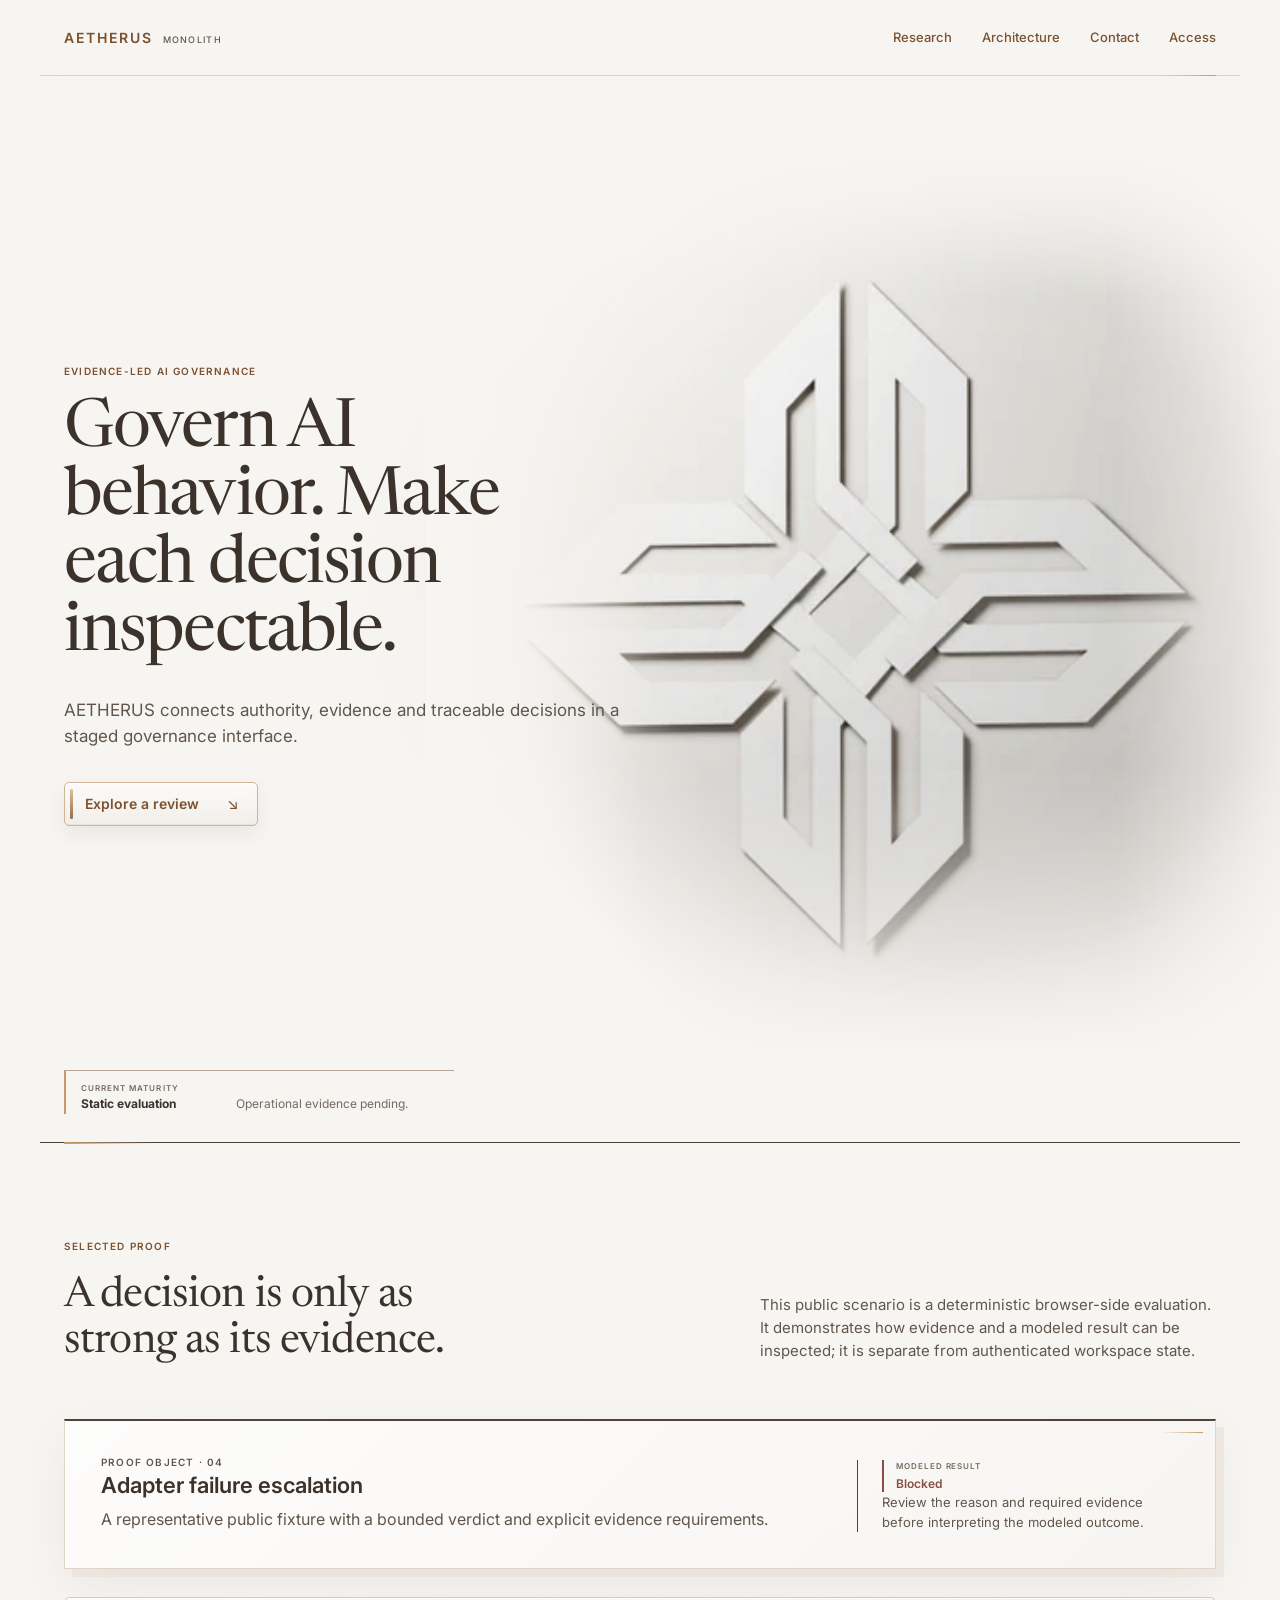
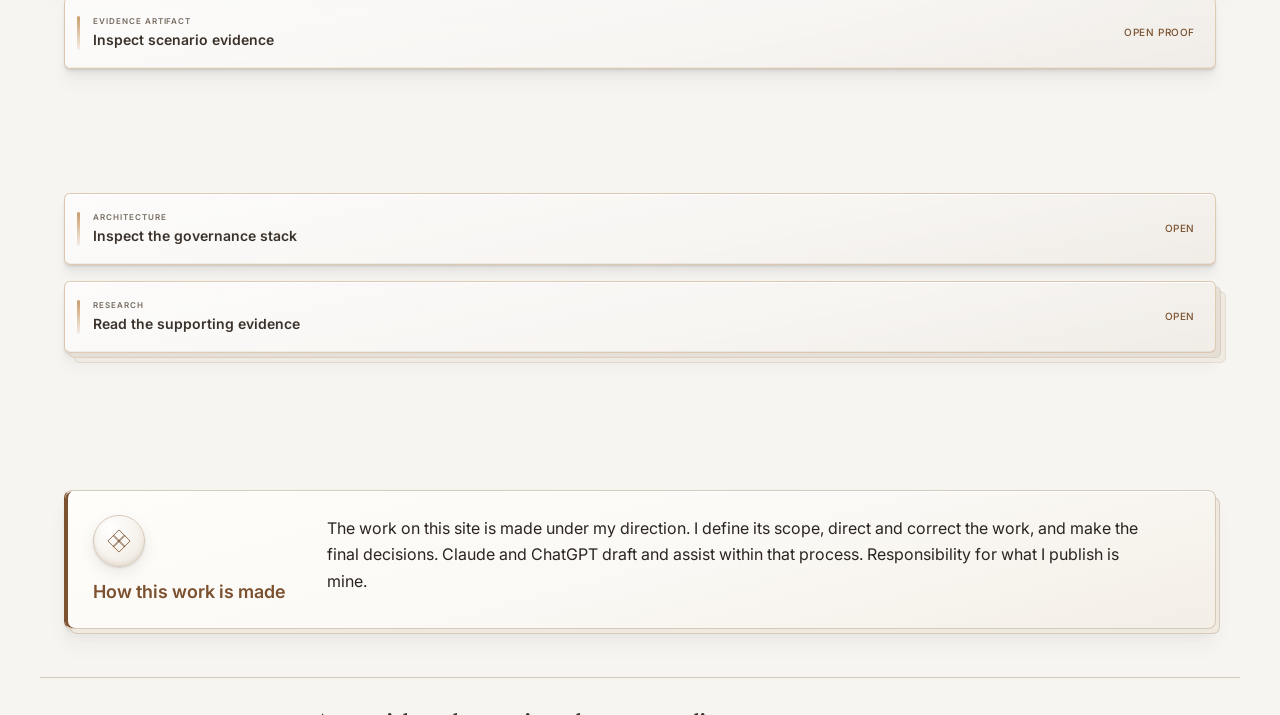
<file: index.html>
<!DOCTYPE html>
<html lang="en" data-design-system="operator">
<head>
  <meta charset="UTF-8">
  <meta name="viewport" content="width=device-width, initial-scale=1.0">
  <title>AETHERUS MONOLITH — Inspectable AI governance</title>
  <meta name="description" content="A staged AETHERUS governance interface for inspectable evidence and traceable decisions.">
  <link rel="icon" href="data:,">
  <link rel="preconnect" href="https://fonts.googleapis.com">
  <link rel="preconnect" href="https://fonts.gstatic.com" crossorigin>
  <link href="https://fonts.googleapis.com/css2?family=Inter:wght@400;500;600&amp;family=Newsreader:opsz,wght@6..72,400;6..72,450&amp;display=swap" rel="stylesheet">
  <link rel="stylesheet" href="css/style.css">
  <link rel="stylesheet" href="css/operator-system.css?v=operator-v7">
  <link rel="stylesheet" href="css/operator-surfaces.css?v=operator-v13">
  <link rel="stylesheet" href="css/operator-depth.css?v=depth-1">
  <link rel="stylesheet" href="/css/work-method.css">
</head>
<body class="operator-page operator-public">
  <header class="operator-header" role="banner">
    <a class="operator-wordmark" href="#top" aria-label="AETHERUS MONOLITH home">
      <span>AETHERUS</span>
      <small>MONOLITH</small>
    </a>
    <nav class="operator-menu__panel" aria-label="Primary navigation">
      <a href="#research">Research</a>
      <a href="#architecture">Architecture</a>
      <a href="#contact">Contact</a>
      <a href="auth-login.html">Access</a>
    </nav>
    <details class="operator-menu">
      <summary>Menu</summary>
      <nav class="operator-menu__mobile-panel" aria-label="Mobile navigation">
        <a href="#research">Research</a>
        <a href="#architecture">Architecture</a>
        <a href="#contact">Contact</a>
        <a href="auth-login.html">Access</a>
      </nav>
    </details>
  </header>

  <main id="top">
    <section class="operator-hero" aria-labelledby="hero-title">
      <div class="operator-hero__copy">
        <p class="operator-eyebrow">Evidence-led AI governance</p>
        <h1 id="hero-title">Govern AI behavior. Make each decision inspectable.</h1>
        <p class="operator-hero__lede">AETHERUS connects authority, evidence and traceable decisions in a staged governance interface.</p>
        <a class="operator-primary-action operator-primary-action--hero" href="#evidence"><span>Explore a review</span><span aria-hidden="true">↘</span></a>
      </div>
      <figure class="operator-identity">
        <picture>
          <source media="(max-width: 640px)" srcset="assets/identity/aetherus-mark-hero-mobile-480.webp 480w, assets/identity/aetherus-mark-hero-mobile-720.webp 720w" sizes="calc(100vw - 32px)">
          <source srcset="assets/identity/aetherus-mark-hero-960.webp 960w, assets/identity/aetherus-mark-hero-1440.webp 1440w" sizes="(min-width: 1200px) 610px, 50vw">
          <img src="assets/identity/aetherus-mark-hero-960.webp" width="960" height="720" alt="A warm porcelain AETHERUS mark with four equal woven arms and an open center" fetchpriority="high">
        </picture>
      </figure>
      <aside class="operator-hero__boundary" aria-label="Evaluation boundary">
        <span>Current maturity</span>
        <strong>Static evaluation</strong>
        <p>Operational evidence pending.</p>
      </aside>
    </section>

    <section class="operator-proof" id="evidence" aria-labelledby="proof-title">
      <header class="operator-section-intro">
        <p class="operator-eyebrow">Selected proof</p>
        <h2 id="proof-title">A decision is only as strong as its evidence.</h2>
        <p>This public scenario is a deterministic browser-side evaluation. It demonstrates how evidence and a modeled result can be inspected; it is separate from authenticated workspace state.</p>
      </header>
      <article class="operator-review operator-proof-preview">
        <div class="operator-review__object">
          <p class="operator-index">Proof object · 04</p>
          <h3>Adapter failure escalation</h3>
          <p>A representative public fixture with a bounded verdict and explicit evidence requirements.</p>
        </div>
        <div class="operator-review__result">
          <span class="operator-result-seal operator-result-seal--blocked"><small>Modeled result</small><strong>Blocked</strong></span>
          <p>Review the reason and required evidence before interpreting the modeled outcome.</p>
        </div>
      </article>
      <details class="operator-disclosure operator-disclosure--evidence">
        <summary><span><small>Evidence artifact</small> Inspect scenario evidence</span><span aria-hidden="true">Open proof</span></summary>
        <div class="operator-disclosure__body">
          <div class="trace-viewer command-deck-mount" id="governance-trace-viewer" role="region" aria-label="Public scenario evidence">
            <div class="proof-object-skeleton" role="status">Deterministic prototype trace loading from local fixtures.</div>
          </div>
        </div>
      </details>
    </section>

    <section class="operator-secondary" aria-label="Architecture and research">
      <details class="operator-disclosure" id="architecture">
        <summary><span><small>Architecture</small> Inspect the governance stack</span><span aria-hidden="true">Open</span></summary>
        <div class="operator-disclosure__body">
          <p class="operator-disclosure__intro">The stack explains the staged governance model. It is not default product navigation or evidence of operational release authority.</p>
          <ol class="operator-stack" aria-label="Governance stack layers">
            <li><button type="button" data-view-node="input-context" data-stage-key="INPUT_FRAME" data-stage-label="Input / Context"><span>01</span><strong>Input / Context</strong><small>Intent, assumptions and constraints</small></button></li>
            <li><button type="button" data-view-node="authority" data-stage-key="AUTHORITY_CHECK" data-stage-label="Authority"><span>02</span><strong>Authority</strong><small>Authority roots and scope</small></button></li>
            <li><button type="button" data-view-node="provenance" data-stage-key="WHOLE_SYSTEM" data-stage-label="Provenance"><span>03</span><strong>Provenance</strong><small>Origin and lineage</small></button></li>
            <li><button type="button" data-view-node="risk-classification" data-stage-key="RISK_CLASSIFICATION" data-stage-label="Risk Classification"><span>04</span><strong>Risk Classification</strong><small>Contextual model-behavior risk</small></button></li>
            <li><button type="button" data-view-node="governance-gates" data-stage-key="GATE_DECISION" data-stage-label="Governance Gates"><span>05</span><strong>Governance Gates</strong><small>Policy evaluation and outcome</small></button></li>
            <li class="operator-stack__group">
              <div class="operator-stack__group-label"><span>06</span><strong>State Chambers</strong><small>Select a contextual outcome path</small></div>
              <div class="operator-stack__chambers">
                <button type="button" data-view-node="state-chambers-freeze" data-stage-key="RECOVERY_PATH" data-stage-label="Freeze Chamber">Freeze</button>
                <button type="button" data-view-node="state-chambers-repair" data-stage-key="RECOVERY_PATH" data-stage-label="Repair Chamber">Repair</button>
                <button type="button" data-view-node="state-chambers-escalate" data-stage-key="RECOVERY_PATH" data-stage-label="Escalate Chamber">Escalate</button>
              </div>
            </li>
            <li><button type="button" data-view-node="audit-layer" data-stage-key="AUDIT_RELEASE" data-stage-label="Audit Layer"><span>07</span><strong>Audit Layer</strong><small>Reviewable record model</small></button></li>
            <li><button type="button" data-view-node="artifact-lineage" data-stage-key="S5" data-stage-label="Artifact Lineage"><span>08</span><strong>Artifact Lineage</strong><small>Artifact and version relations</small></button></li>
            <li><button type="button" data-view-node="release-eligibility" data-stage-key="AUDIT_RELEASE" data-stage-label="Release Eligibility"><span>09</span><strong>Release Eligibility</strong><small>Conditions and constraints</small></button></li>
            <li><button type="button" data-view-node="release-corridor" data-stage-key="AUDIT_RELEASE" data-stage-label="Release Corridor"><span>10</span><strong>Release Corridor</strong><small>Modeled path; no external action</small></button></li>
          </ol>
          <div class="related-evidence-panel" id="pipeline-related-evidence" aria-live="polite">
            <div class="related-evidence-copy"><span>Related evidence</span><strong>Choose a layer</strong><p>Inspect one layer at a time to see its supporting research.</p></div>
            <ul id="related-evidence-list"><li>Evidence links are loaded from local artefact metadata.</li></ul>
          </div>
        </div>
      </details>

      <details class="operator-disclosure" id="research">
        <summary><span><small>Research</small> Read the supporting evidence</span><span aria-hidden="true">Open</span></summary>
        <div class="operator-disclosure__body artifact-surfaces">
          <nav class="operator-research-nav" aria-label="Research collection">
            <a href="#research-library">Evidence library</a>
            <a href="the-apologetic-authority/">The Apologetic Authority</a>
          </nav>
          <a class="operator-publication-object" href="the-apologetic-authority/" aria-labelledby="taa-object-title">
            <span class="operator-publication-object__folio">AETHERUS Research · Monograph 01</span>
            <span class="operator-publication-object__body">
              <small>Corrected final manuscript · v1.0.2</small>
              <strong id="taa-object-title">The Apologetic Authority</strong>
              <span>A Structural Critique of Anthropic's Constitution for Claude</span>
            </span>
            <span class="operator-publication-object__meta"><span>Page count pending PDF integration · A4</span><span>Open publication ↗</span></span>
          </a>
          <div class="operator-research-library" id="research-library">
            <section><h3>Architecture &amp; Governance</h3><div class="docs-grid" id="docs-governance"></div><div class="doc-detail-panel" id="detail-governance" tabindex="-1" aria-live="polite"></div></section>
            <section><h3>Pipeline Methodology</h3><div class="docs-grid" id="docs-pipeline"></div><div class="doc-detail-panel" id="detail-pipeline" tabindex="-1" aria-live="polite"></div></section>
            <section><h3>Artefact Evidence</h3><div class="docs-grid" id="docs-artifacts"></div><div class="doc-detail-panel" id="detail-artifacts" tabindex="-1" aria-live="polite"></div></section>
          </div>
        </div>
      </details>
    </section>
    <section class="work-method" id="how-this-work-is-made" aria-labelledby="work-method-title">
      <div class="notice-heading"><svg class="method-mark" viewBox="0 0 48 48" fill="none" stroke="currentColor" stroke-width="1.4" aria-hidden="true" focusable="false"><path d="M24 5 34 15 24 25 14 15Z M43 24 33 34 23 24 33 14Z M24 43 14 33 24 23 34 33Z M5 24 15 14 25 24 15 34Z"/></svg><h2 id="work-method-title">How this work is made</h2></div>
      <p>The work on this site is made under my direction. I define its scope, direct and correct the work, and make the final decisions. Claude and ChatGPT draft and assist within that process. Responsibility for what I publish is mine.</p>
    </section>
  </main>

  <footer class="operator-footer" id="contact">
    <section class="operator-contact" aria-labelledby="contact-title">
      <p class="operator-eyebrow">Direct correspondence</p>
      <h2 id="contact-title">A considered question deserves a direct route.</h2>
      <p>For AETHERUS research and governance enquiries, write to the project directly.</p>
      <a class="operator-contact__address" href="mailto:contact@camilocarlone.com"><span>contact@camilocarlone.com</span><span>Open correspondence ↗</span></a>
    </section>

    <div class="operator-footer__boundary">
      <p>AETHERUS MONOLITH</p>
      <p>Static evaluation. Operational evidence and release authority remain outside this public surface.</p>
    </div>
  </footer>

  <script defer src="js/pipeline.js"></script>
  <script defer src="js/docs.js"></script>
  <script defer src="js/governance-engine.js"></script>
  <script defer src="js/trace-viewer.js?v=operator-proof-1"></script>
  <script defer src="js/operator-navigation.js?v=operator-nav-1"></script>
  <script defer src="js/operator-depth.js?v=depth-1"></script>
</body>
</html>
</file>
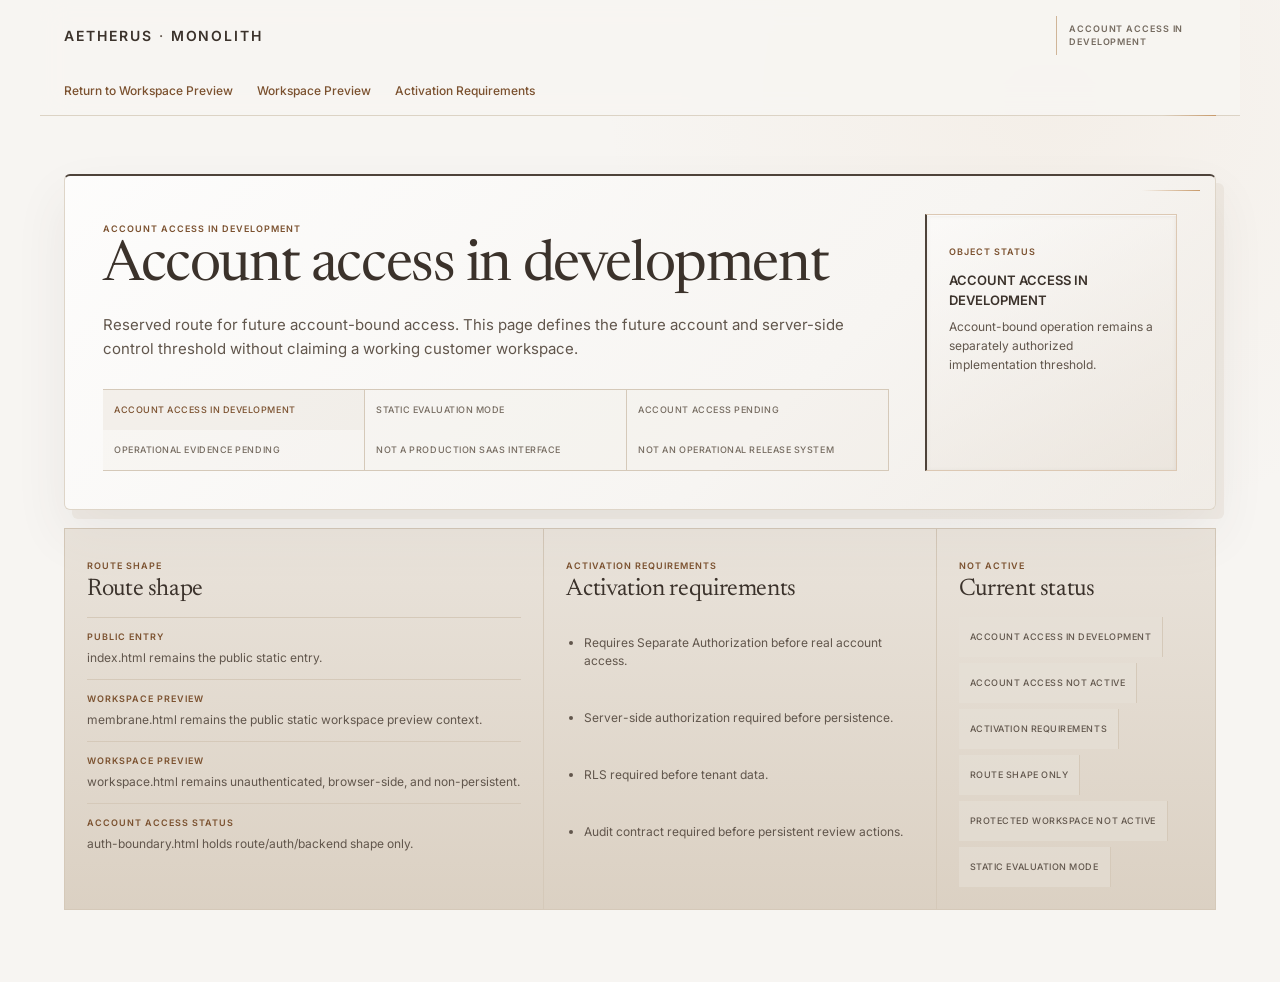
<file: auth-boundary.html>
<!DOCTYPE html>
<html lang="en" data-design-system="operator">
<head>
  <meta charset="UTF-8">
  <meta name="viewport" content="width=device-width, initial-scale=1.0">
  <title>Account Access in Development - AETHERUS MONOLITH</title>
  <link rel="icon" href="data:,">
  <link rel="preconnect" href="https://fonts.googleapis.com">
  <link rel="preconnect" href="https://fonts.gstatic.com" crossorigin>
  <link href="https://fonts.googleapis.com/css2?family=Inter:wght@300;400;500;600&amp;family=Newsreader:opsz,wght@6..72,400;6..72,450&amp;display=swap" rel="stylesheet">
  <link rel="stylesheet" href="css/style.css">
  <link rel="stylesheet" href="css/operator-system.css?v=operator-v7">
  <link rel="stylesheet" href="css/operator-legacy-coherence.css?v=operator-v5">
  <link rel="stylesheet" href="/css/work-method.css">
</head>
<body class="operator-page auth-boundary-page">
  <div class="scan-line" aria-hidden="true"></div>

  <header class="site-header" role="banner">
    <a href="index.html" class="brand-lockup" aria-label="AETHERUS MONOLITH home">
      <span class="brand-mark" aria-hidden="true"></span>
      <span class="brand-copy">
        <span class="brand-name">AETHERUS <b>&middot;</b> MONOLITH</span>
        <span class="brand-subtitle">AI Governance &amp; Model-Behavior Risk Architecture</span>
      </span>
    </a>
    <nav class="site-nav" aria-label="Account access navigation">
      <a href="workspace.html">Return to Workspace Preview</a>
      <a href="membrane.html">Workspace Preview</a>
      <a href="#auth-boundary-checklist">Activation Requirements</a>
    </nav>
    <span class="interface-chip">Account Access in Development</span>
  </header>

  <main class="auth-boundary-shell" aria-labelledby="auth-boundary-title">
    <section class="auth-boundary-hero panel-frame">
      <div>
        <span class="panel-kicker">Account Access in Development</span>
        <h1 id="auth-boundary-title">Account access in development</h1>
        <p class="auth-boundary-lede">
          Reserved route for future account-bound access. This page defines the
          future account and server-side control threshold without claiming a
          working customer workspace.
        </p>
        <div class="auth-boundary-status-strip" aria-label="Account access inactive status">
          <span>Account access in development</span>
          <span>Static evaluation mode</span>
          <span>Account access pending</span>
          <span>Operational evidence pending</span>
          <span>Not a production SaaS interface</span>
          <span>Not an operational release system</span>
        </div>
      </div>

      <aside class="auth-boundary-card" aria-label="Account access current status">
        <span class="section-kicker">Object Status</span>
        <strong>Account access in development</strong>
        <p>
          Account-bound operation remains a separately authorized implementation
          threshold.
        </p>
      </aside>
    </section>

    <section class="auth-boundary-grid" id="auth-boundary-checklist" aria-label="Account access activation checklist">
      <article class="auth-boundary-panel panel-frame">
        <span class="section-kicker">Route Shape</span>
        <h2>Route shape</h2>
        <dl>
          <div>
            <dt>Public entry</dt>
            <dd>index.html remains the public static entry.</dd>
          </div>
          <div>
            <dt>Workspace preview</dt>
            <dd>membrane.html remains the public static workspace preview context.</dd>
          </div>
          <div>
            <dt>Workspace preview</dt>
            <dd>workspace.html remains unauthenticated, browser-side, and non-persistent.</dd>
          </div>
          <div>
            <dt>Account access status</dt>
            <dd>auth-boundary.html holds route/auth/backend shape only.</dd>
          </div>
        </dl>
      </article>

      <article class="auth-boundary-panel panel-frame">
        <span class="section-kicker">Activation Requirements</span>
        <h2>Activation requirements</h2>
        <ul class="auth-boundary-list">
          <li>Requires Separate Authorization before real account access.</li>
          <li>Server-side authorization required before persistence.</li>
          <li>RLS required before tenant data.</li>
          <li>Audit contract required before persistent review actions.</li>
        </ul>
      </article>

      <article class="auth-boundary-panel panel-frame">
        <span class="section-kicker">Not Active</span>
        <h2>Current status</h2>
        <div class="auth-boundary-chip-grid" aria-label="Inactive capability list">
          <span>Account access in development</span>
          <span>Account access not active</span>
          <span>Activation requirements</span>
          <span>Route shape only</span>
          <span>Protected workspace not active</span>
          <span>Static Evaluation Mode</span>
        </div>
      </article>
    </section>
  </main>
</body>
</html>
</file>
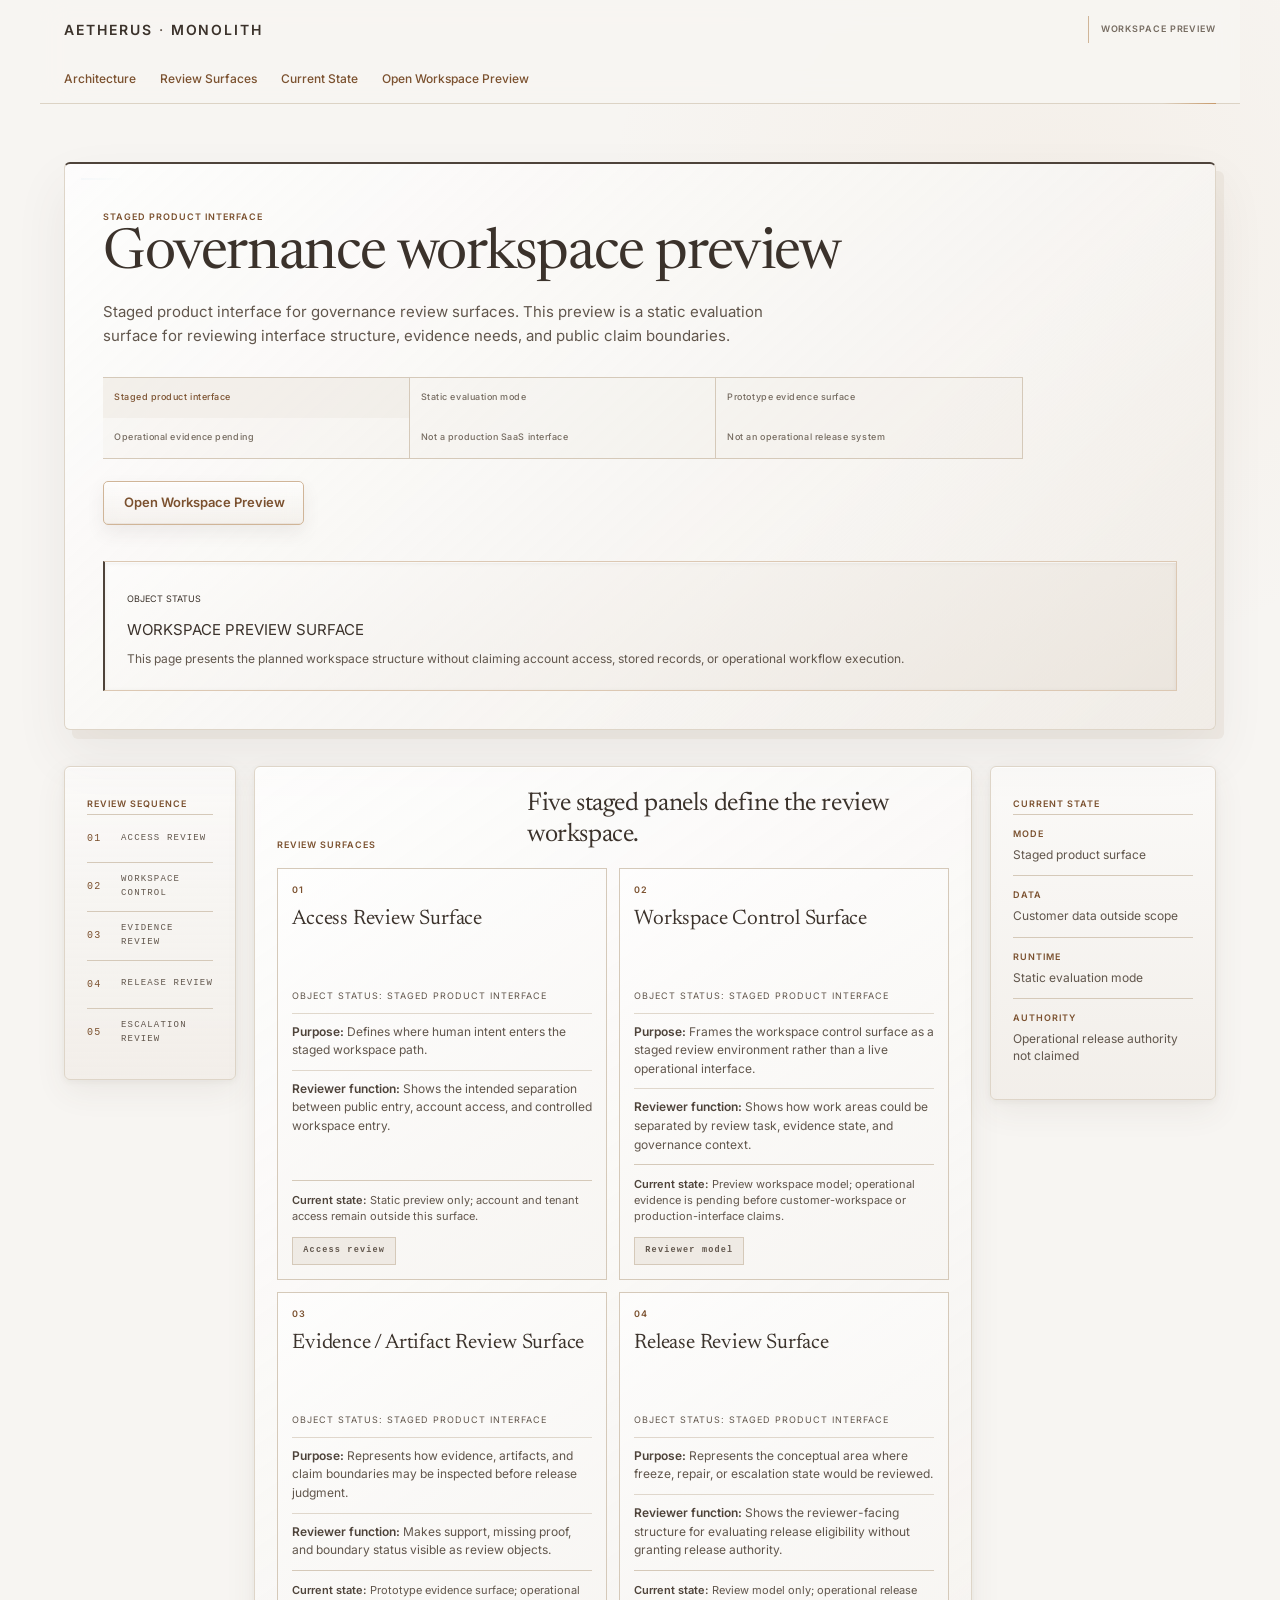
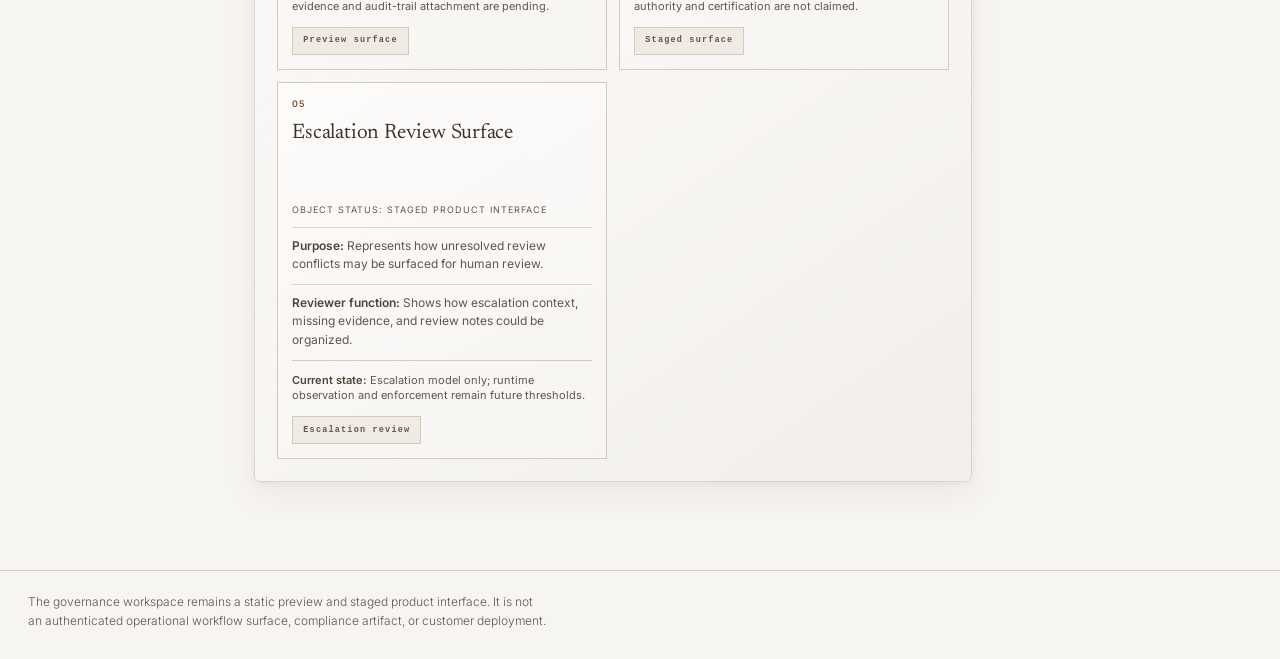
<file: membrane.html>
<!DOCTYPE html>
<html lang="en" data-design-system="operator">
<head>
  <meta charset="UTF-8">
  <meta name="viewport" content="width=device-width, initial-scale=1.0">
  <title>Governance Workspace Preview - AETHERUS MONOLITH</title>
  <link rel="icon" href="data:,">
  <link rel="preconnect" href="https://fonts.googleapis.com">
  <link rel="preconnect" href="https://fonts.gstatic.com" crossorigin>
  <link href="https://fonts.googleapis.com/css2?family=Inter:wght@300;400;500;600&amp;family=Newsreader:opsz,wght@6..72,400;6..72,450&amp;display=swap" rel="stylesheet">
  <link rel="stylesheet" href="css/style.css">
  <link rel="stylesheet" href="css/operator-system.css?v=operator-v7">
  <link rel="stylesheet" href="css/operator-legacy-coherence.css?v=operator-v5">
  <link rel="stylesheet" href="/css/work-method.css">
</head>
<body class="operator-page membrane-page">
  <div class="scan-line" aria-hidden="true"></div>

  <header class="site-header" role="banner">
    <a href="index.html" class="brand-lockup" aria-label="AETHERUS MONOLITH home">
      <span class="brand-mark" aria-hidden="true"></span>
      <span class="brand-copy">
        <span class="brand-name">AETHERUS <b>&middot;</b> MONOLITH</span>
        <span class="brand-subtitle">AI Governance &amp; Model-Behavior Risk Architecture</span>
      </span>
    </a>
    <nav class="site-nav" aria-label="Workspace preview navigation">
      <a href="index.html#architecture">Architecture</a>
      <a href="#membrane-surfaces">Review Surfaces</a>
      <a href="#membrane-boundary">Current State</a>
      <a href="workspace.html">Open Workspace Preview</a>
    </nav>
    <span class="interface-chip">Workspace Preview</span>
  </header>

  <main class="membrane-shell" aria-labelledby="membrane-title">
    <section class="membrane-hero panel-frame">
      <div class="membrane-hero-copy">
        <span class="panel-kicker">Staged Product Interface</span>
        <h1 id="membrane-title">Governance workspace preview</h1>
        <p class="membrane-lede">
          Staged product interface for governance review surfaces.
          This preview is a static evaluation surface for reviewing interface structure,
          evidence needs, and public claim boundaries.
        </p>
        <div class="membrane-status-strip" aria-label="Workspace preview current state">
          <span>Staged product interface</span>
          <span>Static evaluation mode</span>
          <span>Prototype evidence surface</span>
          <span>Operational evidence pending</span>
          <span>Not a production SaaS interface</span>
          <span>Not an operational release system</span>
        </div>
        <a class="membrane-entry-link" href="workspace.html">Open Workspace Preview</a>
      </div>

      <aside class="membrane-boundary-card" id="membrane-boundary" aria-label="Workspace preview current state">
        <span>Object Status</span>
        <strong>Workspace preview surface</strong>
        <p>
          This page presents the planned workspace structure without claiming
          account access, stored records, or operational workflow execution.
        </p>
      </aside>
    </section>

    <section class="membrane-layout" aria-label="Workspace preview structure">
      <aside class="membrane-rail panel-frame" aria-label="Static review sequence">
        <span class="section-kicker">Review Sequence</span>
        <ol>
          <li>Access Review</li>
          <li>Workspace Control</li>
          <li>Evidence Review</li>
          <li>Release Review</li>
          <li>Escalation Review</li>
        </ol>
      </aside>

      <section class="membrane-canvas panel-frame" id="membrane-surfaces" aria-labelledby="membrane-surfaces-title">
        <div class="membrane-canvas-header">
          <span class="section-kicker">Review Surfaces</span>
          <h2 id="membrane-surfaces-title">Five staged panels define the review workspace.</h2>
        </div>

        <div class="membrane-surface-grid">
          <article class="membrane-surface-card access">
            <span class="membrane-card-index">01</span>
            <h3>Access Review Surface</h3>
            <p class="membrane-object-status">Object status: Staged product interface</p>
            <p class="membrane-card-field"><strong>Purpose:</strong> Defines where human intent enters the staged workspace path.</p>
            <p class="membrane-card-field"><strong>Reviewer function:</strong> Shows the intended separation between public entry, account access, and controlled workspace entry.</p>
            <small><strong>Current state:</strong> Static preview only; account and tenant access remain outside this surface.</small>
            <span class="membrane-static-label">Access review</span>
          </article>

          <article class="membrane-surface-card workspace">
            <span class="membrane-card-index">02</span>
            <h3>Workspace Control Surface</h3>
            <p class="membrane-object-status">Object status: Staged product interface</p>
            <p class="membrane-card-field"><strong>Purpose:</strong> Frames the workspace control surface as a staged review environment rather than a live operational interface.</p>
            <p class="membrane-card-field"><strong>Reviewer function:</strong> Shows how work areas could be separated by review task, evidence state, and governance context.</p>
            <small><strong>Current state:</strong> Preview workspace model; operational evidence is pending before customer-workspace or production-interface claims.</small>
            <span class="membrane-static-label">Reviewer model</span>
          </article>

          <article class="membrane-surface-card evidence">
            <span class="membrane-card-index">03</span>
            <h3>Evidence / Artifact Review Surface</h3>
            <p class="membrane-object-status">Object status: Staged product interface</p>
            <p class="membrane-card-field"><strong>Purpose:</strong> Represents how evidence, artifacts, and claim boundaries may be inspected before release judgment.</p>
            <p class="membrane-card-field"><strong>Reviewer function:</strong> Makes support, missing proof, and boundary status visible as review objects.</p>
            <small><strong>Current state:</strong> Prototype evidence surface; operational evidence and audit-trail attachment are pending.</small>
            <span class="membrane-static-label">Preview surface</span>
          </article>

          <article class="membrane-surface-card release">
            <span class="membrane-card-index">04</span>
            <h3>Release Review Surface</h3>
            <p class="membrane-object-status">Object status: Staged product interface</p>
            <p class="membrane-card-field"><strong>Purpose:</strong> Represents the conceptual area where freeze, repair, or escalation state would be reviewed.</p>
            <p class="membrane-card-field"><strong>Reviewer function:</strong> Shows the reviewer-facing structure for evaluating release eligibility without granting release authority.</p>
            <small><strong>Current state:</strong> Review model only; operational release authority and certification are not claimed.</small>
            <span class="membrane-static-label">Staged surface</span>
          </article>

          <article class="membrane-surface-card escalation">
            <span class="membrane-card-index">05</span>
            <h3>Escalation Review Surface</h3>
            <p class="membrane-object-status">Object status: Staged product interface</p>
            <p class="membrane-card-field"><strong>Purpose:</strong> Represents how unresolved review conflicts may be surfaced for human review.</p>
            <p class="membrane-card-field"><strong>Reviewer function:</strong> Shows how escalation context, missing evidence, and review notes could be organized.</p>
            <small><strong>Current state:</strong> Escalation model only; runtime observation and enforcement remain future thresholds.</small>
            <span class="membrane-static-label">Escalation review</span>
          </article>
        </div>
      </section>

      <aside class="membrane-inspector panel-frame" aria-label="Current state inspector">
        <span class="section-kicker">Current State</span>
        <dl>
          <div>
            <dt>Mode</dt>
            <dd>Staged product surface</dd>
          </div>
          <div>
            <dt>Data</dt>
            <dd>Customer data outside scope</dd>
          </div>
          <div>
            <dt>Runtime</dt>
            <dd>Static evaluation mode</dd>
          </div>
          <div>
            <dt>Authority</dt>
            <dd>Operational release authority not claimed</dd>
          </div>
        </dl>
      </aside>
    </section>
  </main>

  <footer class="footer-status" role="contentinfo">
    <div class="footer-statement">
      <span class="brand-mark small" aria-hidden="true"></span>
      <p>
        The governance workspace remains a static preview and staged product interface.
        It is not an authenticated operational workflow surface, compliance artifact,
        or customer deployment.
      </p>
    </div>
  </footer>
</body>
</html>
</file>
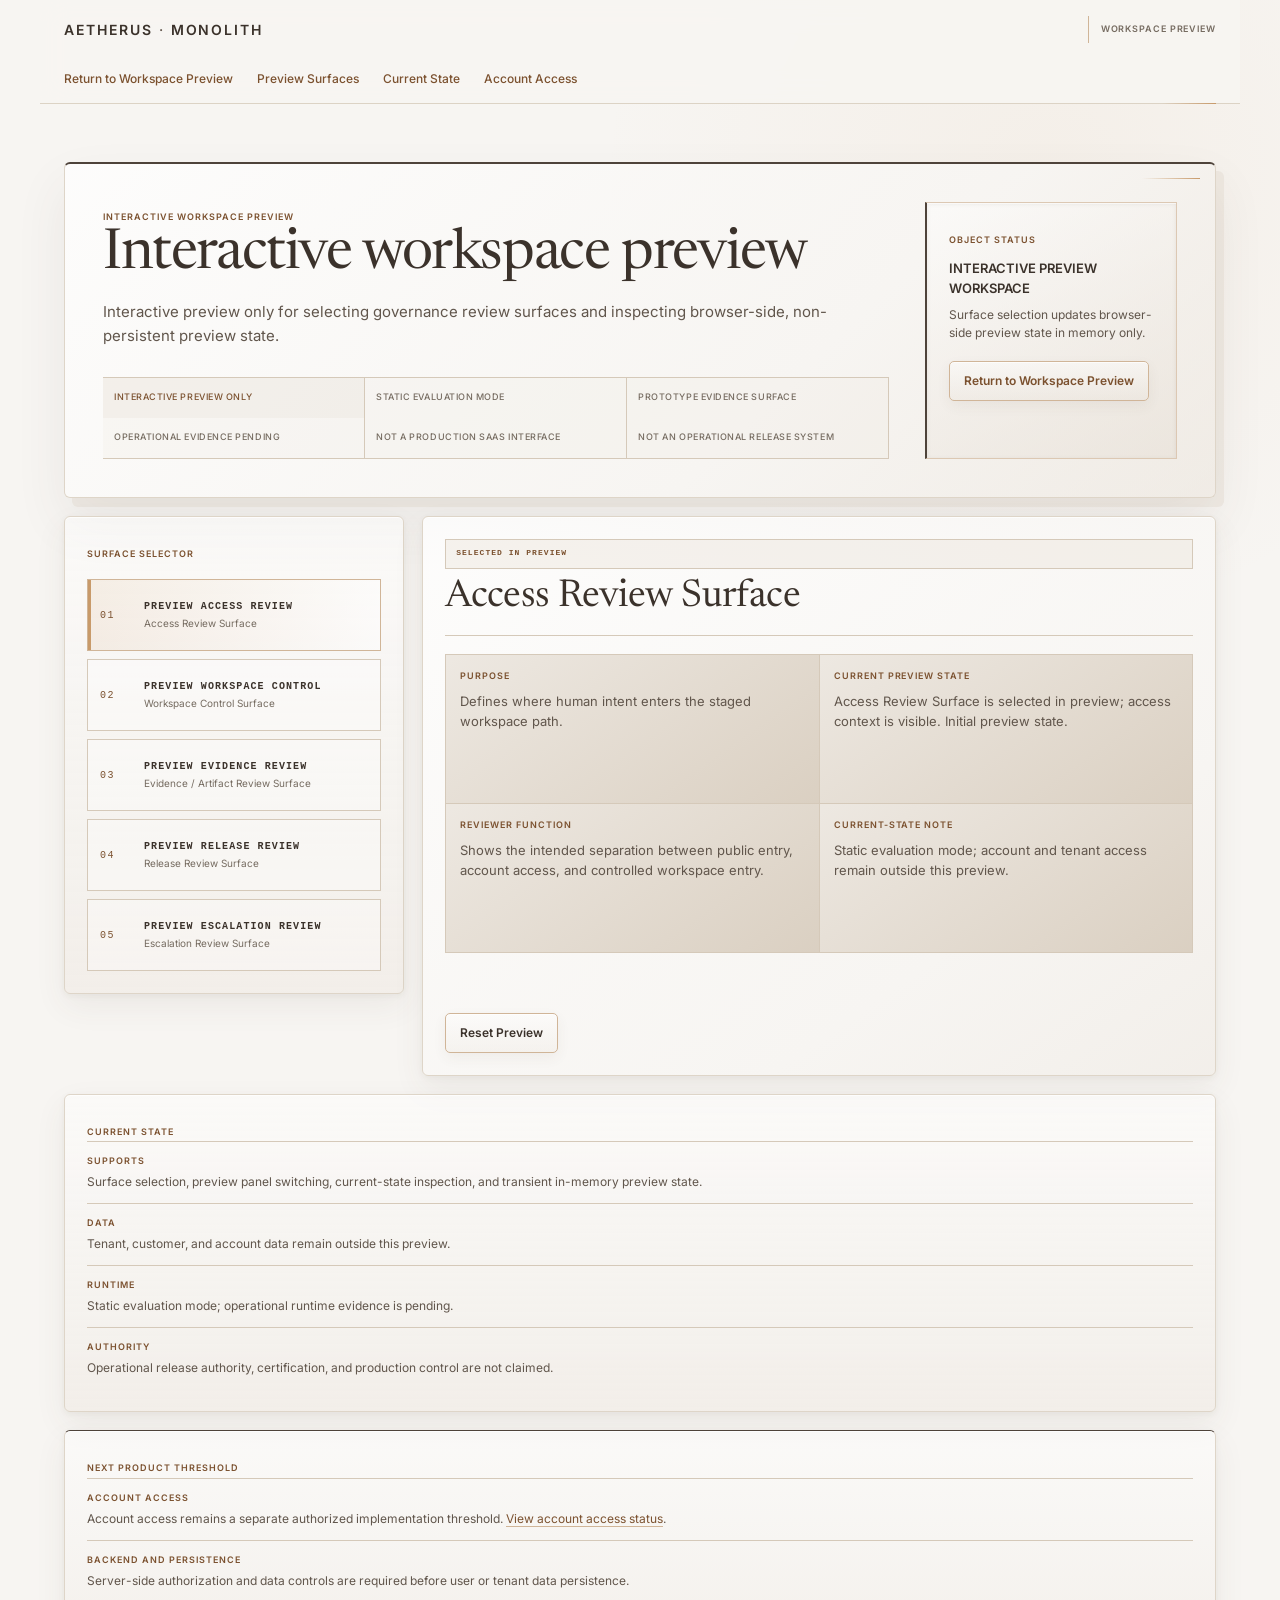
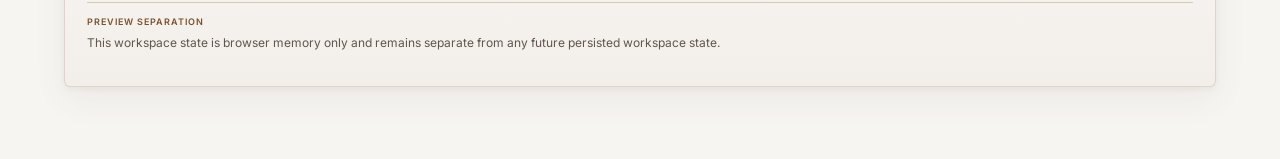
<file: workspace.html>
<!DOCTYPE html>
<html lang="en" data-design-system="operator">
<head>
  <meta charset="UTF-8">
  <meta name="viewport" content="width=device-width, initial-scale=1.0">
  <title>Interactive Workspace Preview - AETHERUS MONOLITH</title>
  <link rel="icon" href="data:,">
  <link rel="preconnect" href="https://fonts.googleapis.com">
  <link rel="preconnect" href="https://fonts.gstatic.com" crossorigin>
  <link href="https://fonts.googleapis.com/css2?family=Inter:wght@300;400;500;600&amp;family=Newsreader:opsz,wght@6..72,400;6..72,450&amp;display=swap" rel="stylesheet">
  <link rel="stylesheet" href="css/style.css">
  <link rel="stylesheet" href="css/operator-system.css?v=operator-v7">
  <link rel="stylesheet" href="css/operator-legacy-coherence.css?v=operator-v5">
  <script src="js/preview-workspace.js" defer></script>
  <link rel="stylesheet" href="/css/work-method.css">
</head>
<body class="operator-page workspace-page">
  <div class="scan-line" aria-hidden="true"></div>

  <header class="site-header" role="banner">
    <a href="index.html" class="brand-lockup" aria-label="AETHERUS MONOLITH home">
      <span class="brand-mark" aria-hidden="true"></span>
      <span class="brand-copy">
        <span class="brand-name">AETHERUS <b>&middot;</b> MONOLITH</span>
        <span class="brand-subtitle">AI Governance &amp; Model-Behavior Risk Architecture</span>
      </span>
    </a>
    <nav class="site-nav" aria-label="Preview workspace navigation">
      <a href="membrane.html">Return to Workspace Preview</a>
      <a href="#workspace-surfaces">Preview Surfaces</a>
      <a href="#workspace-boundary">Current State</a>
      <a href="auth-boundary.html">Account Access</a>
    </nav>
    <span class="interface-chip">Workspace Preview</span>
  </header>

  <main class="workspace-shell" aria-labelledby="workspace-title">
    <section class="workspace-hero panel-frame">
      <div>
        <span class="panel-kicker">Interactive Workspace Preview</span>
        <h1 id="workspace-title">Interactive workspace preview</h1>
        <p class="workspace-lede">
          Interactive preview only for selecting governance review surfaces and inspecting
          browser-side, non-persistent preview state.
        </p>
        <div class="workspace-status-strip" aria-label="Preview workspace current state">
          <span>Interactive preview only</span>
          <span>Static evaluation mode</span>
          <span>Prototype evidence surface</span>
          <span>Operational evidence pending</span>
          <span>Not a production SaaS interface</span>
          <span>Not an operational release system</span>
        </div>
      </div>

      <aside class="workspace-birth-card" aria-label="Workspace preview status">
        <span class="section-kicker">Object Status</span>
        <strong>Interactive preview workspace</strong>
        <p>
          Surface selection updates browser-side preview state in memory only.
        </p>
        <a class="workspace-return-link" href="membrane.html">Return to Workspace Preview</a>
      </aside>
    </section>

    <section class="workspace-grid" id="workspace-surfaces" aria-label="Interactive workspace preview">
      <aside class="workspace-selector panel-frame" aria-label="Surface selector">
        <span class="section-kicker">Surface Selector</span>
        <div class="workspace-selector-list" data-workspace-selector></div>
      </aside>

      <section class="workspace-preview-panel panel-frame" aria-live="polite" aria-labelledby="workspace-panel-title">
        <div class="workspace-preview-header">
          <span class="workspace-preview-state" data-preview-status>available for preview</span>
          <h2 id="workspace-panel-title" data-preview-title>Access Review Surface</h2>
        </div>

        <div class="workspace-preview-body">
          <article class="workspace-preview-field">
            <strong>Purpose</strong>
            <p data-preview-purpose></p>
          </article>
          <article class="workspace-preview-field">
            <strong>Current preview state</strong>
            <p data-preview-state></p>
          </article>
          <article class="workspace-preview-field">
            <strong>Reviewer function</strong>
            <p data-preview-reviewer></p>
          </article>
          <article class="workspace-preview-field">
            <strong>Current-state note</strong>
            <p data-preview-boundary></p>
          </article>
        </div>

        <button class="workspace-reset" type="button" data-preview-reset>Reset Preview</button>
      </section>

      <aside class="workspace-boundary-panel panel-frame" id="workspace-boundary" aria-label="Workspace current state inspector">
        <span class="section-kicker">Current State</span>
        <dl>
          <div>
            <dt>Supports</dt>
            <dd>Surface selection, preview panel switching, current-state inspection, and transient in-memory preview state.</dd>
          </div>
          <div>
            <dt>Data</dt>
            <dd>Tenant, customer, and account data remain outside this preview.</dd>
          </div>
          <div>
            <dt>Runtime</dt>
            <dd>Static evaluation mode; operational runtime evidence is pending.</dd>
          </div>
          <div>
            <dt>Authority</dt>
            <dd>Operational release authority, certification, and production control are not claimed.</dd>
          </div>
        </dl>
      </aside>
    </section>

    <section class="workspace-next-panel panel-frame" aria-label="Next product threshold">
      <span class="section-kicker">Next Product Threshold</span>
      <dl>
        <div>
          <dt>Account access</dt>
          <dd>Account access remains a separate authorized implementation threshold. <a class="workspace-inline-link" href="auth-boundary.html">View account access status</a>.</dd>
        </div>
        <div>
          <dt>Backend and persistence</dt>
          <dd>Server-side authorization and data controls are required before user or tenant data persistence.</dd>
        </div>
        <div>
          <dt>Preview separation</dt>
          <dd>This workspace state is browser memory only and remains separate from any future persisted workspace state.</dd>
        </div>
      </dl>
    </section>
  </main>
</body>
</html>
</file>
<file: css/style.css>
/* AETHERUS MONOLITH v2 - Governance Stack Cutaway */

:root {
  --bg: #030910;
  --bg-2: #06111a;
  --panel: rgba(5, 16, 24, 0.78);
  --panel-strong: rgba(8, 22, 32, 0.92);
  --line: rgba(126, 176, 195, 0.2);
  --line-strong: rgba(153, 207, 226, 0.38);
  --line-faint: rgba(153, 207, 226, 0.11);
  --text: #dce8ee;
  --muted: rgba(220, 232, 238, 0.64);
  --ghost: rgba(220, 232, 238, 0.38);
  --blue: #18bff5;
  --blue-soft: rgba(24, 191, 245, 0.14);
  --amber: #c98521;
  --amber-soft: rgba(201, 133, 33, 0.16);
  --green: #99b83a;
  --red: #e45f48;
  --mono: "SF Mono", "Fira Code", "IBM Plex Mono", Consolas, monospace;
  --sans: "Inter", "Helvetica Neue", Arial, sans-serif;
  --display: "Helvetica Neue", Arial, sans-serif;
  --shadow: 0 24px 80px rgba(0, 0, 0, 0.42);
}

*, *::before, *::after {
  box-sizing: border-box;
}

html {
  scroll-behavior: smooth;
}

body {
  margin: 0;
  min-height: 100vh;
  background:
    radial-gradient(circle at 48% 16%, rgba(24, 191, 245, 0.12), transparent 34rem),
    radial-gradient(circle at 74% 58%, rgba(201, 133, 33, 0.08), transparent 30rem),
    linear-gradient(135deg, #02070d 0%, #04111a 45%, #02070d 100%);
  color: var(--text);
  font-family: var(--sans);
  font-size: 14px;
  line-height: 1.62;
  overflow-x: hidden;
}

body::before {
  content: "";
  position: fixed;
  inset: 0;
  pointer-events: none;
  z-index: 0;
  background-image:
    linear-gradient(rgba(153, 207, 226, 0.035) 1px, transparent 1px),
    linear-gradient(90deg, rgba(153, 207, 226, 0.03) 1px, transparent 1px);
  background-size: 38px 38px;
  mask-image: radial-gradient(circle at 50% 30%, black, transparent 78%);
}

body::after {
  content: "";
  position: fixed;
  inset: 0;
  z-index: 0;
  pointer-events: none;
  background: linear-gradient(180deg, transparent, rgba(0, 0, 0, 0.22));
}

a {
  color: inherit;
}

button {
  font: inherit;
}

:focus:not(:focus-visible) {
  outline: none;
}

:focus-visible {
  outline: 1px solid rgba(24, 191, 245, 0.78);
  outline-offset: 4px;
  box-shadow: 0 0 0 4px rgba(24, 191, 245, 0.1);
}

.sr-only {
  position: absolute;
  width: 1px;
  height: 1px;
  padding: 0;
  margin: -1px;
  overflow: hidden;
  clip: rect(0, 0, 0, 0);
  white-space: nowrap;
  border: 0;
}

.scan-line {
  position: fixed;
  left: 0;
  right: 0;
  top: 0;
  height: 1px;
  z-index: 20;
  pointer-events: none;
  background: linear-gradient(90deg, transparent, rgba(24, 191, 245, 0.22), transparent);
  animation: scan 14s linear infinite;
}

@keyframes scan {
  0% { transform: translateY(-20vh); opacity: 0; }
  14% { opacity: 1; }
  90% { opacity: 0.4; }
  100% { transform: translateY(120vh); opacity: 0; }
}

.site-header,
main,
.footer-status {
  position: relative;
  z-index: 1;
}

.site-header {
  min-height: 72px;
  display: grid;
  grid-template-columns: minmax(250px, 1fr) auto minmax(160px, 0.42fr);
  align-items: center;
  gap: 20px;
  padding: 14px clamp(16px, 2.3vw, 28px);
  border-bottom: 1px solid var(--line-faint);
  background:
    linear-gradient(90deg, rgba(2, 7, 12, 0.88), rgba(4, 13, 20, 0.72), rgba(2, 7, 12, 0.88));
  backdrop-filter: blur(18px);
}

.brand-lockup {
  display: inline-grid;
  grid-template-columns: auto 1fr;
  align-items: center;
  gap: 14px;
  text-decoration: none;
}

.brand-mark {
  width: 36px;
  height: 48px;
  position: relative;
  display: inline-block;
  border: 1px solid rgba(220, 232, 238, 0.62);
  clip-path: polygon(50% 0, 93% 35%, 76% 100%, 24% 100%, 7% 35%);
  background:
    linear-gradient(120deg, transparent 46%, rgba(220, 232, 238, 0.48) 47%, transparent 49%),
    linear-gradient(60deg, transparent 46%, rgba(24, 191, 245, 0.32) 47%, transparent 49%);
}

.brand-mark::before,
.brand-mark::after {
  content: "";
  position: absolute;
  inset: 7px 12px;
  border-left: 1px solid rgba(220, 232, 238, 0.5);
  border-right: 1px solid rgba(24, 191, 245, 0.35);
  transform: skewY(-18deg);
}

.brand-mark.small {
  width: 32px;
  height: 42px;
  flex: 0 0 auto;
}

.brand-copy {
  display: grid;
  gap: 4px;
}

.brand-name {
  font-family: var(--display);
  font-size: clamp(15px, 1.35vw, 21px);
  font-weight: 200;
  letter-spacing: 0.34em;
  text-transform: uppercase;
  white-space: nowrap;
}

.brand-name b {
  color: var(--blue);
  font-weight: 400;
}

.brand-subtitle {
  color: var(--ghost);
  font-family: var(--mono);
  font-size: 9px;
  letter-spacing: 0.14em;
  text-transform: uppercase;
}

.site-nav {
  display: flex;
  align-items: center;
  justify-content: center;
  gap: clamp(14px, 1.6vw, 26px);
}

.site-nav a,
.nav-dropdown-trigger,
.interface-chip,
.panel-kicker,
.section-kicker {
  font-family: var(--mono);
  font-size: 9.5px;
  font-weight: 600;
  letter-spacing: 0.22em;
  text-transform: uppercase;
}

.site-nav a,
.nav-dropdown-trigger {
  color: rgba(220, 232, 238, 0.58);
  text-decoration: none;
}

.nav-dropdown-trigger {
  display: inline-flex;
  align-items: center;
  min-height: 24px;
  padding: 0;
  color: rgba(220, 232, 238, 0.58);
  appearance: none;
  -webkit-appearance: none;
  border: 0;
  border-radius: 0;
  background: transparent;
  box-shadow: none;
  cursor: pointer;
}

.site-nav a:hover,
.nav-dropdown-trigger:hover,
.nav-item--has-dropdown:focus-within .nav-dropdown-trigger {
  color: var(--text);
}

.nav-item--has-dropdown {
  position: relative;
  display: inline-flex;
  align-items: center;
}

.nav-dropdown-panel {
  position: absolute;
  top: calc(100% + 14px);
  left: 50%;
  z-index: 40;
  min-width: 230px;
  padding: 10px;
  border: 1px solid rgba(153, 207, 226, 0.22);
  background:
    linear-gradient(180deg, rgba(8, 22, 32, 0.98), rgba(3, 9, 14, 0.98));
  box-shadow: var(--shadow);
  opacity: 0;
  pointer-events: none;
  transform: translate(-50%, -4px);
  transition: opacity 160ms ease, transform 160ms ease;
}

.nav-dropdown-panel::before {
  content: "";
  position: absolute;
  left: 0;
  right: 0;
  top: -15px;
  height: 15px;
}

.nav-item--has-dropdown:hover .nav-dropdown-panel,
.nav-item--has-dropdown:focus-within .nav-dropdown-panel {
  opacity: 1;
  pointer-events: auto;
  transform: translate(-50%, 0);
}

.nav-dropdown-panel a {
  display: block;
  padding: 10px 11px;
  color: rgba(220, 232, 238, 0.74);
  border: 1px solid transparent;
  background: rgba(3, 9, 14, 0.42);
}

.nav-dropdown-panel a:hover,
.nav-dropdown-panel a:focus-visible {
  color: var(--text);
  border-color: rgba(24, 191, 245, 0.28);
  background: rgba(24, 191, 245, 0.08);
}

.interface-chip {
  justify-self: end;
  max-width: 148px;
  padding: 10px 12px;
  text-align: center;
  color: rgba(220, 232, 238, 0.74);
  border: 1px solid rgba(153, 207, 226, 0.22);
  background:
    linear-gradient(180deg, rgba(10, 28, 39, 0.62), rgba(3, 9, 14, 0.7));
}

main {
  width: min(100%, 1640px);
  margin: 0 auto;
  padding: 16px clamp(12px, 1.5vw, 22px) 0;
}

.panel-frame {
  position: relative;
  border: 1px solid var(--line-faint);
  background:
    linear-gradient(180deg, rgba(10, 28, 39, 0.56), rgba(3, 10, 16, 0.84)),
    radial-gradient(circle at 12% 0%, rgba(24, 191, 245, 0.075), transparent 24rem);
  box-shadow: inset 0 1px 0 rgba(255, 255, 255, 0.05);
}

.panel-frame::before {
  content: "";
  position: absolute;
  inset: 0;
  pointer-events: none;
  background:
    linear-gradient(90deg, transparent, rgba(153, 207, 226, 0.08), transparent) top / 100% 1px no-repeat,
    linear-gradient(180deg, transparent, rgba(153, 207, 226, 0.05), transparent) left / 1px 100% no-repeat;
}

.cutaway-hero {
  position: relative;
  display: grid;
  grid-template-columns: minmax(240px, 0.58fr) minmax(560px, 1.42fr) minmax(230px, 0.5fr);
  gap: 12px;
  align-items: start;
  min-height: 0;
}

.cutaway-hero::before {
  content: "";
  position: absolute;
  inset: -1px 0 auto;
  height: 1px;
  pointer-events: none;
  background: linear-gradient(90deg, transparent, rgba(153, 207, 226, 0.28), transparent);
}

.thesis-panel,
.taxonomy-panel {
  padding: clamp(14px, 1.2vw, 20px);
  height: fit-content;
}

.thesis-panel {
  display: flex;
  flex-direction: column;
  border-right-color: rgba(153, 207, 226, 0.16);
}

.panel-kicker,
.section-kicker {
  display: inline-flex;
  color: var(--blue);
}

.thesis-panel h1 {
  margin: 10px 0 14px;
  color: #eaf5f7;
  font-family: var(--display);
  font-size: clamp(26px, 1.9vw, 34px);
  font-weight: 200;
  letter-spacing: 0.02em;
  line-height: 1.13;
  text-transform: uppercase;
}

.thesis-panel p,
.analysis-panel p,
.artifacts-intro p,
.footer-status p {
  color: var(--muted);
  font-size: 13px;
  font-weight: 300;
}

.thesis-panel p {
  max-width: 34rem;
  margin: 0 0 10px;
}

.doctrine-list {
  display: grid;
  gap: 0;
  margin: 6px 0 10px;
}

.doctrine-list div {
  position: relative;
  min-height: 0;
  padding: 8px 0 8px 36px;
  border-top: 1px solid rgba(153, 207, 226, 0.11);
}

.doctrine-list div:last-child {
  border-bottom: 1px solid rgba(153, 207, 226, 0.11);
}

.doctrine-list div::before {
  content: "";
  position: absolute;
  left: 4px;
  top: 12px;
  width: 18px;
  height: 18px;
  border: 1px solid rgba(24, 191, 245, 0.32);
  clip-path: polygon(50% 0, 100% 50%, 50% 100%, 0 50%);
  background:
    linear-gradient(135deg, rgba(24, 191, 245, 0.1), rgba(3, 9, 14, 0.15));
}

.doctrine-list dt {
  color: rgba(220, 232, 238, 0.82);
  font-family: var(--mono);
  font-size: 10px;
  font-weight: 600;
  letter-spacing: 0.18em;
  text-transform: uppercase;
}

.doctrine-list dd {
  margin: 4px 0 0;
  color: rgba(220, 232, 238, 0.54);
  font-size: 10px;
  line-height: 1.5;
}

.disclaimer-box {
  margin-top: 4px;
  padding: 9px 10px;
  color: rgba(220, 232, 238, 0.72);
  font-family: var(--mono);
  font-size: 8.5px;
  letter-spacing: 0.16em;
  text-align: center;
  text-transform: uppercase;
  border: 1px solid rgba(153, 207, 226, 0.16);
  background:
    linear-gradient(90deg, rgba(24, 191, 245, 0.035), transparent),
    rgba(3, 9, 14, 0.72);
}

.stack-stage {
  min-width: 0;
  display: flex;
  flex-direction: column;
}

.stack-header {
  display: flex;
  align-items: center;
  justify-content: space-between;
  gap: 16px;
  min-height: 24px;
  margin-bottom: 8px;
  padding: 0 8px;
  color: rgba(220, 232, 238, 0.66);
  font-family: var(--mono);
  font-size: 10px;
  letter-spacing: 0.18em;
  text-transform: uppercase;
}

.stack-cutaway {
  --stack-inset: clamp(18px, 3.4vw, 48px);
  --stack-taper: clamp(22px, 2.7vw, 36px);
  --stack-axis: 50%;
  --stack-row-gap: 5px;
  position: relative;
  min-height: 620px;
  padding: 12px 0 16px;
  overflow: hidden;
  border: 1px solid rgba(153, 207, 226, 0.12);
  background:
    radial-gradient(circle at 50% 18%, rgba(24, 191, 245, 0.1), transparent 18rem),
    linear-gradient(180deg, rgba(10, 27, 38, 0.58), rgba(3, 9, 14, 0.9));
  box-shadow: inset 0 0 0 1px rgba(220, 232, 238, 0.02), var(--shadow);
}

.stack-cutaway::before {
  content: "";
  position: absolute;
  top: 14px;
  bottom: 18px;
  left: calc(var(--stack-inset) + var(--stack-taper) * 0.72);
  right: calc(var(--stack-inset) + var(--stack-taper) * 0.72);
  border-left: 1px solid rgba(153, 207, 226, 0.12);
  border-right: 1px solid rgba(153, 207, 226, 0.12);
  pointer-events: none;
}

.stack-cutaway::after {
  content: "";
  position: absolute;
  top: 18px;
  bottom: 18px;
  left: calc(var(--stack-inset) + var(--stack-taper) + 28px);
  right: calc(var(--stack-inset) + var(--stack-taper) + 28px);
  pointer-events: none;
  background-image:
    linear-gradient(rgba(153, 207, 226, 0.06) 1px, transparent 1px),
    linear-gradient(90deg, rgba(153, 207, 226, 0.04) 1px, transparent 1px);
  background-size: 24px 18px;
  mask-image: linear-gradient(90deg, transparent, black 14%, black 86%, transparent);
}

.stack-layers {
  position: relative;
  z-index: 5;
  display: grid;
  gap: var(--stack-row-gap);
  margin: 0;
  padding: 0 var(--stack-inset);
  list-style: none;
}

.stack-layer {
  --edge-color: rgba(153, 207, 226, 0.36);
  --layer-fill: rgba(14, 34, 44, 0.76);
  position: relative;
  width: 100%;
  min-height: 43px;
  display: grid;
  grid-template-columns: 44px minmax(0, 1fr);
  align-items: center;
  gap: 8px;
  padding: 7px calc(var(--stack-taper) + 13px) 7px calc(var(--stack-taper) + 10px);
  color: var(--text);
  text-align: left;
  border: 1px solid var(--edge-color);
  background:
    linear-gradient(90deg, rgba(24, 191, 245, 0.06), transparent 22%, transparent 78%, rgba(220, 232, 238, 0.06)),
    var(--layer-fill);
  clip-path: polygon(var(--stack-taper) 0, calc(100% - var(--stack-taper)) 0, 100% 50%, calc(100% - var(--stack-taper)) 100%, var(--stack-taper) 100%, 0 50%);
  box-shadow:
    inset 0 1px 0 rgba(255, 255, 255, 0.1),
    0 10px 22px rgba(0, 0, 0, 0.24);
  cursor: pointer;
  transition: border-color 180ms ease, background 180ms ease, transform 180ms ease, box-shadow 180ms ease;
}

.stack-layer::before,
.stack-layer::after {
  content: "";
  position: absolute;
  left: calc(var(--stack-taper) + 14px);
  right: calc(var(--stack-taper) + 14px);
  height: 1px;
  pointer-events: none;
  background: linear-gradient(90deg, transparent, rgba(220, 232, 238, 0.34), transparent);
}

.stack-layer::before { top: 7px; }
.stack-layer::after { bottom: 7px; }

.stack-layer:hover,
.stack-layer.active,
.stack-layer[aria-pressed="true"] {
  --edge-color: rgba(24, 191, 245, 0.72);
  background:
    linear-gradient(90deg, rgba(24, 191, 245, 0.12), transparent 25%, transparent 75%, rgba(24, 191, 245, 0.1)),
    rgba(13, 38, 51, 0.88);
  box-shadow: inset 0 0 28px rgba(24, 191, 245, 0.08), 0 0 28px rgba(24, 191, 245, 0.09);
}

.stack-layer-static {
  cursor: default;
}

.layer-number {
  color: rgba(220, 232, 238, 0.52);
  font-family: var(--mono);
  font-size: 14px;
  letter-spacing: 0.08em;
}

.layer-copy {
  display: grid;
  grid-template-columns: minmax(170px, 0.56fr) minmax(0, 1fr);
  gap: 10px;
  align-items: baseline;
}

.layer-copy strong {
  color: rgba(220, 232, 238, 0.86);
  font-family: var(--mono);
  font-size: 10px;
  font-weight: 600;
  letter-spacing: 0.16em;
  text-transform: uppercase;
}

.layer-copy small {
  color: rgba(220, 232, 238, 0.5);
  font-size: 9.5px;
  line-height: 1.35;
}

.state-layer {
  position: relative;
  display: grid;
  gap: 0;
  margin: 0;
  padding: 0;
  isolation: isolate;
}

.state-layer::before {
  content: "";
  position: absolute;
  z-index: -1;
  top: 39px;
  left: calc(var(--stack-taper) * 0.42);
  right: calc(var(--stack-taper) * 0.42);
  bottom: 8px;
  border: 1px solid rgba(153, 207, 226, 0.16);
  background:
    linear-gradient(180deg, rgba(5, 16, 24, 0.9), rgba(8, 25, 35, 0.54)),
    linear-gradient(90deg, rgba(24, 191, 245, 0.08), transparent 22%, transparent 78%, rgba(24, 191, 245, 0.06));
  clip-path: polygon(calc(var(--stack-taper) * 0.8) 0, calc(100% - var(--stack-taper) * 0.8) 0, 100% 28%, calc(100% - var(--stack-taper) * 0.5) 100%, calc(var(--stack-taper) * 0.5) 100%, 0 28%);
  box-shadow:
    inset 0 18px 28px rgba(0, 0, 0, 0.35),
    inset 0 1px 0 rgba(255, 255, 255, 0.05);
}

.state-layer::after {
  content: "";
  position: absolute;
  z-index: 2;
  top: 80px;
  bottom: 20px;
  left: var(--stack-axis);
  width: 1px;
  pointer-events: none;
  background: linear-gradient(180deg, rgba(220, 232, 238, 0.62), rgba(220, 232, 238, 0.16));
}

.state-chambers {
  position: relative;
  z-index: 4;
  grid-column: 1 / -1;
  display: grid;
  grid-template-columns: repeat(3, minmax(0, 1fr));
  gap: clamp(10px, 1.4vw, 16px);
  margin: -1px calc(var(--stack-taper) + 32px) 12px;
  padding: 18px clamp(12px, 2vw, 24px) 13px;
  border: 1px solid rgba(153, 207, 226, 0.13);
  border-top: 0;
  background:
    linear-gradient(180deg, rgba(0, 0, 0, 0.22), transparent 42%),
    linear-gradient(90deg, rgba(24, 191, 245, 0.05), transparent 50%, rgba(228, 95, 72, 0.04));
  clip-path: polygon(6% 0, 94% 0, 100% 18%, 96% 100%, 4% 100%, 0 18%);
  box-shadow: inset 0 18px 34px rgba(0, 0, 0, 0.28);
}

.state-chambers::before,
.state-chambers::after {
  content: "";
  position: absolute;
  inset: 0;
  pointer-events: none;
}

.state-chambers::before {
  z-index: 0;
  background:
    linear-gradient(90deg, transparent calc(33.333% - 1px), rgba(153, 207, 226, 0.14) 33.333%, transparent calc(33.333% + 1px)),
    linear-gradient(90deg, transparent calc(66.666% - 1px), rgba(153, 207, 226, 0.14) 66.666%, transparent calc(66.666% + 1px)),
    linear-gradient(90deg, transparent calc(50% - 1px), rgba(220, 232, 238, 0.22) 50%, transparent calc(50% + 1px));
  opacity: 0.72;
}

.state-chambers::after {
  z-index: 1;
  inset: 8px 10px 10px;
  border: 1px solid rgba(153, 207, 226, 0.08);
  border-top-color: rgba(220, 232, 238, 0.16);
  clip-path: polygon(5% 0, 95% 0, 100% 16%, 96% 100%, 4% 100%, 0 16%);
}

.state-chamber {
  --chamber-accent: var(--blue);
  position: relative;
  z-index: 2;
  min-height: 96px;
  display: grid;
  place-items: center;
  align-content: center;
  gap: 8px;
  padding: 22px 12px 13px;
  color: var(--text);
  text-align: center;
  text-transform: uppercase;
  border: 1px solid color-mix(in srgb, var(--chamber-accent) 44%, transparent);
  background:
    linear-gradient(180deg, rgba(255, 255, 255, 0.04), transparent 18%),
    linear-gradient(90deg, rgba(255, 255, 255, 0.02), transparent 32%),
    rgba(8, 24, 34, 0.82);
  clip-path: polygon(12% 0, 88% 0, 100% 18%, 100% 100%, 0 100%, 0 18%);
  box-shadow:
    inset 0 18px 20px rgba(255, 255, 255, 0.025),
    inset 0 -18px 28px rgba(0, 0, 0, 0.28),
    inset 12px 0 18px rgba(255, 255, 255, 0.018),
    inset -12px 0 18px rgba(0, 0, 0, 0.18),
    0 1px 0 rgba(220, 232, 238, 0.08);
  cursor: pointer;
}

.state-chamber::before {
  content: "";
  position: absolute;
  left: 12%;
  right: 12%;
  top: -1px;
  height: 18px;
  border: 1px solid color-mix(in srgb, var(--chamber-accent) 34%, transparent);
  border-bottom: 0;
  background:
    linear-gradient(180deg, color-mix(in srgb, var(--chamber-accent) 14%, transparent), rgba(255, 255, 255, 0.018)),
    rgba(255, 255, 255, 0.018);
  clip-path: polygon(9% 0, 91% 0, 100% 100%, 0 100%);
  pointer-events: none;
}

.state-chamber::after {
  content: "";
  position: absolute;
  inset: 12px 8px 8px;
  border: 1px solid color-mix(in srgb, var(--chamber-accent) 24%, transparent);
  border-top-color: color-mix(in srgb, var(--chamber-accent) 42%, transparent);
  background:
    linear-gradient(90deg, transparent calc(50% - 1px), color-mix(in srgb, var(--chamber-accent) 18%, transparent) 50%, transparent calc(50% + 1px)),
    linear-gradient(180deg, color-mix(in srgb, var(--chamber-accent) 10%, transparent), transparent 42%);
  clip-path: polygon(10% 0, 90% 0, 100% 15%, 100% 100%, 0 100%, 0 15%);
  pointer-events: none;
}

.state-chamber span {
  font-family: var(--mono);
  font-size: 13px;
  font-weight: 600;
  letter-spacing: 0.16em;
}

.state-chamber small {
  max-width: 18ch;
  color: rgba(220, 232, 238, 0.62);
  font-size: 9px;
  line-height: 1.35;
  text-transform: none;
}

.state-chamber.freeze {
  --chamber-accent: #7fd9ff;
  color: #7fd9ff;
  border-color: rgba(54, 181, 234, 0.54);
  background: rgba(5, 38, 58, 0.78);
}

.state-chamber.repair {
  --chamber-accent: var(--amber);
  color: var(--amber);
  border-color: rgba(201, 133, 33, 0.62);
  background: rgba(58, 37, 8, 0.72);
}

.state-chamber.escalate {
  --chamber-accent: var(--red);
  color: var(--red);
  border-color: rgba(228, 95, 72, 0.62);
  background: rgba(58, 16, 12, 0.72);
}

.state-chamber.active,
.state-chamber[aria-pressed="true"] {
  box-shadow:
    inset 0 18px 22px rgba(255, 255, 255, 0.035),
    inset 0 -18px 28px rgba(0, 0, 0, 0.28),
    0 0 18px color-mix(in srgb, var(--chamber-accent) 32%, transparent);
}

.release-layer {
  border-color: rgba(153, 184, 58, 0.5);
  background:
    linear-gradient(90deg, rgba(153, 184, 58, 0.08), transparent 30%, transparent 72%, rgba(153, 184, 58, 0.12)),
    rgba(11, 23, 18, 0.9);
}

.taxonomy-panel h2 {
  margin: 0 0 10px;
  color: rgba(220, 232, 238, 0.82);
  font-family: var(--mono);
  font-size: 12px;
  letter-spacing: 0.2em;
  text-transform: uppercase;
}

.taxonomy-list {
  display: grid;
  gap: 0;
  margin: 0;
  padding: 0;
  list-style: none;
  counter-reset: taxonomy;
}

.taxonomy-list li {
  position: relative;
  min-height: 0;
  padding: 8px 0 8px 26px;
  border-top: 1px solid rgba(153, 207, 226, 0.1);
  counter-increment: taxonomy;
}

.taxonomy-list li:last-child {
  border-bottom: 1px solid rgba(153, 207, 226, 0.1);
}

.taxonomy-list li::before {
  content: "";
  position: absolute;
  left: 2px;
  top: 13px;
  width: 10px;
  height: 10px;
  border: 1px solid var(--blue);
  transform: rotate(45deg);
}

.taxonomy-list li::after {
  content: counter(taxonomy, decimal-leading-zero);
  position: absolute;
  right: 0;
  top: 9px;
  color: rgba(220, 232, 238, 0.22);
  font-family: var(--mono);
  font-size: 9px;
  letter-spacing: 0.08em;
}

.taxonomy-list strong {
  display: block;
  color: rgba(220, 232, 238, 0.78);
  font-family: var(--mono);
  font-size: 9px;
  letter-spacing: 0.14em;
  text-transform: uppercase;
}

.taxonomy-list span {
  display: block;
  margin-top: 3px;
  color: rgba(220, 232, 238, 0.48);
  font-size: 10px;
  line-height: 1.35;
}

.taxonomy-list li:nth-child(2)::before,
.taxonomy-list li:nth-child(5)::before,
.taxonomy-list li:nth-child(6)::before,
.taxonomy-list li:nth-child(9)::before {
  border-color: var(--amber);
}

.taxonomy-list li:nth-child(10)::before {
  border-color: var(--green);
}

.lower-panels {
  position: relative;
  display: grid;
  grid-template-columns: repeat(2, minmax(0, 1fr));
  gap: 12px;
  margin-top: 12px;
  padding-top: 12px;
  border-top: 1px solid rgba(153, 207, 226, 0.12);
}

.analysis-panel {
  min-height: 300px;
  padding: 20px;
  display: flex;
  flex-direction: column;
}

.analysis-panel h2,
.artifacts-intro h2 {
  margin: 10px 0 12px;
  color: rgba(230, 245, 250, 0.9);
  font-family: var(--display);
  font-size: 19px;
  font-weight: 300;
  letter-spacing: 0.08em;
  line-height: 1.35;
  text-transform: uppercase;
}

.analysis-panel p {
  margin: 0;
}

.pipeline-evidence-section {
  min-height: 0;
  margin-top: 12px;
}

.comparison-strip {
  display: grid;
  grid-template-columns: repeat(2, minmax(0, 1fr));
  gap: 12px;
  margin-top: 18px;
  margin-bottom: 0;
}

.comparison-strip div,
.mini-grid span {
  padding: 12px;
  border: 1px solid rgba(153, 207, 226, 0.14);
  background:
    linear-gradient(180deg, rgba(8, 22, 32, 0.72), rgba(3, 9, 14, 0.64));
}

.comparison-strip strong {
  display: block;
  color: var(--red);
  font-family: var(--mono);
  font-size: 10px;
  letter-spacing: 0.13em;
  text-transform: uppercase;
}

.comparison-strip div:last-child strong {
  color: var(--green);
}

.comparison-strip small {
  display: block;
  margin: 10px 0 14px;
  color: rgba(220, 232, 238, 0.68);
  font-family: var(--mono);
  font-size: 10px;
}

.comparison-strip span {
  display: block;
  color: rgba(220, 232, 238, 0.46);
  font-size: 11px;
}

.mini-grid {
  display: grid;
  grid-template-columns: repeat(3, minmax(0, 1fr));
  gap: 10px;
  margin: 16px 0 12px;
}

.mini-grid span {
  color: rgba(220, 232, 238, 0.7);
  font-family: var(--mono);
  font-size: 10px;
  letter-spacing: 0.1em;
  line-height: 1.45;
  text-transform: uppercase;
}

.micro-note {
  margin: 0;
  padding: 12px;
  border: 1px solid rgba(153, 207, 226, 0.16);
  color: rgba(220, 232, 238, 0.45);
  font-family: var(--mono);
  font-size: 10px;
}

.command-deck-section {
  width: min(100%, 1200px);
  margin: 16px auto 0;
  gap: 0;
  border-color: rgba(153, 207, 226, 0.2);
  background:
    linear-gradient(180deg, rgba(8, 22, 32, 0.8), rgba(3, 9, 14, 0.92)),
    linear-gradient(90deg, rgba(24, 191, 245, 0.045), transparent 42%, rgba(201, 133, 33, 0.035));
}

.command-deck-section .section-kicker,
.command-deck-section h2,
.command-deck-mount,
.command-deck-mount * {
  letter-spacing: 0;
}

.command-deck-intro {
  display: grid;
  grid-template-columns: minmax(240px, 0.42fr) minmax(0, 1fr);
  gap: 18px;
  align-items: end;
  padding-bottom: 18px;
  border-bottom: 1px solid rgba(153, 207, 226, 0.13);
}

.command-deck-intro .section-kicker,
.command-deck-intro h2 {
  grid-column: 1;
}

.command-deck-intro p {
  grid-column: 2;
  grid-row: 1 / span 2;
  max-width: 620px;
  align-self: end;
}

.trace-viewer.command-deck-mount {
  width: 100%;
  margin-top: 18px;
  padding: clamp(16px, 2.1vw, 28px);
  overflow: hidden;
  color: var(--text);
  border: 1px solid rgba(153, 207, 226, 0.22);
  border-radius: 6px;
  background:
    linear-gradient(180deg, rgba(3, 9, 14, 0.98), rgba(4, 14, 22, 0.92)),
    linear-gradient(90deg, rgba(24, 191, 245, 0.045), transparent 48%, rgba(201, 133, 33, 0.035));
  box-shadow:
    inset 0 1px 0 rgba(255, 255, 255, 0.045),
    0 18px 60px rgba(0, 0, 0, 0.24);
}

.command-deck-skeleton,
.command-deck-failure,
.command-deck-empty {
  min-height: 140px;
  display: grid;
  align-content: center;
  gap: 8px;
  padding: 16px;
  color: rgba(220, 232, 238, 0.66);
  font-size: 12px;
  border: 1px solid rgba(153, 207, 226, 0.14);
  background: rgba(8, 22, 32, 0.62);
}

.command-deck-failure strong {
  color: var(--amber);
  font-family: var(--mono);
  font-size: 12px;
  text-transform: uppercase;
}

.command-deck-header {
  min-height: 56px;
  display: grid;
  grid-template-columns: minmax(220px, 0.46fr) minmax(0, 1fr);
  gap: 14px;
  align-items: center;
  padding: 12px 14px;
  border: 1px solid rgba(153, 207, 226, 0.18);
  background: rgba(8, 22, 32, 0.76);
}

.command-deck-header > div:first-child {
  display: grid;
  gap: 4px;
}

.command-deck-module,
.command-card-topline span,
.command-selector-label span:first-child,
.command-tab,
.command-panel-copy span,
.command-detail-row span,
.command-card-fields dt,
.command-verdict-fields dt,
.command-raw-fields dt,
.command-trace-events > span,
.command-deck-footer dt {
  font-family: var(--mono);
  text-transform: uppercase;
}

.command-deck-module {
  color: var(--blue);
  font-size: 10px;
}

.command-deck-header strong {
  color: rgba(230, 245, 250, 0.9);
  font-family: var(--mono);
  font-size: 13px;
  font-weight: 600;
  text-transform: uppercase;
}

.command-deck-context {
  display: flex;
  flex-wrap: wrap;
  gap: 8px;
  justify-content: flex-end;
}

.command-deck-context span {
  min-height: 28px;
  display: inline-flex;
  align-items: center;
  padding: 5px 8px;
  color: rgba(220, 232, 238, 0.66);
  font-family: var(--mono);
  font-size: 10px;
  border: 1px solid rgba(153, 207, 226, 0.16);
  background: rgba(3, 9, 14, 0.5);
}

.command-boundary-strip {
  margin: 12px 0 0;
  padding: 10px 12px;
  color: rgba(230, 245, 250, 0.74);
  font-family: var(--mono);
  font-size: 10px;
  line-height: 1.5;
  text-transform: uppercase;
  border: 1px solid rgba(201, 133, 33, 0.26);
  background: rgba(201, 133, 33, 0.07);
}

.command-selector-shell {
  width: min(74%, 780px);
  margin: 18px auto 20px;
}

.command-selector-label {
  display: grid;
  gap: 8px;
}

.command-selector-label span:first-child {
  color: var(--blue);
  font-size: 10px;
  font-weight: 700;
}

.command-selector-control {
  position: relative;
  display: block;
}

.command-selector-control select {
  width: 100%;
  min-height: 56px;
  padding: 0 48px 0 16px;
  overflow: hidden;
  color: rgba(230, 245, 250, 0.94);
  font: 700 13px var(--mono);
  text-overflow: ellipsis;
  text-transform: uppercase;
  white-space: nowrap;
  border: 1px solid rgba(153, 207, 226, 0.28);
  border-radius: 6px;
  appearance: none;
  background:
    linear-gradient(180deg, rgba(10, 28, 39, 0.92), rgba(3, 9, 14, 0.96));
  cursor: pointer;
}

.command-selector-control select:hover {
  border-color: rgba(24, 191, 245, 0.54);
}

.command-selector-control select:focus-visible {
  border-color: rgba(24, 191, 245, 0.84);
}

.command-selector-chevron {
  position: absolute;
  right: 16px;
  top: 50%;
  color: var(--blue);
  font-family: var(--mono);
  font-size: 20px;
  line-height: 1;
  pointer-events: none;
  transform: translateY(-54%);
}

.command-telemetry-grid {
  display: grid;
  grid-template-columns: repeat(12, minmax(0, 1fr));
  gap: 12px;
  align-items: stretch;
}

.command-card {
  position: relative;
  min-width: 0;
  min-height: 260px;
  display: flex;
  flex-direction: column;
  gap: 12px;
  padding: 14px;
  border: 1px solid rgba(153, 207, 226, 0.16);
  border-radius: 6px;
  background:
    linear-gradient(180deg, rgba(8, 22, 32, 0.78), rgba(3, 9, 14, 0.72));
}

.command-card-signal,
.command-card-readiness {
  grid-column: span 3;
}

.command-card-verdict {
  grid-column: span 6;
  min-height: 300px;
  border-color: rgba(24, 191, 245, 0.3);
  background:
    linear-gradient(180deg, rgba(10, 28, 39, 0.9), rgba(3, 9, 14, 0.82)),
    linear-gradient(90deg, rgba(228, 95, 72, 0.06), transparent 58%, rgba(24, 191, 245, 0.06));
}

.command-card-topline {
  display: grid;
  gap: 6px;
}

.command-card-topline span,
.command-card-fields dt,
.command-verdict-fields dt,
.command-raw-fields dt,
.command-deck-footer dt {
  color: var(--blue);
  font-size: 9px;
  font-weight: 700;
}

.command-card-topline strong {
  color: rgba(230, 245, 250, 0.84);
  font-family: var(--mono);
  font-size: 12px;
  text-transform: uppercase;
}

.command-card p,
.command-panel-copy p,
.command-detail-row p,
.command-trace-events p {
  color: rgba(220, 232, 238, 0.62);
  font-size: 12px;
  line-height: 1.5;
}

.command-sparkline {
  min-height: 72px;
  display: grid;
  align-items: center;
  margin-top: auto;
  padding: 8px;
  border: 1px solid rgba(153, 207, 226, 0.12);
  background: rgba(3, 9, 14, 0.5);
}

.command-sparkline::before {
  content: attr(data-label);
  color: rgba(220, 232, 238, 0.42);
  font-family: var(--mono);
  font-size: 9px;
  text-transform: uppercase;
}

.command-sparkline svg {
  width: 100%;
  height: 56px;
}

.command-sparkline polyline {
  fill: none;
  stroke: var(--blue);
  stroke-width: 2.4;
  stroke-linecap: square;
  stroke-linejoin: miter;
}

.command-empty-note {
  margin: 0;
}

.command-card-fields,
.command-verdict-fields {
  display: grid;
  gap: 8px;
  margin: 0;
}

.command-card-fields div,
.command-verdict-fields div {
  min-width: 0;
  padding-top: 8px;
  border-top: 1px solid rgba(153, 207, 226, 0.1);
}

.command-card-fields dd,
.command-verdict-fields dd,
.command-raw-fields dd,
.command-deck-footer dd {
  margin: 4px 0 0;
  overflow-wrap: anywhere;
  color: rgba(230, 245, 250, 0.78);
  font-size: 12px;
}

.command-verdict-lock {
  width: 34px;
  height: 34px;
  display: grid;
  place-items: center;
  color: rgba(228, 95, 72, 0.9);
  font-family: var(--mono);
  font-size: 24px;
  border: 1px solid rgba(228, 95, 72, 0.34);
  background: rgba(228, 95, 72, 0.08);
}

.command-verdict-status {
  margin: 0;
  color: var(--red);
  font-family: var(--mono);
  font-size: 40px;
  font-weight: 800;
  line-height: 1;
  text-transform: uppercase;
}

.command-card-verdict[data-verdict="pass"] .command-verdict-status {
  color: var(--green);
}

.command-decision-action {
  min-height: 42px;
  width: fit-content;
  margin-top: auto;
  padding: 10px 13px;
  color: rgba(230, 245, 250, 0.92);
  font-family: var(--mono);
  font-size: 11px;
  font-weight: 700;
  text-transform: uppercase;
  border: 1px solid rgba(24, 191, 245, 0.42);
  border-radius: 6px;
  background: rgba(24, 191, 245, 0.1);
  cursor: pointer;
}

.command-decision-action:hover {
  border-color: rgba(24, 191, 245, 0.72);
  background: rgba(24, 191, 245, 0.16);
}

.command-radial {
  --readiness-deg: 0deg;
  position: relative;
  width: 114px;
  aspect-ratio: 1;
  display: grid;
  place-items: center;
  align-self: center;
  border-radius: 50%;
  background:
    conic-gradient(var(--amber) var(--readiness-deg), rgba(153, 207, 226, 0.14) 0deg),
    rgba(3, 9, 14, 0.7);
}

.command-radial::before {
  content: "";
  position: absolute;
  width: 78px;
  aspect-ratio: 1;
  border-radius: 50%;
  background: rgba(3, 9, 14, 0.94);
}

.command-radial span {
  position: relative;
  z-index: 1;
  color: rgba(230, 245, 250, 0.9);
  font-family: var(--mono);
  font-size: 24px;
  font-weight: 800;
}

.command-readiness-note {
  margin-top: auto;
  padding-top: 10px;
  border-top: 1px solid rgba(153, 207, 226, 0.1);
}

.command-tab-row {
  display: flex;
  gap: 8px;
  margin-top: 14px;
  padding-bottom: 2px;
  overflow-x: auto;
  scrollbar-width: thin;
}

.command-tab {
  min-height: 42px;
  flex: 0 0 auto;
  padding: 10px 12px;
  color: rgba(220, 232, 238, 0.64);
  font-size: 10px;
  font-weight: 700;
  border: 1px solid rgba(153, 207, 226, 0.16);
  border-radius: 6px;
  background: rgba(3, 9, 14, 0.52);
  cursor: pointer;
}

.command-tab:hover {
  color: rgba(230, 245, 250, 0.88);
  border-color: rgba(24, 191, 245, 0.36);
  background: rgba(24, 191, 245, 0.08);
}

.command-tab:focus,
.command-tab--keyboard-focus {
  outline: 2px solid rgba(230, 245, 250, 0.96);
  outline-offset: 3px;
  box-shadow: 0 0 0 4px rgba(24, 191, 245, 0.3);
}

.command-tab:active {
  transform: translateY(1px);
}

.command-tab.active,
.command-tab[aria-selected="true"] {
  color: #eaf5f7;
  border-color: rgba(24, 191, 245, 0.72);
  background: rgba(24, 191, 245, 0.14);
}

.command-tab[disabled] {
  opacity: 0.5;
  cursor: not-allowed;
}

.command-tab-panels {
  margin-top: 10px;
}

.command-tab-panel {
  min-height: 232px;
  padding: 16px;
  border: 1px solid rgba(153, 207, 226, 0.16);
  border-radius: 6px;
  background:
    linear-gradient(180deg, rgba(8, 22, 32, 0.72), rgba(3, 9, 14, 0.7));
}

.command-tab-panel[hidden] {
  display: none;
}

.command-panel-copy {
  display: grid;
  gap: 8px;
  margin-bottom: 12px;
  padding-bottom: 12px;
  border-bottom: 1px solid rgba(153, 207, 226, 0.1);
}

.command-panel-copy span {
  color: rgba(230, 245, 250, 0.84);
  font-size: 12px;
  font-weight: 700;
}

.command-detail-list {
  display: grid;
  grid-template-columns: repeat(3, minmax(0, 1fr));
  gap: 10px;
  margin: 0;
  padding: 0;
  list-style: none;
}

.command-evidence-row,
.command-boundary-row {
  min-height: 120px;
}

.command-detail-row {
  min-width: 0;
  padding: 12px;
  border: 1px solid rgba(153, 207, 226, 0.14);
  border-radius: 6px;
  background: rgba(3, 9, 14, 0.48);
}

.command-detail-row span {
  display: block;
  color: var(--blue);
  font-size: 10px;
  font-weight: 700;
}

.command-detail-row strong {
  display: inline-flex;
  margin-top: 8px;
  padding: 3px 7px;
  color: rgba(230, 245, 250, 0.88);
  font-family: var(--mono);
  font-size: 10px;
  text-transform: uppercase;
  border: 1px solid rgba(153, 207, 226, 0.16);
  background: rgba(8, 22, 32, 0.72);
}

.command-rule-row strong,
.command-evidence-row strong {
  color: var(--amber);
  border-color: rgba(201, 133, 33, 0.28);
  background: rgba(201, 133, 33, 0.08);
}

.command-boundary-row strong {
  color: rgba(220, 232, 238, 0.72);
}

.command-detail-row p {
  margin: 8px 0 0;
}

.command-blocker-chip {
  width: fit-content;
  margin-top: 12px;
  padding: 7px 10px;
  color: rgba(230, 245, 250, 0.86);
  font-family: var(--mono);
  font-size: 10px;
  text-transform: uppercase;
  border: 1px solid rgba(228, 95, 72, 0.32);
  border-radius: 6px;
  background: rgba(228, 95, 72, 0.08);
}

.command-raw-fields {
  display: grid;
  grid-template-columns: repeat(3, minmax(0, 1fr));
  gap: 10px;
  margin: 0;
}

.command-raw-fields div {
  min-width: 0;
  padding: 11px;
  border: 1px solid rgba(153, 207, 226, 0.14);
  border-radius: 6px;
  background: rgba(3, 9, 14, 0.48);
}

.command-trace-events {
  margin-top: 12px;
}

.command-trace-events > span {
  display: block;
  margin-bottom: 8px;
  color: var(--blue);
  font-size: 10px;
  font-weight: 700;
}

.command-trace-events ul {
  display: grid;
  gap: 8px;
  margin: 0;
  padding: 0;
  list-style: none;
}

.command-trace-events li {
  min-width: 0;
  padding: 11px;
  border: 1px solid rgba(153, 207, 226, 0.14);
  border-radius: 6px;
  background: rgba(3, 9, 14, 0.48);
}

.command-trace-events strong,
.command-trace-events span {
  display: block;
  overflow-wrap: anywhere;
  font-family: var(--mono);
  font-size: 10px;
  text-transform: uppercase;
}

.command-trace-events strong {
  color: rgba(230, 245, 250, 0.86);
}

.command-trace-events span {
  margin-top: 4px;
  color: var(--blue);
}

.command-deck-footer {
  margin-top: 12px;
}

.command-deck-footer dl {
  display: grid;
  grid-template-columns: repeat(6, minmax(0, 1fr));
  gap: 8px;
  margin: 0;
}

.command-deck-footer div {
  min-width: 0;
  padding: 10px;
  border: 1px solid rgba(153, 207, 226, 0.13);
  border-radius: 6px;
  background: rgba(3, 9, 14, 0.42);
}

.command-deck-footer dd {
  font-size: 11px;
}

@media (max-width: 1199px) {
  .command-telemetry-grid {
    grid-template-columns: repeat(6, minmax(0, 1fr));
  }

  .command-card-verdict {
    order: 1;
    grid-column: 1 / -1;
  }

  .command-card-signal {
    order: 2;
    grid-column: span 3;
  }

  .command-card-readiness {
    order: 3;
    grid-column: span 3;
  }

  .command-deck-footer dl {
    grid-template-columns: repeat(3, minmax(0, 1fr));
  }
}

@media (max-width: 1023px) {
  .command-deck-intro,
  .command-deck-header {
    grid-template-columns: 1fr;
  }

  .command-deck-intro .section-kicker,
  .command-deck-intro h2,
  .command-deck-intro p {
    grid-column: auto;
    grid-row: auto;
  }

  .command-deck-context {
    justify-content: flex-start;
  }

  .command-detail-list,
  .command-raw-fields {
    grid-template-columns: repeat(2, minmax(0, 1fr));
  }

  .command-deck-footer dl {
    grid-template-columns: repeat(2, minmax(0, 1fr));
  }
}

@media (max-width: 767px) {
  .command-selector-shell {
    width: 100%;
  }

  .command-telemetry-grid {
    grid-template-columns: 1fr;
  }

  .command-card-verdict,
  .command-card-signal,
  .command-card-readiness {
    grid-column: 1 / -1;
  }

  .command-card-verdict {
    order: 1;
  }

  .command-card-readiness {
    order: 2;
  }

  .command-card-signal {
    order: 3;
  }

  .command-card {
    min-height: 0;
  }

  .command-verdict-status {
    font-size: 34px;
  }

  .command-detail-list,
  .command-raw-fields,
  .command-deck-footer dl {
    grid-template-columns: 1fr;
  }

  .command-tab-row {
    margin-inline: -2px;
    padding-inline: 2px;
  }
}

@media (max-width: 480px) {
  .trace-viewer.command-deck-mount {
    padding: 14px;
  }

  .command-deck-header,
  .command-tab-panel {
    padding: 12px;
  }

  .command-deck-context {
    display: grid;
    grid-template-columns: 1fr;
  }

  .command-selector-control select {
    min-height: 62px;
    white-space: normal;
  }

  .command-radial {
    width: 94px;
  }

  .command-radial::before {
    width: 64px;
  }

  .command-radial span {
    font-size: 20px;
  }
}

.compact-controls {
  display: grid;
  grid-template-columns: repeat(6, minmax(0, 1fr));
  gap: 8px;
  margin: 14px 0 12px;
}

.compact-controls button {
  min-height: 66px;
  padding: 9px 7px;
  color: var(--muted);
  text-align: center;
  border: 1px solid rgba(153, 207, 226, 0.14);
  background:
    linear-gradient(180deg, rgba(8, 22, 32, 0.7), rgba(3, 9, 14, 0.6));
  cursor: pointer;
}

.compact-controls button.active,
.compact-controls button[aria-pressed="true"] {
  color: var(--text);
  border-color: rgba(24, 191, 245, 0.62);
  background: rgba(24, 191, 245, 0.08);
}

.compact-controls span {
  display: block;
  color: var(--blue);
  font-family: var(--mono);
  font-size: 16px;
}

.compact-controls small {
  display: block;
  margin-top: 8px;
  font-family: var(--mono);
  font-size: 9px;
  letter-spacing: 0.08em;
  text-transform: uppercase;
}

.related-evidence-panel {
  display: grid;
  grid-template-columns: minmax(180px, 0.65fr) minmax(0, 1fr);
  gap: 14px;
  padding: 13px;
  margin-top: auto;
  border: 1px solid rgba(153, 207, 226, 0.14);
  background:
    linear-gradient(90deg, rgba(24, 191, 245, 0.05), transparent 32%),
    rgba(3, 9, 14, 0.62);
}

.related-evidence-copy span {
  color: var(--blue);
  font-family: var(--mono);
  font-size: 10px;
  letter-spacing: 0.18em;
  text-transform: uppercase;
}

.related-evidence-copy strong {
  display: block;
  margin: 8px 0;
  color: rgba(220, 232, 238, 0.82);
  font-family: var(--mono);
  font-size: 11px;
  letter-spacing: 0.12em;
  text-transform: uppercase;
}

.related-evidence-copy p {
  margin: 0;
  color: rgba(220, 232, 238, 0.5);
  font-size: 12px;
}

.related-evidence-list {
  display: grid;
  grid-template-columns: repeat(2, minmax(0, 1fr));
  gap: 8px;
  margin: 0;
  padding: 0;
  list-style: none;
}

.related-evidence-list li {
  padding: 11px;
  border: 1px solid rgba(153, 207, 226, 0.14);
  background: rgba(8, 22, 32, 0.6);
  color: rgba(220, 232, 238, 0.58);
  font-size: 11px;
}

.related-evidence-list span {
  display: block;
  margin-bottom: 4px;
  color: var(--blue);
  font-family: var(--mono);
  font-size: 8px;
  letter-spacing: 0.1em;
  text-transform: uppercase;
}

.related-evidence-list strong {
  display: block;
  color: var(--text);
  font-family: var(--mono);
  font-size: 10px;
  letter-spacing: 0.08em;
  text-transform: uppercase;
}

.related-evidence-list small {
  color: rgba(220, 232, 238, 0.48);
}

.artifacts-section {
  margin-top: 16px;
  padding: 24px;
  border-color: rgba(153, 207, 226, 0.16);
  background:
    linear-gradient(180deg, rgba(8, 22, 32, 0.72), rgba(3, 9, 14, 0.86)),
    radial-gradient(circle at 80% 0, rgba(201, 133, 33, 0.065), transparent 28rem);
}

.artifacts-intro {
  display: grid;
  grid-template-columns: minmax(240px, 0.52fr) minmax(0, 1fr);
  gap: 22px;
  align-items: end;
  max-width: none;
  margin-bottom: 22px;
  padding-bottom: 18px;
  border-bottom: 1px solid rgba(153, 207, 226, 0.12);
}

.artifacts-intro .section-kicker,
.artifacts-intro h2 {
  grid-column: 1;
}

.artifacts-intro h2 {
  margin-top: 10px;
  margin-bottom: 0;
}

.artifacts-intro p {
  grid-column: 2;
  grid-row: 1 / span 2;
  max-width: 680px;
  align-self: end;
  margin: 0;
}

.artifact-surfaces {
  display: grid;
  gap: 22px;
}

.artifact-surfaces > div {
  position: relative;
  padding-top: 16px;
  border-top: 1px solid rgba(153, 207, 226, 0.1);
}

.artifact-surfaces h3 {
  margin: 0 0 14px;
  color: rgba(220, 232, 238, 0.72);
  font-family: var(--mono);
  font-size: 11px;
  letter-spacing: 0.18em;
  text-transform: uppercase;
}

.docs-grid {
  display: grid;
  grid-template-columns: repeat(auto-fit, minmax(min(280px, 100%), 1fr));
  gap: 12px;
}

.doc-card {
  min-height: 286px;
  display: flex;
  flex-direction: column;
  padding: 15px;
  border: 1px solid rgba(153, 207, 226, 0.16);
  background:
    linear-gradient(180deg, rgba(10, 28, 39, 0.7), rgba(4, 12, 18, 0.92)),
    linear-gradient(90deg, rgba(24, 191, 245, 0.055), transparent 36%, rgba(201, 133, 33, 0.035));
  box-shadow: inset 0 1px 0 rgba(255, 255, 255, 0.05);
  cursor: pointer;
  transition: border-color 180ms ease, transform 180ms ease, box-shadow 180ms ease;
}

.doc-card:hover,
.doc-card.active,
.doc-card.evidence-match {
  border-color: rgba(24, 191, 245, 0.58);
  transform: translateY(-1px);
  box-shadow:
    inset 0 1px 0 rgba(255, 255, 255, 0.08),
    0 0 20px rgba(24, 191, 245, 0.055);
}

.doc-card-layer,
.doc-card-evidence span,
.doc-card-linkage span,
.doc-card-claim span,
.doc-card-format,
.doc-card-cta {
  font-family: var(--mono);
  text-transform: uppercase;
}

.doc-card-layer {
  color: var(--blue);
  font-size: 10px;
  letter-spacing: 0.18em;
}

.doc-card-name {
  margin: 8px 0 9px;
  color: var(--text);
  font-family: var(--mono);
  font-size: 13px;
  letter-spacing: 0.12em;
  line-height: 1.45;
  text-transform: uppercase;
}

.doc-card-desc {
  margin: 0 0 12px;
  color: rgba(220, 232, 238, 0.58);
  font-size: 12px;
  line-height: 1.55;
}

.doc-card-evidence {
  display: flex;
  flex-wrap: wrap;
  gap: 6px;
  margin-bottom: 12px;
}

.doc-card-evidence span,
.doc-card-format,
.doc-card-cta {
  padding: 4px 7px;
  color: rgba(220, 232, 238, 0.68);
  font-size: 8px;
  letter-spacing: 0.1em;
  border: 1px solid rgba(153, 207, 226, 0.18);
  background: rgba(3, 9, 14, 0.44);
}

.doc-card-linkage,
.doc-card-claim {
  color: rgba(220, 232, 238, 0.6);
  font-size: 11px;
  line-height: 1.45;
}

.doc-card-linkage {
  display: grid;
  grid-template-columns: repeat(2, minmax(0, 1fr));
  gap: 8px;
  margin-bottom: 10px;
  padding: 9px;
  border: 1px solid rgba(153, 207, 226, 0.1);
  background: rgba(3, 9, 14, 0.32);
}

.doc-card-claim {
  display: block;
  margin-bottom: 12px;
  padding: 9px 0 0;
  border-top: 1px solid rgba(153, 207, 226, 0.12);
}

.doc-card-linkage span,
.doc-card-claim span {
  display: block;
  margin-bottom: 3px;
  color: var(--blue);
  font-size: 8px;
  letter-spacing: 0.12em;
}

.doc-card-meta {
  display: flex;
  align-items: center;
  flex-wrap: wrap;
  gap: 8px;
  margin-top: auto;
  padding-top: 12px;
  border-top: 1px solid rgba(153, 207, 226, 0.1);
}

.doc-card-status {
  width: 6px;
  height: 6px;
  border-radius: 50%;
  background: var(--blue);
  box-shadow: 0 0 8px rgba(24, 191, 245, 0.8);
}

.doc-card-status.inactive {
  background: rgba(220, 232, 238, 0.5);
  box-shadow: none;
}

.doc-detail-panel {
  display: none;
  margin: 10px 0 20px;
  padding: 18px;
  border: 1px solid rgba(153, 207, 226, 0.16);
  border-left-color: rgba(24, 191, 245, 0.36);
  background:
    linear-gradient(90deg, rgba(24, 191, 245, 0.03), transparent 30%),
    rgba(3, 9, 14, 0.8);
}

.doc-detail-panel.open {
  display: block;
}

.docs-fallback {
  grid-column: 1 / -1;
  padding: 18px;
  border: 1px solid rgba(153, 207, 226, 0.18);
  color: var(--muted);
  background: rgba(3, 9, 14, 0.6);
}

.evidence-panel {
  margin-bottom: 22px;
  padding: 16px;
  border: 1px solid rgba(153, 207, 226, 0.14);
  background: rgba(8, 22, 32, 0.46);
}

.evidence-panel-kicker {
  margin-bottom: 14px;
  color: var(--blue);
  font-family: var(--mono);
  font-size: 10px;
  letter-spacing: 0.18em;
  text-transform: uppercase;
}

.evidence-grid {
  display: grid;
  grid-template-columns: repeat(2, minmax(0, 1fr));
  gap: 12px;
}

.evidence-row dt {
  color: rgba(220, 232, 238, 0.46);
  font-family: var(--mono);
  font-size: 8px;
  letter-spacing: 0.13em;
  text-transform: uppercase;
}

.evidence-row dd {
  margin: 4px 0 0;
  color: rgba(220, 232, 238, 0.72);
  font-size: 12px;
}

.doc-detail-panel h1,
.doc-detail-panel h2,
.doc-detail-panel h3 {
  color: var(--text);
  font-family: var(--mono);
  letter-spacing: 0.12em;
  text-transform: uppercase;
}

.doc-detail-panel h1 {
  font-size: 18px;
}

.doc-detail-panel h2 {
  margin-top: 28px;
  color: var(--blue);
  font-size: 12px;
}

.doc-detail-panel h3 {
  color: rgba(220, 232, 238, 0.72);
  font-size: 11px;
}

.doc-detail-panel p,
.doc-detail-panel li,
.doc-detail-panel td {
  color: rgba(220, 232, 238, 0.62);
  font-size: 13px;
}

.doc-detail-panel table {
  width: 100%;
  border-collapse: collapse;
  margin: 16px 0;
}

.doc-detail-panel th,
.doc-detail-panel td {
  padding: 9px;
  border-bottom: 1px solid rgba(153, 207, 226, 0.12);
  text-align: left;
}

.doc-detail-panel th {
  color: rgba(220, 232, 238, 0.72);
  font-family: var(--mono);
  font-size: 9px;
  letter-spacing: 0.12em;
  text-transform: uppercase;
}

.footer-status {
  display: grid;
  grid-template-columns: minmax(240px, 1fr) minmax(380px, 1.35fr) minmax(200px, 0.7fr);
  gap: 20px;
  align-items: center;
  margin: 16px auto 0;
  width: min(100%, 1640px);
  padding: 22px clamp(16px, 2.3vw, 28px) 28px;
  border-top: 1px solid rgba(153, 207, 226, 0.14);
  background:
    linear-gradient(90deg, rgba(2, 7, 12, 0.9), rgba(5, 16, 24, 0.82), rgba(2, 7, 12, 0.9));
}

.footer-statement {
  display: flex;
  gap: 14px;
  align-items: center;
}

.footer-statement p,
.footer-disclaimer {
  margin: 0;
  font-size: 12px;
}

.footer-statement p {
  max-width: 520px;
}

.status-band {
  display: grid;
  grid-template-columns: repeat(4, minmax(0, 1fr));
  gap: 0;
  margin: 0;
}

.status-band div {
  padding: 0 14px;
  border-left: 1px solid rgba(153, 207, 226, 0.16);
}

.status-band dt {
  color: rgba(220, 232, 238, 0.48);
  font-family: var(--mono);
  font-size: 10px;
  letter-spacing: 0.16em;
  text-transform: uppercase;
}

.status-band dd {
  margin: 8px 0 0;
  color: rgba(220, 232, 238, 0.72);
  font-size: 12px;
}

.footer-disclaimer {
  padding: 12px 14px;
  color: rgba(220, 232, 238, 0.62);
  border: 1px solid rgba(153, 207, 226, 0.12);
  background: rgba(3, 9, 14, 0.56);
}

.reveal,
.doc-card {
  opacity: 1;
  transform: none;
}

/* Direct UI Membrane static pre-birth shell */

.membrane-page main {
  width: min(100%, 1480px);
}

.membrane-shell {
  display: grid;
  gap: 12px;
  padding-bottom: 20px;
}

.membrane-hero {
  display: grid;
  grid-template-columns: minmax(0, 1.28fr) minmax(280px, 0.72fr);
  gap: 18px;
  min-height: 360px;
  padding: clamp(22px, 2.6vw, 38px);
  overflow: hidden;
}

.membrane-hero::after {
  content: "";
  position: absolute;
  inset: 16px;
  pointer-events: none;
  border: 1px solid rgba(153, 207, 226, 0.08);
  background-image:
    linear-gradient(rgba(153, 207, 226, 0.055) 1px, transparent 1px),
    linear-gradient(90deg, rgba(153, 207, 226, 0.04) 1px, transparent 1px);
  background-size: 32px 32px;
  mask-image: linear-gradient(90deg, black, transparent 76%);
}

.membrane-hero-copy,
.membrane-boundary-card {
  position: relative;
  z-index: 2;
}

.membrane-hero h1 {
  max-width: 760px;
  margin: 12px 0 14px;
  color: #eaf5f7;
  font-family: var(--display);
  font-size: clamp(34px, 4.2vw, 68px);
  font-weight: 200;
  letter-spacing: 0.02em;
  line-height: 1;
}

.membrane-lede {
  max-width: 680px;
  margin: 0;
  color: rgba(220, 232, 238, 0.66);
  font-size: 15px;
  font-weight: 300;
}

.membrane-status-strip {
  display: flex;
  flex-wrap: wrap;
  gap: 8px;
  max-width: 920px;
  margin-top: 24px;
}

.membrane-status-strip span,
.membrane-static-label {
  min-height: 32px;
  display: inline-flex;
  align-items: center;
  padding: 7px 10px;
  color: rgba(220, 232, 238, 0.72);
  font-family: var(--mono);
  font-size: 8.5px;
  font-weight: 600;
  letter-spacing: 0.14em;
  line-height: 1.35;
  border: 1px solid rgba(153, 207, 226, 0.16);
  background: rgba(3, 9, 14, 0.55);
}

.membrane-status-strip span:first-child {
  color: var(--blue);
  border-color: rgba(24, 191, 245, 0.28);
  background: rgba(24, 191, 245, 0.07);
}

.membrane-entry-link,
.workspace-return-link {
  width: fit-content;
  min-height: 38px;
  display: inline-flex;
  align-items: center;
  justify-content: center;
  margin-top: 18px;
  padding: 10px 14px;
  color: rgba(230, 245, 250, 0.88);
  font-family: var(--mono);
  font-size: 9px;
  font-weight: 600;
  letter-spacing: 0.13em;
  text-decoration: none;
  text-transform: uppercase;
  border: 1px solid rgba(24, 191, 245, 0.34);
  background:
    linear-gradient(90deg, rgba(24, 191, 245, 0.16), rgba(3, 9, 14, 0.55)),
    rgba(5, 16, 24, 0.72);
}

.workspace-inline-link {
  color: var(--blue);
  text-decoration: none;
  border-bottom: 1px solid rgba(24, 191, 245, 0.34);
}

.workspace-inline-link:hover {
  border-color: rgba(24, 191, 245, 0.68);
}

.workspace-inline-link:focus-visible {
  outline: 2px solid rgba(24, 191, 245, 0.76);
  outline-offset: 3px;
}

.membrane-entry-link:hover,
.workspace-return-link:hover,
.workspace-surface-control:hover {
  border-color: rgba(24, 191, 245, 0.58);
}

.membrane-entry-link:focus-visible,
.workspace-return-link:focus-visible,
.workspace-surface-control:focus-visible,
.workspace-reset:focus-visible {
  outline: 2px solid rgba(24, 191, 245, 0.76);
  outline-offset: 3px;
}

.membrane-boundary-card {
  align-self: end;
  padding: 18px;
  border: 1px solid rgba(201, 133, 33, 0.24);
  background:
    linear-gradient(180deg, rgba(201, 133, 33, 0.09), rgba(3, 9, 14, 0.74)),
    rgba(5, 16, 24, 0.72);
}

.membrane-boundary-card span,
.membrane-card-index,
.membrane-inspector dt,
.membrane-rail li {
  font-family: var(--mono);
  text-transform: uppercase;
}

.membrane-object-status {
  font-family: var(--mono);
}

.membrane-boundary-card span {
  color: var(--amber);
  font-size: 9px;
  letter-spacing: 0.16em;
}

.membrane-boundary-card strong {
  display: block;
  margin: 10px 0 8px;
  color: rgba(230, 245, 250, 0.9);
  font-size: 15px;
  font-weight: 400;
  letter-spacing: 0.08em;
  text-transform: uppercase;
}

.membrane-boundary-card p,
.membrane-surface-card p,
.membrane-surface-card small,
.membrane-inspector dd {
  color: rgba(220, 232, 238, 0.58);
  font-weight: 300;
}

.membrane-boundary-card p {
  margin: 0;
  font-size: 12px;
}

.membrane-layout {
  display: grid;
  grid-template-columns: minmax(180px, 0.24fr) minmax(0, 1fr) minmax(210px, 0.3fr);
  gap: 12px;
  align-items: stretch;
}

.membrane-rail,
.membrane-canvas,
.membrane-inspector {
  padding: 18px;
}

.membrane-rail ol {
  display: grid;
  gap: 0;
  margin: 16px 0 0;
  padding: 0;
  list-style: none;
  counter-reset: membrane-rail;
}

.membrane-rail li {
  position: relative;
  min-height: 48px;
  display: flex;
  align-items: center;
  padding: 10px 0 10px 34px;
  color: rgba(220, 232, 238, 0.7);
  font-size: 9px;
  letter-spacing: 0.13em;
  border-top: 1px solid rgba(153, 207, 226, 0.1);
  counter-increment: membrane-rail;
}

.membrane-rail li::before {
  content: counter(membrane-rail, decimal-leading-zero);
  position: absolute;
  left: 0;
  color: var(--blue);
  font-size: 10px;
}

.membrane-canvas-header {
  display: grid;
  grid-template-columns: minmax(0, 0.36fr) minmax(0, 0.64fr);
  gap: 12px;
  align-items: end;
  margin-bottom: 16px;
}

.membrane-canvas h2 {
  margin: 0;
  color: rgba(230, 245, 250, 0.9);
  font-family: var(--display);
  font-size: clamp(18px, 2vw, 27px);
  font-weight: 300;
  letter-spacing: 0.08em;
  line-height: 1.22;
  text-transform: uppercase;
}

.membrane-surface-grid {
  display: grid;
  grid-template-columns: repeat(auto-fit, minmax(min(100%, 220px), 1fr));
  gap: 10px;
}

.membrane-surface-card {
  --surface-accent: var(--blue);
  min-height: 360px;
  display: flex;
  flex-direction: column;
  gap: 10px;
  padding: 14px;
  border: 1px solid color-mix(in srgb, var(--surface-accent) 32%, rgba(153, 207, 226, 0.12));
  background:
    linear-gradient(180deg, color-mix(in srgb, var(--surface-accent) 8%, transparent), transparent 32%),
    rgba(5, 16, 24, 0.68);
}

.membrane-surface-card.access {
  --surface-accent: var(--blue);
}

.membrane-surface-card.workspace {
  --surface-accent: #7fd9ff;
}

.membrane-surface-card.evidence {
  --surface-accent: var(--amber);
}

.membrane-surface-card.release {
  --surface-accent: var(--green);
}

.membrane-surface-card.escalation {
  --surface-accent: var(--red);
}

.membrane-card-index {
  color: color-mix(in srgb, var(--surface-accent) 78%, white);
  font-size: 11px;
  letter-spacing: 0.16em;
}

.membrane-surface-card h3 {
  min-height: 72px;
  margin: 0;
  color: rgba(230, 245, 250, 0.88);
  font-family: var(--mono);
  font-size: 13px;
  font-weight: 600;
  letter-spacing: 0.13em;
  line-height: 1.45;
}

.membrane-object-status {
  margin: 0;
  color: color-mix(in srgb, var(--surface-accent) 72%, white);
  font-size: 8px;
  letter-spacing: 0.13em;
  text-transform: uppercase;
}

.membrane-surface-card p:not(.membrane-object-status) {
  margin: 0;
  font-size: 12px;
  line-height: 1.55;
}

.membrane-card-field strong,
.membrane-surface-card small strong {
  color: rgba(230, 245, 250, 0.74);
  font-weight: 500;
}

.membrane-surface-card small {
  display: block;
  margin-top: auto;
  padding-top: 12px;
  font-size: 10px;
  line-height: 1.45;
  border-top: 1px solid rgba(153, 207, 226, 0.12);
}

.membrane-static-label {
  width: fit-content;
  min-height: 28px;
  margin-top: 2px;
  color: rgba(220, 232, 238, 0.7);
  border-color: color-mix(in srgb, var(--surface-accent) 26%, rgba(153, 207, 226, 0.12));
}

.membrane-inspector dl {
  display: grid;
  gap: 0;
  margin: 16px 0 0;
}

.membrane-inspector div {
  padding: 12px 0;
  border-top: 1px solid rgba(153, 207, 226, 0.1);
}

.workspace-page {
  min-height: 100vh;
  background:
    radial-gradient(circle at 16% 18%, rgba(24, 191, 245, 0.08), transparent 30%),
    linear-gradient(180deg, #081018 0%, #020609 100%);
}

.workspace-shell {
  width: min(1640px, calc(100% - 32px));
  margin: 0 auto;
  padding: 110px 0 54px;
}

.workspace-hero {
  display: grid;
  grid-template-columns: minmax(0, 1fr) minmax(240px, 0.32fr);
  gap: 14px;
  padding: 22px;
  margin-bottom: 14px;
}

.workspace-hero h1 {
  max-width: 850px;
  margin: 8px 0 10px;
  color: rgba(230, 245, 250, 0.92);
  font-family: var(--display);
  font-size: clamp(34px, 4vw, 64px);
  font-weight: 200;
  letter-spacing: 0.03em;
  line-height: 1;
}

.workspace-lede {
  max-width: 760px;
  margin: 0;
  color: rgba(220, 232, 238, 0.66);
  font-size: 15px;
  font-weight: 300;
  line-height: 1.6;
}

.workspace-status-strip {
  display: flex;
  flex-wrap: wrap;
  gap: 8px;
  margin-top: 22px;
}

.workspace-status-strip span,
.workspace-preview-state,
.workspace-boundary-chip {
  min-height: 30px;
  display: inline-flex;
  align-items: center;
  padding: 7px 10px;
  color: rgba(220, 232, 238, 0.72);
  font-family: var(--mono);
  font-size: 8px;
  font-weight: 600;
  letter-spacing: 0.13em;
  line-height: 1.35;
  text-transform: uppercase;
  border: 1px solid rgba(153, 207, 226, 0.15);
  background: rgba(3, 9, 14, 0.58);
}

.workspace-status-strip span:first-child,
.workspace-preview-state {
  color: var(--blue);
  border-color: rgba(24, 191, 245, 0.3);
  background: rgba(24, 191, 245, 0.07);
}

.workspace-birth-card {
  align-self: stretch;
  padding: 18px;
  border: 1px solid rgba(95, 196, 154, 0.24);
  background:
    linear-gradient(180deg, rgba(95, 196, 154, 0.09), rgba(3, 9, 14, 0.78)),
    rgba(5, 16, 24, 0.72);
}

.workspace-birth-card strong {
  display: block;
  margin: 8px 0;
  color: rgba(230, 245, 250, 0.88);
  font-family: var(--mono);
  font-size: 13px;
  font-weight: 600;
  letter-spacing: 0.1em;
  text-transform: uppercase;
}

.workspace-birth-card p {
  margin: 0;
  color: rgba(220, 232, 238, 0.6);
  font-size: 12px;
  line-height: 1.55;
}

.workspace-grid {
  display: grid;
  grid-template-columns: minmax(220px, 0.28fr) minmax(0, 1fr) minmax(230px, 0.32fr);
  gap: 14px;
  align-items: stretch;
}

.workspace-selector,
.workspace-preview-panel,
.workspace-boundary-panel,
.workspace-next-panel {
  padding: 18px;
}

.workspace-selector-list {
  display: grid;
  gap: 8px;
  margin-top: 16px;
}

.workspace-surface-control {
  width: 100%;
  min-height: 72px;
  display: grid;
  grid-template-columns: 34px minmax(0, 1fr);
  gap: 10px;
  align-items: center;
  padding: 12px;
  color: rgba(220, 232, 238, 0.7);
  text-align: left;
  border: 1px solid rgba(153, 207, 226, 0.13);
  background: rgba(5, 16, 24, 0.72);
  cursor: pointer;
}

.workspace-surface-control[aria-pressed="true"] {
  color: rgba(230, 245, 250, 0.92);
  border-color: rgba(24, 191, 245, 0.42);
  background:
    linear-gradient(90deg, rgba(24, 191, 245, 0.12), rgba(5, 16, 24, 0.76)),
    rgba(5, 16, 24, 0.74);
}

.workspace-surface-control span:first-child {
  color: var(--blue);
  font-family: var(--mono);
  font-size: 10px;
  letter-spacing: 0.16em;
}

.workspace-surface-control strong {
  display: block;
  color: inherit;
  font-family: var(--mono);
  font-size: 10px;
  letter-spacing: 0.11em;
  line-height: 1.35;
  text-transform: uppercase;
}

.workspace-surface-control small {
  display: block;
  margin-top: 4px;
  color: rgba(220, 232, 238, 0.46);
  font-size: 10px;
  line-height: 1.35;
}

.workspace-preview-panel {
  min-height: 560px;
  display: flex;
  flex-direction: column;
}

.workspace-preview-header {
  display: grid;
  gap: 8px;
  padding-bottom: 18px;
  border-bottom: 1px solid rgba(153, 207, 226, 0.12);
}

.workspace-preview-header h2 {
  margin: 0;
  color: rgba(230, 245, 250, 0.9);
  font-family: var(--display);
  font-size: clamp(26px, 3vw, 44px);
  font-weight: 260;
  letter-spacing: 0.04em;
  line-height: 1.05;
}

.workspace-preview-body {
  display: grid;
  grid-template-columns: repeat(2, minmax(0, 1fr));
  gap: 12px;
  margin-top: 18px;
}

.workspace-preview-field {
  min-height: 148px;
  padding: 14px;
  border: 1px solid rgba(153, 207, 226, 0.12);
  background: rgba(3, 9, 14, 0.46);
}

.workspace-preview-field strong {
  display: block;
  margin-bottom: 8px;
  color: rgba(230, 245, 250, 0.78);
  font-family: var(--mono);
  font-size: 9px;
  letter-spacing: 0.14em;
  text-transform: uppercase;
}

.workspace-preview-field p {
  margin: 0;
  color: rgba(220, 232, 238, 0.62);
  font-size: 13px;
  line-height: 1.58;
}

.workspace-reset {
  width: fit-content;
  min-height: 36px;
  margin-top: auto;
  padding: 10px 12px;
  color: rgba(230, 245, 250, 0.78);
  font-family: var(--mono);
  font-size: 9px;
  font-weight: 600;
  letter-spacing: 0.12em;
  text-transform: uppercase;
  border: 1px solid rgba(201, 133, 33, 0.28);
  background: rgba(201, 133, 33, 0.08);
  cursor: pointer;
}

.workspace-boundary-panel dl,
.workspace-next-panel dl {
  display: grid;
  gap: 0;
  margin: 14px 0 0;
}

.workspace-boundary-panel div,
.workspace-next-panel div {
  padding: 12px 0;
  border-top: 1px solid rgba(153, 207, 226, 0.1);
}

.workspace-boundary-panel dt,
.workspace-next-panel dt {
  color: rgba(230, 245, 250, 0.74);
  font-family: var(--mono);
  font-size: 9px;
  letter-spacing: 0.13em;
  text-transform: uppercase;
}

.workspace-boundary-panel dd,
.workspace-next-panel dd {
  margin: 5px 0 0;
  color: rgba(220, 232, 238, 0.58);
  font-size: 12px;
  line-height: 1.5;
}

.workspace-next-panel {
  margin-top: 14px;
}

.auth-boundary-page {
  min-height: 100vh;
  background:
    radial-gradient(circle at 82% 14%, rgba(201, 133, 33, 0.08), transparent 30%),
    linear-gradient(180deg, #081018 0%, #020609 100%);
}

.auth-boundary-shell {
  width: min(1480px, calc(100% - 32px));
  margin: 0 auto;
  padding: 110px 0 54px;
}

.auth-boundary-hero {
  display: grid;
  grid-template-columns: minmax(0, 1fr) minmax(240px, 0.32fr);
  gap: 14px;
  padding: 22px;
  margin-bottom: 14px;
}

.auth-boundary-hero h1 {
  max-width: 850px;
  margin: 8px 0 10px;
  color: rgba(230, 245, 250, 0.92);
  font-family: var(--display);
  font-size: clamp(34px, 4vw, 64px);
  font-weight: 200;
  letter-spacing: 0.03em;
  line-height: 1;
}

.auth-boundary-lede {
  max-width: 760px;
  margin: 0;
  color: rgba(220, 232, 238, 0.66);
  font-size: 15px;
  font-weight: 300;
  line-height: 1.6;
}

.auth-boundary-status-strip {
  display: flex;
  flex-wrap: wrap;
  gap: 8px;
  margin-top: 22px;
}

.auth-boundary-status-strip span,
.auth-boundary-chip-grid span {
  min-height: 30px;
  display: inline-flex;
  align-items: center;
  padding: 7px 10px;
  color: rgba(220, 232, 238, 0.72);
  font-family: var(--mono);
  font-size: 8px;
  font-weight: 600;
  letter-spacing: 0.13em;
  line-height: 1.35;
  text-transform: uppercase;
  border: 1px solid rgba(153, 207, 226, 0.15);
  background: rgba(3, 9, 14, 0.58);
}

.auth-boundary-status-strip span:first-child {
  color: var(--amber);
  border-color: rgba(201, 133, 33, 0.32);
  background: rgba(201, 133, 33, 0.08);
}

.auth-boundary-card {
  align-self: stretch;
  padding: 18px;
  border: 1px solid rgba(201, 133, 33, 0.24);
  background:
    linear-gradient(180deg, rgba(201, 133, 33, 0.09), rgba(3, 9, 14, 0.78)),
    rgba(5, 16, 24, 0.72);
}

.auth-boundary-card strong {
  display: block;
  margin: 8px 0;
  color: rgba(230, 245, 250, 0.88);
  font-family: var(--mono);
  font-size: 13px;
  font-weight: 600;
  letter-spacing: 0.1em;
  text-transform: uppercase;
}

.auth-boundary-card p {
  margin: 0;
  color: rgba(220, 232, 238, 0.6);
  font-size: 12px;
  line-height: 1.55;
}

.auth-boundary-grid {
  display: grid;
  grid-template-columns: minmax(0, 1.1fr) minmax(0, 0.9fr) minmax(240px, 0.64fr);
  gap: 14px;
}

.auth-boundary-panel {
  padding: 18px;
}

.auth-boundary-panel h2 {
  margin: 8px 0 14px;
  color: rgba(230, 245, 250, 0.9);
  font-family: var(--display);
  font-size: clamp(22px, 2.4vw, 34px);
  font-weight: 280;
  letter-spacing: 0.04em;
  line-height: 1.12;
}

.auth-boundary-panel dl {
  display: grid;
  gap: 0;
  margin: 0;
}

.auth-boundary-panel dl div {
  padding: 12px 0;
  border-top: 1px solid rgba(153, 207, 226, 0.1);
}

.auth-boundary-panel dt {
  color: rgba(230, 245, 250, 0.74);
  font-family: var(--mono);
  font-size: 9px;
  letter-spacing: 0.13em;
  text-transform: uppercase;
}

.auth-boundary-panel dd,
.auth-boundary-list li {
  margin: 5px 0 0;
  color: rgba(220, 232, 238, 0.58);
  font-size: 12px;
  line-height: 1.5;
}

.auth-boundary-list {
  display: grid;
  gap: 10px;
  margin: 0;
  padding-left: 18px;
}

.auth-boundary-chip-grid {
  display: flex;
  flex-wrap: wrap;
  gap: 8px;
}

.auth-login-page {
  min-height: 100vh;
  background: linear-gradient(180deg, #071019 0%, #020609 100%);
}

.auth-login-shell {
  width: min(1320px, calc(100% - 32px));
  margin: 0 auto;
  padding: 110px 0 54px;
}

.auth-login-hero {
  display: grid;
  grid-template-columns: minmax(0, 1fr) minmax(280px, 0.34fr);
  gap: 14px;
  padding: 22px;
  margin-bottom: 14px;
}

.auth-login-hero h1 {
  max-width: 860px;
  margin: 8px 0 10px;
  color: rgba(230, 245, 250, 0.94);
  font-family: var(--display);
  font-size: 56px;
  font-weight: 200;
  letter-spacing: 0;
  line-height: 1;
}

.auth-login-lede {
  max-width: 760px;
  margin: 0;
  color: rgba(220, 232, 238, 0.66);
  font-size: 15px;
  font-weight: 300;
  line-height: 1.6;
}

.auth-login-status-strip {
  display: flex;
  flex-wrap: wrap;
  gap: 8px;
  margin-top: 22px;
}

.auth-login-status-strip span {
  min-height: 30px;
  display: inline-flex;
  align-items: center;
  padding: 7px 10px;
  color: rgba(220, 232, 238, 0.72);
  font-family: var(--mono);
  font-size: 8px;
  font-weight: 600;
  letter-spacing: 0;
  line-height: 1.35;
  text-transform: uppercase;
  border: 1px solid rgba(153, 207, 226, 0.15);
  background: rgba(3, 9, 14, 0.58);
}

.auth-login-status-strip span:first-child {
  color: var(--green);
  border-color: rgba(153, 184, 58, 0.34);
  background: rgba(153, 184, 58, 0.08);
}

.auth-login-card {
  align-self: stretch;
  display: grid;
  align-content: start;
  gap: 12px;
  padding: 18px;
  border: 1px solid rgba(153, 184, 58, 0.24);
  background:
    linear-gradient(180deg, rgba(153, 184, 58, 0.08), rgba(3, 9, 14, 0.78)),
    rgba(5, 16, 24, 0.72);
}

.auth-login-card strong {
  display: block;
  color: rgba(230, 245, 250, 0.88);
  font-family: var(--mono);
  font-size: 13px;
  font-weight: 600;
  letter-spacing: 0;
  text-transform: uppercase;
}

.auth-login-card p {
  min-height: 34px;
  display: flex;
  align-items: center;
  margin: 0;
  padding: 8px 10px;
  color: rgba(220, 232, 238, 0.7);
  font-family: var(--mono);
  font-size: 9px;
  letter-spacing: 0;
  line-height: 1.35;
  text-transform: uppercase;
  border: 1px solid rgba(153, 207, 226, 0.16);
  background: rgba(3, 9, 14, 0.56);
}

.auth-login-provider-button,
.auth-login-return-link {
  min-height: 42px;
  display: inline-flex;
  align-items: center;
  justify-content: center;
  padding: 10px 14px;
  color: rgba(230, 245, 250, 0.9);
  font-family: var(--mono);
  font-size: 9px;
  font-weight: 700;
  letter-spacing: 0;
  line-height: 1.3;
  text-align: center;
  text-decoration: none;
  text-transform: uppercase;
  border: 1px solid rgba(153, 184, 58, 0.42);
  background:
    linear-gradient(180deg, rgba(153, 184, 58, 0.18), rgba(7, 20, 27, 0.78)),
    rgba(4, 12, 18, 0.78);
  cursor: pointer;
}

.auth-login-provider-button:disabled {
  color: rgba(220, 232, 238, 0.42);
  cursor: wait;
  border-color: rgba(153, 207, 226, 0.16);
}

.auth-login-provider-button:hover,
.auth-login-return-link:hover {
  border-color: rgba(153, 184, 58, 0.68);
  box-shadow: inset 0 0 22px rgba(153, 184, 58, 0.08);
}

.auth-login-boundary-grid {
  display: grid;
  grid-template-columns: repeat(3, minmax(0, 1fr));
  gap: 14px;
}

.auth-login-panel {
  padding: 18px;
}

.auth-login-panel h2 {
  margin: 8px 0 12px;
  color: rgba(230, 245, 250, 0.9);
  font-family: var(--display);
  font-size: 28px;
  font-weight: 280;
  letter-spacing: 0;
  line-height: 1.12;
}

.auth-login-panel p {
  margin: 0;
  color: rgba(220, 232, 238, 0.58);
  font-size: 12px;
  line-height: 1.55;
}

.auth-login-return-link {
  margin-top: 16px;
}

.protected-workspace-frame {
  display: grid;
  gap: 14px;
}

.protected-workspace-topline {
  display: grid;
  grid-template-columns: minmax(0, 0.92fr) minmax(280px, 0.48fr);
  gap: 18px;
  padding: 18px;
}

.protected-workspace-topline h2,
.protected-workspace-card h3 {
  margin: 8px 0 10px;
  color: rgba(230, 245, 250, 0.9);
  font-family: var(--display);
  font-size: 30px;
  font-weight: 280;
  letter-spacing: 0;
  line-height: 1.12;
}

.protected-workspace-topline p,
.protected-workspace-card p,
.protected-workspace-card dd,
.protected-workspace-list li {
  color: rgba(220, 232, 238, 0.6);
  font-size: 12px;
  line-height: 1.56;
}

.protected-workspace-nav {
  display: grid;
  gap: 8px;
}

.protected-workspace-nav a {
  min-height: 38px;
  display: flex;
  align-items: center;
  padding: 9px 11px;
  color: rgba(230, 245, 250, 0.78);
  font-family: var(--mono);
  font-size: 9px;
  font-weight: 700;
  letter-spacing: 0;
  text-decoration: none;
  text-transform: uppercase;
  border: 1px solid rgba(153, 207, 226, 0.15);
  background: rgba(3, 9, 14, 0.48);
}

.protected-workspace-nav a:hover,
.protected-workspace-nav a:focus-visible {
  color: rgba(230, 245, 250, 0.94);
  border-color: rgba(24, 191, 245, 0.38);
}

.protected-workspace-grid {
  display: grid;
  grid-template-columns: repeat(3, minmax(0, 1fr));
  gap: 14px;
}

.protected-workspace-card {
  min-height: 260px;
  padding: 18px;
}

.protected-workspace-card dl {
  display: grid;
  gap: 0;
  margin: 14px 0 0;
}

.protected-workspace-card dl div {
  padding: 10px 0;
  border-top: 1px solid rgba(153, 207, 226, 0.1);
}

.protected-workspace-card dt {
  color: rgba(230, 245, 250, 0.74);
  font-family: var(--mono);
  font-size: 9px;
  letter-spacing: 0;
  text-transform: uppercase;
}

.protected-workspace-card dd {
  margin: 5px 0 0;
}

.protected-empty-state {
  min-height: 38px;
  display: flex;
  align-items: center;
  margin: 12px 0;
  padding: 9px 10px;
  color: rgba(230, 245, 250, 0.78);
  font-family: var(--mono);
  font-size: 9px;
  font-weight: 700;
  letter-spacing: 0;
  text-transform: uppercase;
  border: 1px solid rgba(201, 133, 33, 0.24);
  background: rgba(201, 133, 33, 0.08);
}

.protected-workspace-list {
  display: grid;
  gap: 7px;
  margin: 12px 0 0;
  padding-left: 18px;
}

.protected-review-actions {
  display: flex;
  flex-wrap: wrap;
  gap: 8px;
  margin-top: 14px;
}

.protected-review-button {
  min-height: 38px;
  padding: 9px 12px;
  color: rgba(230, 245, 250, 0.9);
  font-family: var(--mono);
  font-size: 9px;
  font-weight: 700;
  letter-spacing: 0;
  text-transform: uppercase;
  border: 1px solid rgba(24, 191, 245, 0.34);
  background: rgba(24, 191, 245, 0.1);
  cursor: pointer;
}

.protected-review-button:disabled {
  color: rgba(220, 232, 238, 0.38);
  cursor: not-allowed;
  border-color: rgba(153, 207, 226, 0.13);
  background: rgba(3, 9, 14, 0.5);
}

.protected-workspace-note {
  margin-top: 12px;
  color: rgba(220, 232, 238, 0.48);
  font-size: 11px;
}

.protected-activity-list {
  display: grid;
  gap: 8px;
  margin: 12px 0 0;
  padding-left: 18px;
}

.protected-activity-list li {
  color: rgba(220, 232, 238, 0.62);
  font-size: 12px;
  line-height: 1.5;
}

@media (max-width: 1180px) {
  .workspace-grid,
  .workspace-hero,
  .auth-boundary-grid,
  .auth-boundary-hero,
  .protected-workspace-grid,
  .protected-workspace-topline,
  .auth-login-boundary-grid,
  .auth-login-hero {
    grid-template-columns: 1fr;
  }

  .workspace-preview-panel {
    min-height: auto;
  }
}

@media (max-width: 760px) {
  .workspace-shell {
    width: min(100% - 20px, 640px);
    padding-top: 132px;
  }

  .auth-login-shell {
    width: min(100% - 20px, 640px);
    padding-top: 132px;
  }

  .auth-login-hero h1 {
    font-size: 42px;
  }

  .auth-login-panel h2 {
    font-size: 24px;
  }

  .workspace-preview-body {
    grid-template-columns: 1fr;
  }

  .workspace-surface-control {
    min-height: 64px;
  }
}

.membrane-inspector dt {
  color: var(--blue);
  font-size: 8.5px;
  letter-spacing: 0.14em;
}

.membrane-inspector dd {
  margin: 5px 0 0;
  font-size: 12px;
  line-height: 1.45;
}

@media (max-width: 1320px) {
  .site-header,
  .cutaway-hero,
  .lower-panels,
  .membrane-hero,
  .membrane-layout,
  .footer-status {
    grid-template-columns: 1fr;
  }

  .interface-chip {
    justify-self: start;
  }

  .site-nav {
    justify-content: flex-start;
    flex-wrap: wrap;
  }

  .nav-dropdown-panel {
    left: 0;
    transform: translateY(-4px);
  }

  .nav-item--has-dropdown:hover .nav-dropdown-panel,
  .nav-item--has-dropdown:focus-within .nav-dropdown-panel {
    transform: translateY(0);
  }

  .stack-cutaway {
    min-height: 620px;
  }

  .taxonomy-list {
    grid-template-columns: repeat(2, minmax(0, 1fr));
  }

  .membrane-surface-grid {
    grid-template-columns: repeat(2, minmax(0, 1fr));
  }
}

@media (max-width: 820px) {
  main {
    padding: 12px;
  }

  .site-header {
    padding: 14px;
  }

  .brand-lockup {
    grid-template-columns: 1fr;
  }

  .brand-mark {
    display: none;
  }

  .brand-name {
    white-space: normal;
    letter-spacing: 0.24em;
  }

  .site-nav {
    gap: 14px;
  }

  .cutaway-hero {
    min-height: 0;
    gap: 16px;
  }

  .thesis-panel h1 {
    font-size: 30px;
  }

  .stack-header {
    align-items: flex-start;
    flex-direction: column;
  }

  .stack-cutaway {
    min-height: 0;
    padding: 12px;
    overflow-x: auto;
  }

  .stack-layers {
    min-width: 680px;
  }

  .layer-copy {
    grid-template-columns: 1fr;
    gap: 2px;
  }

  .state-chambers,
  .comparison-strip,
  .artifacts-intro,
  .mini-grid,
  .membrane-canvas-header,
  .membrane-surface-grid,
  .trace-viewer-header,
  .trace-summary-grid,
  .trace-decision,
  .trace-operational-evidence ul,
  .trace-boundary-list ul,
  .trace-columns,
  .related-evidence-panel,
  .related-evidence-list,
  .taxonomy-list,
  .evidence-grid,
  .status-band {
    grid-template-columns: 1fr;
  }

  .artifacts-intro .section-kicker,
  .artifacts-intro h2,
  .artifacts-intro p {
    grid-column: auto;
    grid-row: auto;
  }

  .analysis-panel,
  .artifacts-section,
  .thesis-panel,
  .taxonomy-panel,
  .membrane-rail,
  .membrane-canvas,
  .membrane-inspector {
    padding: 18px;
  }

  .membrane-hero {
    min-height: 0;
    padding: 20px;
  }

  .membrane-hero h1 {
    font-size: 34px;
  }

  .membrane-surface-card {
    min-height: 0;
  }

  .membrane-status-strip span,
  .membrane-static-label {
    max-width: 100%;
  }

  .compact-controls {
    grid-template-columns: repeat(2, minmax(0, 1fr));
  }

  .footer-status {
    padding: 22px 16px;
  }

  .status-band div {
    padding: 14px 0;
    border-left: 0;
    border-top: 1px solid rgba(153, 207, 226, 0.16);
  }
}

@media (prefers-reduced-motion: reduce) {
  html {
    scroll-behavior: auto;
  }

  .scan-line {
    display: none;
  }

  *,
  *::before,
  *::after {
    animation-duration: 0.01ms !important;
    animation-iteration-count: 1 !important;
    transition-duration: 0.01ms !important;
  }
}
</file>
<file: css/operator-system.css>
[data-design-system="operator"] {
  --source-dove: #f7f5f2;
  --source-ivory: #e8e1d8;
  --source-mist: #e2ded6;
  --source-chalk: #d5c9b9;
  --source-sand: #b8aa99;
  --source-drift: #9a8872;
  --source-honey: #d8b186;
  --source-oak: #c89a6a;
  --source-taupe: #756b60;
  --source-deep-taupe: #61564c;
  --source-walnut: #4e433a;
  --source-espresso: #3b322b;
  --source-functional-dark-oak: #7b512f;
  --source-functional-olive: #596344;
  --source-selection-sage: #d7ddcc;
  --source-selection-ink: #303829;
  --source-functional-clay: #8b4e43;

  --surface-page: var(--source-dove);
  --surface-plate: var(--source-dove);
  --surface-recess: var(--source-ivory);
  --surface-subtle: var(--source-mist);
  --content-primary: var(--source-espresso);
  --content-secondary: var(--source-deep-taupe);
  --content-muted: var(--source-taupe);
  --boundary-quiet: var(--source-chalk);
  --boundary-structural: var(--source-drift);
  --boundary-control: var(--source-taupe);
  --boundary-authority: var(--source-walnut);
  --action-primary: var(--source-oak);
  --action-primary-hover: var(--source-honey);
  --action-primary-pressed: var(--source-sand);
  --action-ink: var(--source-functional-dark-oak);
  --selection-surface: var(--source-selection-sage);
  --selection-ink: var(--source-selection-ink);
  --focus-ring: var(--source-functional-olive);
  --governance-ready: var(--source-functional-olive);
  --governance-eligible: var(--source-functional-olive);
  --governance-partial: var(--source-functional-dark-oak);
  --governance-conditional: var(--source-functional-dark-oak);
  --governance-missing: var(--source-functional-clay);
  --governance-blocked: var(--source-functional-clay);
  --governance-unknown: var(--source-deep-taupe);
  --font-display: "Newsreader", Georgia, serif;
  --font-interface: "Inter", system-ui, sans-serif;
  --font-data: ui-monospace, "SFMono-Regular", Consolas, monospace;
  --glass-rest: linear-gradient(180deg, rgb(255 255 255 / 58%), rgb(232 225 216 / 34%));
  --glass-hover: linear-gradient(180deg, rgb(255 255 255 / 72%), rgb(216 177 134 / 25%));
  --glass-pressed: linear-gradient(180deg, rgb(232 225 216 / 58%), rgb(216 177 134 / 18%));
  --edge-champagne: color-mix(in srgb, var(--source-oak) 42%, var(--source-chalk));
  --depth-plate: inset 0 1px 0 rgb(255 255 255 / 76%), 0 12px 32px rgb(78 67 58 / 7%), 0 2px 6px rgb(59 50 43 / 5%);
  --depth-recess: inset 0 1px 4px rgb(59 50 43 / 8%);
  --depth-control: inset 0 1px 0 rgb(255 255 255 / 84%), inset 0 -1px 0 rgb(123 81 47 / 8%), 0 8px 18px rgb(78 67 58 / 8%);
  --radius-control: 5px;
  --radius-plate: 6px;
  --motion-ease: cubic-bezier(.22, 1, .36, 1);
  --motion-hover: 120ms;
  --motion-local: 180ms;
  scroll-behavior: smooth;
  color: var(--content-primary);
  background: var(--surface-page);
  color-scheme: light;
}

[data-design-system="operator"] *,
[data-design-system="operator"] *::before,
[data-design-system="operator"] *::after {
  box-sizing: border-box;
}

[data-design-system="operator"] ::selection {
  background: var(--selection-surface);
  color: var(--selection-ink);
}

[data-design-system="operator"] body.operator-page {
  accent-color: var(--source-functional-olive);
}

[data-design-system="operator"] body.operator-page {
  min-width: 0;
  min-height: 100vh;
  margin: 0;
  overflow-x: clip;
  color: var(--content-primary);
  background: var(--surface-page);
  font: 400 16px/1.55 var(--font-interface);
  letter-spacing: 0;
}

[data-design-system="operator"] body.operator-page::before,
[data-design-system="operator"] body.operator-page::after,
[data-design-system="operator"] .scan-line {
  display: none !important;
  content: none !important;
  background: none !important;
  animation: none !important;
}

[data-design-system="operator"] body.operator-page h1,
[data-design-system="operator"] body.operator-page h2,
[data-design-system="operator"] body.operator-page h3,
[data-design-system="operator"] body.operator-page p,
[data-design-system="operator"] body.operator-page dl,
[data-design-system="operator"] body.operator-page ol,
[data-design-system="operator"] body.operator-page ul,
[data-design-system="operator"] body.operator-page figure {
  margin-top: 0;
}

[data-design-system="operator"] body.operator-page a {
  color: var(--action-ink);
  text-decoration-thickness: 1px;
  text-underline-offset: 0.2em;
}

[data-design-system="operator"] body.operator-page button,
[data-design-system="operator"] body.operator-page summary,
[data-design-system="operator"] body.operator-page a {
  font-family: var(--font-interface);
}

[data-design-system="operator"] body.operator-page button {
  color: inherit;
}

[data-design-system="operator"] body.operator-page img {
  display: block;
  max-width: 100%;
}

[data-design-system="operator"] .operator-work-plate {
  background: var(--surface-plate);
  color: var(--content-primary);
  border: 1px solid color-mix(in srgb, var(--boundary-quiet) 82%, white);
  border-radius: var(--radius-plate);
  box-shadow: var(--depth-plate);
}

[data-design-system="operator"] .operator-primary-action,
[data-design-system="operator"] a.operator-primary-action {
  position: relative;
  isolation: isolate;
  display: inline-flex;
  align-items: center;
  justify-content: center;
  gap: 28px;
  min-height: 44px;
  padding: 11px 18px 11px 20px;
  overflow: hidden;
  border: 1px solid var(--edge-champagne);
  border-radius: var(--radius-control);
  background: var(--glass-rest);
  color: var(--content-primary);
  font: 600 14px/1.35 var(--font-interface);
  text-decoration: none;
  box-shadow: var(--depth-control);
  backdrop-filter: blur(10px) saturate(85%);
  cursor: pointer;
  transition: border-color var(--motion-hover) var(--motion-ease), box-shadow var(--motion-hover) var(--motion-ease), transform var(--motion-hover) var(--motion-ease);
}

[data-design-system="operator"] .operator-primary-action::before {
  position: absolute;
  z-index: -1;
  inset: 6px auto 6px 5px;
  width: 3px;
  border-radius: 999px;
  background: linear-gradient(180deg, var(--source-honey), var(--action-ink));
  content: "";
  opacity: 0.82;
  transition: inset var(--motion-hover) var(--motion-ease), opacity var(--motion-hover) var(--motion-ease);
}

[data-design-system="operator"] .operator-primary-action::after {
  position: absolute;
  z-index: -1;
  inset: 0;
  background: var(--glass-hover);
  content: "";
  opacity: 0;
  transition: opacity var(--motion-hover) var(--motion-ease);
}

[data-design-system="operator"] .operator-primary-action:hover {
  border-color: var(--action-ink);
  box-shadow: inset 0 1px 0 rgb(255 255 255 / 90%), inset 0 -1px 0 rgb(123 81 47 / 12%), 0 10px 22px rgb(78 67 58 / 11%);
}

[data-design-system="operator"] .operator-primary-action:hover::before {
  inset-block: 4px;
  opacity: 1;
}

[data-design-system="operator"] .operator-primary-action:hover::after {
  opacity: 1;
}

[data-design-system="operator"] .operator-primary-action:active {
  background: var(--glass-pressed);
  box-shadow: var(--depth-recess), inset 3px 0 0 color-mix(in srgb, var(--source-oak) 60%, transparent);
  transform: translateY(1px);
}

[data-design-system="operator"] .operator-primary-action:disabled {
  border-color: var(--boundary-quiet);
  background: linear-gradient(180deg, rgb(255 255 255 / 28%), rgb(226 222 214 / 56%));
  color: var(--content-muted);
  box-shadow: none;
  backdrop-filter: none;
  cursor: not-allowed;
  transform: none;
}

[data-design-system="operator"] .operator-primary-action:disabled::before {
  background: var(--boundary-structural);
  opacity: 0.38;
}

[data-design-system="operator"] .operator-secondary-action {
  position: relative;
  min-height: 44px;
  padding: 9px 14px;
  border: 1px solid var(--edge-champagne);
  border-radius: var(--radius-control);
  background: linear-gradient(180deg, rgb(255 255 255 / 46%), rgb(232 225 216 / 24%));
  color: var(--content-secondary);
  font-weight: 600;
  box-shadow: inset 0 1px 0 rgb(255 255 255 / 72%), 0 5px 14px rgb(78 67 58 / 6%);
  backdrop-filter: blur(8px) saturate(82%);
  cursor: pointer;
  transition: border-color var(--motion-hover) var(--motion-ease), color var(--motion-hover) var(--motion-ease), box-shadow var(--motion-hover) var(--motion-ease);
}

[data-design-system="operator"] .operator-secondary-action:hover {
  border-color: var(--action-ink);
  color: var(--content-primary);
  box-shadow: inset 0 1px 0 rgb(255 255 255 / 84%), 0 7px 17px rgb(78 67 58 / 8%);
}

[data-design-system="operator"] :focus-visible {
  outline: 2px solid var(--focus-ring) !important;
  outline-offset: 2px !important;
  box-shadow: 0 0 0 2px var(--surface-page) !important;
}

[data-design-system="operator"] [hidden] {
  display: none !important;
}

@media (prefers-reduced-motion: reduce) {
  [data-design-system="operator"],
  [data-design-system="operator"] *,
  [data-design-system="operator"] *::before,
  [data-design-system="operator"] *::after {
    animation: none !important;
    transition: none !important;
    scroll-behavior: auto !important;
  }
}

@media (forced-colors: active) {
  [data-design-system="operator"] .operator-work-plate,
  [data-design-system="operator"] .operator-disclosure,
  [data-design-system="operator"] .operator-primary-action,
  [data-design-system="operator"] .operator-secondary-action {
    background: Canvas;
    color: CanvasText;
    border: 1px solid CanvasText;
    box-shadow: none;
  }

  [data-design-system="operator"] :focus-visible {
    outline: 2px solid Highlight !important;
    box-shadow: none !important;
  }
}
</file>
<file: css/operator-surfaces.css>
[data-design-system="operator"] .operator-header {
  position: relative;
  z-index: 10;
  display: grid;
  grid-template-columns: 1fr auto;
  align-items: center;
  min-height: 76px;
  max-width: 1200px;
  margin: 0 auto;
  padding: 16px 24px;
  border-bottom: 1px solid color-mix(in srgb, var(--boundary-quiet) 78%, transparent);
  background: rgb(247 245 242 / 88%);
  backdrop-filter: blur(14px) saturate(82%);
}

[data-design-system="operator"] .operator-header::after {
  position: absolute;
  right: 24px;
  bottom: -1px;
  width: 54px;
  height: 1px;
  background: linear-gradient(90deg, transparent, var(--source-oak));
  content: "";
}

[data-design-system="operator"] .operator-wordmark {
  display: inline-flex;
  align-items: baseline;
  width: max-content;
  gap: 10px;
  color: var(--content-primary);
  text-decoration: none;
}

[data-design-system="operator"] .operator-wordmark span {
  font-size: 14px;
  font-weight: 600;
  letter-spacing: 0.14em;
}

[data-design-system="operator"] .operator-wordmark small {
  color: var(--content-secondary);
  font-size: 9px;
  font-weight: 500;
  letter-spacing: 0.14em;
}

[data-design-system="operator"] .operator-menu { display: none; }
[data-design-system="operator"] .operator-menu summary { display: none; }

[data-design-system="operator"] .operator-menu__panel {
  display: flex;
  align-items: center;
  gap: 30px;
}

[data-design-system="operator"] .operator-menu__panel a,
[data-design-system="operator"] .operator-menu__mobile-panel a,
[data-design-system="operator"] .operator-session-link {
  position: relative;
  color: var(--content-secondary);
  font-size: 13px;
  font-weight: 500;
  text-decoration: none;
}

[data-design-system="operator"] .operator-menu__panel a::after,
[data-design-system="operator"] .operator-menu__mobile-panel a::after,
[data-design-system="operator"] .operator-session-link::after {
  position: absolute;
  right: 0;
  bottom: -7px;
  left: 0;
  height: 1px;
  background: var(--source-oak);
  content: "";
  opacity: 0;
  transform: scaleX(0.35);
  transition: opacity var(--motion-hover) var(--motion-ease), transform var(--motion-hover) var(--motion-ease);
}

[data-design-system="operator"] .operator-menu__panel a:hover,
[data-design-system="operator"] .operator-menu__mobile-panel a:hover,
[data-design-system="operator"] .operator-session-link:hover { color: var(--action-ink); }

[data-design-system="operator"] .operator-menu__panel a:hover::after,
[data-design-system="operator"] .operator-menu__mobile-panel a:hover::after,
[data-design-system="operator"] .operator-session-link:hover::after {
  opacity: 1;
  transform: scaleX(1);
}

[data-design-system="operator"] .operator-hero {
  position: relative;
  display: grid;
  grid-template-columns: repeat(12, minmax(0, 1fr));
  gap: 24px;
  align-items: center;
  min-height: min(804px, calc(100vh - 76px));
  max-width: 1200px;
  margin: 0 auto;
  padding: 60px 24px 104px;
  overflow: visible;
}

[data-design-system="operator"] .operator-hero::before {
  position: absolute;
  top: 11%;
  right: 0;
  width: 74%;
  aspect-ratio: 1.16;
  background: radial-gradient(ellipse at 54% 50%, rgb(232 225 216 / 54%) 0, rgb(226 222 214 / 22%) 48%, transparent 72%);
  content: "";
  pointer-events: none;
}

[data-design-system="operator"] .operator-hero__copy {
  position: relative;
  z-index: 3;
  grid-column: 1 / span 7;
  grid-row: 1;
  max-width: 690px;
}

[data-design-system="operator"] .operator-eyebrow,
[data-design-system="operator"] .operator-index {
  margin-bottom: 18px;
  color: var(--action-ink);
  font-size: 10px;
  font-weight: 600;
  letter-spacing: 0.12em;
  text-transform: uppercase;
}

[data-design-system="operator"] .operator-hero h1 {
  max-width: 14ch;
  margin-bottom: 28px;
  color: var(--content-primary);
  font: 400 clamp(60px, 5.25vw, 74px)/1.01 var(--font-display);
  letter-spacing: -0.028em;
  text-wrap: balance;
}

[data-design-system="operator"] .operator-hero__lede {
  max-width: 52ch;
  margin-bottom: 32px;
  color: var(--content-secondary);
  font-size: 17px;
  line-height: 1.58;
}

[data-design-system="operator"] .operator-primary-action--hero {
  min-width: 188px;
  justify-content: space-between;
}

[data-design-system="operator"] .operator-primary-action--hero > span:last-child {
  color: var(--action-ink);
  font-size: 15px;
  font-weight: 400;
}

[data-design-system="operator"] .operator-scope-note {
  margin: 0;
  color: var(--content-muted);
  font-size: 12px;
}

[data-design-system="operator"] .operator-scope-note span {
  margin-right: 8px;
  color: var(--action-ink);
  font-size: 9px;
  font-weight: 600;
  letter-spacing: 0.11em;
  text-transform: uppercase;
}

[data-design-system="operator"] .operator-identity {
  position: relative;
  z-index: 1;
  grid-column: 6 / -1;
  grid-row: 1;
  align-self: stretch;
  min-height: 610px;
  margin: -16px -116px -18px -126px;
  overflow: visible;
  isolation: isolate;
}

[data-design-system="operator"] .operator-identity::after {
  position: absolute;
  z-index: 1;
  inset: -2px;
  background:
    linear-gradient(90deg, var(--surface-page) 0%, rgb(247 245 242 / 72%) 7%, transparent 24%, transparent 76%, rgb(247 245 242 / 72%) 93%, var(--surface-page) 100%),
    linear-gradient(180deg, var(--surface-page) 0%, transparent 19%, transparent 76%, var(--surface-page) 100%);
  content: "";
  pointer-events: none;
}

[data-design-system="operator"] .operator-identity picture,
[data-design-system="operator"] .operator-identity img { width: 100%; height: 100%; }

[data-design-system="operator"] .operator-identity img {
  position: relative;
  z-index: 0;
  object-fit: cover;
  object-position: 54% center;
  filter: brightness(1.055) contrast(1.08) saturate(0.76);
  -webkit-mask-image: radial-gradient(ellipse 52% 61% at 59% 51%, #000 45%, rgb(0 0 0 / 88%) 63%, transparent 96%);
  mask-image: radial-gradient(ellipse 52% 61% at 59% 51%, #000 45%, rgb(0 0 0 / 88%) 63%, transparent 96%);
}

[data-design-system="operator"] .operator-identity figcaption {
  position: absolute;
  z-index: 2;
  right: 94px;
  bottom: 34px;
  display: grid;
  gap: 3px;
  max-width: 31ch;
  padding-left: 14px;
  border-left: 1px solid var(--edge-champagne);
  color: var(--content-secondary);
  font-size: 10px;
  line-height: 1.45;
  letter-spacing: 0.02em;
}

[data-design-system="operator"] .operator-identity figcaption span {
  color: var(--action-ink);
  font-size: 8px;
  font-weight: 600;
  letter-spacing: 0.13em;
  text-transform: uppercase;
}

[data-design-system="operator"] .operator-identity figcaption strong { font-weight: 500; }

[data-design-system="operator"] .operator-hero__boundary {
  position: absolute;
  z-index: 4;
  left: 24px;
  bottom: 28px;
  display: grid;
  grid-template-columns: auto auto;
  gap: 1px 14px;
  width: min(390px, 42%);
  padding: 11px 0 0 15px;
  border-top: 1px solid color-mix(in srgb, var(--boundary-structural) 72%, transparent);
  border-left: 2px solid var(--source-oak);
}

[data-design-system="operator"] .operator-hero__boundary span {
  grid-column: 1 / -1;
  color: var(--content-muted);
  font-size: 8px;
  font-weight: 600;
  letter-spacing: 0.13em;
  text-transform: uppercase;
}

[data-design-system="operator"] .operator-hero__boundary strong,
[data-design-system="operator"] .operator-hero__boundary p { margin: 0; font-size: 12px; }
[data-design-system="operator"] .operator-hero__boundary strong { color: var(--content-primary); }
[data-design-system="operator"] .operator-hero__boundary p { color: var(--content-muted); }

[data-design-system="operator"] .operator-proof,
[data-design-system="operator"] .operator-secondary {
  max-width: 1200px;
  margin: 0 auto;
  padding: 96px 24px;
}

[data-design-system="operator"] .operator-proof { position: relative; border-top: 1px solid var(--boundary-authority); }

[data-design-system="operator"] .operator-proof::before {
  position: absolute;
  top: -1px;
  left: 24px;
  width: 88px;
  height: 2px;
  background: linear-gradient(90deg, var(--source-oak), transparent);
  content: "";
}

[data-design-system="operator"] .operator-section-intro {
  display: grid;
  grid-template-columns: minmax(0, 1.15fr) minmax(320px, 0.85fr);
  gap: 32px 80px;
  align-items: end;
  margin-bottom: 54px;
}

[data-design-system="operator"] .operator-section-intro .operator-eyebrow { grid-column: 1 / -1; margin-bottom: -14px; }

[data-design-system="operator"] .operator-section-intro h2 {
  max-width: 18ch;
  margin-bottom: 0;
  color: var(--content-primary);
  font: 400 43px/1.08 var(--font-display);
  letter-spacing: -0.02em;
}

[data-design-system="operator"] .operator-section-intro > p:last-child,
[data-design-system="operator"] .operator-disclosure__intro { max-width: 62ch; margin-bottom: 3px; color: var(--content-secondary); font-size: 15px; }

[data-design-system="operator"] .operator-proof-preview {
  position: relative;
  display: grid;
  grid-template-columns: minmax(0, 2fr) minmax(250px, 0.9fr);
  gap: 40px;
  align-items: end;
  padding: 34px 36px 36px;
  border: 1px solid color-mix(in srgb, var(--boundary-quiet) 76%, white);
  border-top: 2px solid var(--boundary-authority);
  background: linear-gradient(135deg, rgb(255 255 255 / 72%), rgb(247 245 242 / 92%));
  box-shadow: 8px 8px 0 rgb(232 225 216 / 58%), 0 18px 44px rgb(78 67 58 / 7%);
}

[data-design-system="operator"] .operator-proof-preview::after { position: absolute; top: 11px; right: 12px; width: 42px; height: 1px; background: linear-gradient(90deg, transparent, var(--source-oak)); content: ""; }
[data-design-system="operator"] .operator-review h3 { margin-bottom: 8px; color: var(--content-primary); font: 600 22px/1.3 var(--font-interface); }
[data-design-system="operator"] .operator-review p { margin-bottom: 0; color: var(--content-secondary); }
[data-design-system="operator"] .operator-review__result { padding-left: 24px; border-left: 1px solid var(--boundary-authority); }
[data-design-system="operator"] .operator-review__result p { margin-top: 13px; font-size: 13px; }

[data-design-system="operator"] .operator-result-seal,
[data-design-system="operator"] .operator-state-seal { display: grid; gap: 3px; padding-left: 12px; border-left: 2px solid currentColor; }
[data-design-system="operator"] .operator-result-seal small,
[data-design-system="operator"] .operator-state-seal small { color: var(--content-muted); font-size: 8px; font-weight: 600; letter-spacing: 0.12em; text-transform: uppercase; }
[data-design-system="operator"] .operator-result-seal strong,
[data-design-system="operator"] .operator-state-seal strong { font-size: 12px; font-weight: 600; line-height: 1.35; }
[data-design-system="operator"] .operator-result-seal--blocked { color: var(--governance-blocked); }
[data-design-system="operator"] .operator-state-seal--conditional { max-width: 30ch; color: var(--governance-conditional); }

[data-design-system="operator"] .operator-secondary { display: grid; gap: 0; padding-top: 10px; }
[data-design-system="operator"] .operator-disclosure { border: 0; border-top: 1px solid var(--boundary-quiet); border-radius: 0; background: transparent; box-shadow: none; }
[data-design-system="operator"] .operator-disclosure:last-child { border-bottom: 1px solid var(--boundary-quiet); }

[data-design-system="operator"] .operator-disclosure--evidence {
  margin-top: 28px;
  border: 1px solid color-mix(in srgb, var(--edge-champagne) 74%, transparent);
  border-radius: var(--radius-control);
  background: linear-gradient(180deg, rgb(255 255 255 / 42%), rgb(232 225 216 / 24%));
  box-shadow: inset 0 1px 0 rgb(255 255 255 / 76%), 0 9px 22px rgb(78 67 58 / 6%);
  backdrop-filter: blur(8px) saturate(82%);
}

[data-design-system="operator"] .operator-disclosure > summary {
  display: flex;
  align-items: center;
  justify-content: space-between;
  gap: 24px;
  min-height: 66px;
  padding: 17px 20px;
  color: var(--content-primary);
  font-size: 14px;
  font-weight: 600;
  cursor: pointer;
  list-style: none;
}

[data-design-system="operator"] .operator-disclosure > summary::-webkit-details-marker { display: none; }
[data-design-system="operator"] .operator-disclosure > summary small { display: block; margin-bottom: 2px; color: var(--content-muted); font-size: 8px; letter-spacing: 0.12em; text-transform: uppercase; }
[data-design-system="operator"] .operator-disclosure > summary > span:last-child { color: var(--action-ink); font-size: 10px; font-weight: 500; letter-spacing: 0.06em; text-transform: uppercase; }
[data-design-system="operator"] .operator-disclosure[open] > summary { border-bottom: 1px solid color-mix(in srgb, var(--boundary-quiet) 78%, transparent); background: rgb(232 225 216 / 32%); }
[data-design-system="operator"] .operator-disclosure[open] > summary > span:last-child { font-size: 0; }
[data-design-system="operator"] .operator-disclosure[open] > summary > span:last-child::after { content: "Close"; font-size: 10px; }
[data-design-system="operator"] .operator-disclosure__body { padding: 34px; }

[data-design-system="operator"] .trace-viewer.command-deck-mount,
[data-design-system="operator"] .trace-viewer.command-deck-mount.trace-viewer-ready {
  min-width: 0;
  padding: 0 !important;
  border: 0 !important;
  border-radius: 0 !important;
  background: transparent !important;
  color: var(--content-primary) !important;
  box-shadow: none !important;
}

[data-design-system="operator"] .proof-object,
[data-design-system="operator"] .proof-object-fallback {
  position: relative;
  min-width: 0;
  padding: clamp(24px, 4vw, 48px);
  border: 1px solid color-mix(in srgb, var(--boundary-quiet) 80%, white);
  border-top: 2px solid var(--boundary-authority);
  background: linear-gradient(142deg, rgb(255 255 255 / 86%), rgb(247 245 242 / 98%) 60%, rgb(232 225 216 / 52%));
  box-shadow: 9px 10px 0 rgb(213 201 185 / 34%), 18px 20px 0 rgb(232 225 216 / 38%), 0 28px 58px rgb(78 67 58 / 10%);
}

[data-design-system="operator"] .proof-object::after { position: absolute; top: 13px; right: 14px; width: 56px; height: 1px; background: linear-gradient(90deg, transparent, var(--source-oak)); content: ""; }

[data-design-system="operator"] .proof-object__header {
  display: grid;
  grid-template-columns: minmax(0, 1fr) minmax(280px, 0.72fr);
  gap: 30px 54px;
  align-items: end;
  padding-bottom: 30px;
  border-bottom: 1px solid var(--boundary-quiet);
}

[data-design-system="operator"] .proof-object__folio { display: grid; gap: 4px; }
[data-design-system="operator"] .proof-object__folio span,
[data-design-system="operator"] .proof-object__label,
[data-design-system="operator"] .proof-layer > summary small,
[data-design-system="operator"] .proof-object__boundary span { color: var(--action-ink); font-size: 8px; font-weight: 600; letter-spacing: 0.13em; text-transform: uppercase; }
[data-design-system="operator"] .proof-object__folio strong { color: var(--content-primary); font: 400 25px/1.15 var(--font-display); }

[data-design-system="operator"] .proof-object__selector label { display: grid; gap: 7px; color: var(--content-muted); font-size: 9px; font-weight: 600; letter-spacing: 0.1em; text-transform: uppercase; }
[data-design-system="operator"] .proof-object__selector select { width: 100%; min-height: 44px; padding: 9px 38px 9px 12px; border: 1px solid var(--edge-champagne); border-radius: var(--radius-control); appearance: none; background: linear-gradient(180deg, rgb(255 255 255 / 64%), rgb(232 225 216 / 30%)); color: var(--content-primary); font: 600 12px/1.3 var(--font-interface); box-shadow: inset 0 1px 0 rgb(255 255 255 / 80%); }
[data-design-system="operator"] .proof-object__selector-control { position: relative; }
[data-design-system="operator"] .proof-object__selector-control::after { position: absolute; top: 50%; right: 14px; color: var(--action-ink); content: "⌄"; pointer-events: none; transform: translateY(-58%); }

[data-design-system="operator"] .proof-object__boundary { display: flex; flex-wrap: wrap; gap: 6px 12px; padding: 12px 0; border-bottom: 1px solid var(--boundary-quiet); }
[data-design-system="operator"] .proof-object__boundary p { margin: 0; color: var(--content-muted); font: 10px/1.5 var(--font-data); }

[data-design-system="operator"] .proof-object__body { display: grid; grid-template-columns: minmax(0, 1.45fr) minmax(250px, 0.75fr); gap: 48px; padding: 38px 0 34px; }
[data-design-system="operator"] .proof-object__statement h3 { max-width: 22ch; margin: 9px 0 12px; color: var(--content-primary); font: 600 24px/1.22 var(--font-interface); }
[data-design-system="operator"] .proof-object__statement > p:last-of-type { max-width: 58ch; margin-bottom: 0; color: var(--content-secondary); font-size: 15px; }

[data-design-system="operator"] .proof-object__register { display: grid; grid-template-columns: repeat(3, minmax(0, 1fr)); gap: 1px; margin-top: 30px; border: 1px solid var(--boundary-quiet); background: var(--boundary-quiet); }
[data-design-system="operator"] .proof-object__register div { display: grid; gap: 4px; padding: 12px; background: rgb(247 245 242 / 92%); }
[data-design-system="operator"] .proof-object__register dt { color: var(--content-muted); font-size: 9px; letter-spacing: 0.08em; text-transform: uppercase; }
[data-design-system="operator"] .proof-object__register dd { margin: 0; color: var(--content-primary); font-size: 12px; font-weight: 600; }

[data-design-system="operator"] .proof-object__verdict { align-self: stretch; padding: 4px 0 4px 26px; border-left: 2px solid var(--boundary-authority); }
[data-design-system="operator"] .proof-object__verdict > strong { display: block; margin: 7px 0 10px; color: var(--governance-blocked); font: 400 38px/1 var(--font-display); }
[data-design-system="operator"] .proof-object__verdict p { margin-bottom: 22px; color: var(--content-secondary); font-size: 13px; }
[data-design-system="operator"] .proof-readiness { display: grid; gap: 5px; padding-top: 14px; border-top: 1px solid var(--boundary-quiet); }
[data-design-system="operator"] .proof-readiness span { color: var(--content-muted); font-size: 9px; text-transform: uppercase; letter-spacing: 0.08em; }
[data-design-system="operator"] .proof-readiness strong { color: var(--content-primary); font-size: 13px; }
[data-design-system="operator"] .proof-readiness small { color: var(--content-secondary); font-size: 11px; line-height: 1.45; }

[data-design-system="operator"] .proof-object__layers { border-top: 1px solid var(--boundary-authority); }
[data-design-system="operator"] .proof-layer { border-bottom: 1px solid var(--boundary-quiet); }
[data-design-system="operator"] .proof-layer > summary { display: grid; grid-template-columns: 38px minmax(0, 1fr) auto; gap: 14px; align-items: center; min-height: 58px; padding: 9px 0; color: var(--content-primary); cursor: pointer; list-style: none; }
[data-design-system="operator"] .proof-layer > summary::-webkit-details-marker { display: none; }
[data-design-system="operator"] .proof-layer > summary > span:first-child { color: var(--content-muted); font: 10px/1 var(--font-data); }
[data-design-system="operator"] .proof-layer > summary strong { font-size: 13px; }
[data-design-system="operator"] .proof-layer > summary::after { color: var(--action-ink); content: "+"; font-size: 17px; font-weight: 400; }
[data-design-system="operator"] .proof-layer[open] > summary::after { content: "−"; }
[data-design-system="operator"] .proof-layer__body { padding: 4px 0 26px 52px; }
[data-design-system="operator"] .proof-layer__body > p { max-width: 68ch; color: var(--content-secondary); font-size: 13px; }

[data-design-system="operator"] .proof-rule-list,
[data-design-system="operator"] .proof-evidence-list,
[data-design-system="operator"] .proof-boundary-list,
[data-design-system="operator"] .proof-trace-events { display: grid; gap: 0; margin: 16px 0 0; padding: 0; list-style: none; }

[data-design-system="operator"] .proof-rule-list li,
[data-design-system="operator"] .proof-evidence-list li,
[data-design-system="operator"] .proof-boundary-list li { display: grid; grid-template-columns: minmax(180px, 0.8fr) minmax(0, 1.35fr) auto; gap: 18px; padding: 13px 0; border-top: 1px solid color-mix(in srgb, var(--boundary-quiet) 72%, transparent); }
[data-design-system="operator"] .proof-rule-list strong,
[data-design-system="operator"] .proof-evidence-list strong,
[data-design-system="operator"] .proof-boundary-list strong { color: var(--governance-blocked); font-size: 11px; font-weight: 600; }
[data-design-system="operator"] .proof-rule-list span,
[data-design-system="operator"] .proof-evidence-list span,
[data-design-system="operator"] .proof-boundary-list span { color: var(--content-primary); font-size: 12px; font-weight: 600; }
[data-design-system="operator"] .proof-rule-list p,
[data-design-system="operator"] .proof-evidence-list p { margin: 0; color: var(--content-secondary); font-size: 12px; }

[data-design-system="operator"] .proof-raw-fields { display: grid; grid-template-columns: repeat(2, minmax(0, 1fr)); gap: 1px; margin: 16px 0; border: 1px solid var(--boundary-quiet); background: var(--boundary-quiet); }
[data-design-system="operator"] .proof-raw-fields div { min-width: 0; padding: 12px; background: rgb(247 245 242 / 92%); }
[data-design-system="operator"] .proof-raw-fields dt { color: var(--content-muted); font-size: 9px; text-transform: uppercase; letter-spacing: 0.08em; }
[data-design-system="operator"] .proof-raw-fields dd { margin: 4px 0 0; overflow-wrap: anywhere; color: var(--content-primary); font: 11px/1.5 var(--font-data); }
[data-design-system="operator"] .proof-trace-events li { padding: 10px 0; border-top: 1px solid var(--boundary-quiet); color: var(--content-secondary); font: 11px/1.5 var(--font-data); }
[data-design-system="operator"] .proof-object-skeleton,
[data-design-system="operator"] .proof-object-fallback { padding: 28px; color: var(--content-secondary); }

[data-design-system="operator"] .operator-stack { display: grid; grid-template-columns: repeat(2, minmax(0, 1fr)); gap: 8px; margin: 24px 0; padding: 0; list-style: none; }
[data-design-system="operator"] .operator-stack li > button,
[data-design-system="operator"] .operator-stack__group > div:first-child { display: grid; grid-template-columns: 34px minmax(0, 1fr); gap: 2px 12px; width: 100%; min-height: 72px; padding: 12px 14px; border: 1px solid var(--boundary-quiet); border-radius: var(--radius-control); background: rgb(255 255 255 / 34%); text-align: left; }
[data-design-system="operator"] .operator-stack li > button { cursor: pointer; }
[data-design-system="operator"] .operator-stack li > button:hover,
[data-design-system="operator"] .operator-stack li > button.active { border-color: var(--action-ink); background: var(--selection-surface); }
[data-design-system="operator"] .operator-stack li > button span,
[data-design-system="operator"] .operator-stack__group > div:first-child span { grid-row: 1 / span 2; color: var(--content-muted); font-size: 11px; }
[data-design-system="operator"] .operator-stack li > button strong,
[data-design-system="operator"] .operator-stack__group > div:first-child strong { color: var(--content-primary); font-size: 13px; }
[data-design-system="operator"] .operator-stack li > button small,
[data-design-system="operator"] .operator-stack__group > div:first-child small { color: var(--content-secondary); font-size: 11px; }
[data-design-system="operator"] .operator-stack__group { display: grid; grid-template-columns: minmax(0, 1fr) auto; gap: 8px; }
[data-design-system="operator"] .operator-stack__chambers { display: grid; gap: 4px; }
[data-design-system="operator"] .operator-stack__chambers button { min-width: 96px; padding: 4px 8px; border: 1px solid var(--boundary-control); border-radius: 4px; background: var(--surface-recess); font-size: 11px; cursor: pointer; }
[data-design-system="operator"] .operator-stack__chambers button.active { border-color: var(--action-ink); background: var(--source-sand); }

[data-design-system="operator"] .related-evidence-panel { display: grid; grid-template-columns: minmax(0, 1fr) minmax(260px, 1fr); gap: 24px; padding: 20px; border: 1px solid var(--boundary-quiet); background: rgb(232 225 216 / 58%); color: var(--content-primary); box-shadow: var(--depth-recess); }
[data-design-system="operator"] .related-evidence-copy span { color: var(--content-secondary); font-size: 9px; letter-spacing: 0.1em; text-transform: uppercase; }
[data-design-system="operator"] .related-evidence-copy strong { display: block; margin: 4px 0; }
[data-design-system="operator"] .related-evidence-copy p,
[data-design-system="operator"] .related-evidence-panel li { color: var(--content-secondary); font-size: 13px; }
[data-design-system="operator"] .artifact-surfaces,
[data-design-system="operator"] .docs-grid { display: grid; gap: 24px; }
[data-design-system="operator"] .docs-grid { grid-template-columns: repeat(auto-fit, minmax(min(240px, 100%), 1fr)); }
[data-design-system="operator"] .doc-card,
[data-design-system="operator"] .evidence-panel,
[data-design-system="operator"] .doc-detail-panel { border: 1px solid var(--boundary-quiet) !important; border-radius: var(--radius-control) !important; background: var(--surface-page) !important; color: var(--content-primary) !important; box-shadow: var(--depth-plate) !important; }
[data-design-system="operator"] .doc-card *,
[data-design-system="operator"] .evidence-panel *,
[data-design-system="operator"] .doc-detail-panel * { color: inherit; text-shadow: none !important; }

[data-design-system="operator"] .operator-footer { display: grid; grid-template-columns: 1fr minmax(260px, 2fr) auto; gap: 32px; align-items: start; max-width: 1200px; margin: 0 auto; padding: 28px 24px 48px; border-top: 1px solid var(--boundary-quiet); color: var(--content-secondary); font-size: 12px; }

[data-design-system="operator"] .operator-protected { background: radial-gradient(circle at 14% 0, rgb(255 255 255 / 46%), transparent 34%), var(--surface-recess) !important; }
[data-design-system="operator"] .operator-route-label { justify-self: center; margin: 0; color: var(--content-secondary); font-size: 12px; font-weight: 600; letter-spacing: 0.04em; }
[data-design-system="operator"] .operator-protected .operator-header { grid-template-columns: 1fr auto 1fr; max-width: none; padding-inline: max(24px, calc((100vw - 1080px) / 2)); background: rgb(247 245 242 / 86%); }
[data-design-system="operator"] .operator-session-link { justify-self: end; }

[data-design-system="operator"] .operator-workspace { width: min(1040px, calc(100% - 48px)); margin: 0 auto; padding: 58px 0 96px; }
[data-design-system="operator"] .operator-admission { display: flex; justify-content: space-between; gap: 24px; align-items: end; padding: 28px; border-top: 2px solid var(--boundary-authority); }
[data-design-system="operator"] .operator-admission h1,
[data-design-system="operator"] .operator-workspace__header h1 { margin-bottom: 4px; color: var(--content-primary); font: 500 30px/1.2 var(--font-interface); letter-spacing: -0.018em; }
[data-design-system="operator"] .operator-admission p:last-child { margin-bottom: 0; color: var(--content-secondary); }
[data-design-system="operator"] .operator-current-work { margin-top: 10px; }

[data-design-system="operator"] .operator-workspace__header { display: flex; justify-content: space-between; gap: 32px; align-items: end; margin-bottom: 30px; padding: 0 2px 18px; border-bottom: 1px solid color-mix(in srgb, var(--boundary-structural) 58%, transparent); }

[data-design-system="operator"] .operator-work-object,
[data-design-system="operator"] .operator-focus { position: relative; padding: clamp(28px, 4vw, 44px); border-top: 2px solid var(--boundary-authority); border-radius: 2px; background: linear-gradient(138deg, rgb(255 255 255 / 74%), rgb(247 245 242 / 96%) 64%, rgb(232 225 216 / 42%)); box-shadow: 8px 9px 0 rgb(213 201 185 / 28%), 0 24px 54px rgb(78 67 58 / 8%); }
[data-design-system="operator"] .operator-work-object::after,
[data-design-system="operator"] .operator-focus::after { position: absolute; top: 14px; right: 15px; width: 46px; height: 1px; background: var(--source-oak); content: ""; }
[data-design-system="operator"] .operator-work-object__header { display: flex; justify-content: space-between; gap: 36px; align-items: start; }
[data-design-system="operator"] .operator-work-object h2,
[data-design-system="operator"] .operator-focus h2 { margin-bottom: 7px; color: var(--content-primary); font: 600 24px/1.25 var(--font-interface); letter-spacing: -0.015em; }
[data-design-system="operator"] .operator-work-object__header p:last-child,
[data-design-system="operator"] .operator-focus__lead > p:last-child { margin-bottom: 0; color: var(--content-secondary); font-size: 14px; }

[data-design-system="operator"] .operator-object-register { display: grid; grid-template-columns: repeat(2, minmax(0, 1fr)); margin: 36px 0 30px; border-top: 1px solid var(--boundary-quiet); border-bottom: 1px solid var(--boundary-quiet); background: rgb(232 225 216 / 24%); }
[data-design-system="operator"] .operator-object-register > div { display: grid; gap: 6px; min-height: 84px; padding: 18px 20px; }
[data-design-system="operator"] .operator-object-register > div + div { border-left: 1px solid var(--boundary-quiet); }
[data-design-system="operator"] .operator-object-register span { color: var(--content-muted); font-size: 9px; font-weight: 600; letter-spacing: 0.08em; text-transform: uppercase; }
[data-design-system="operator"] .operator-object-register strong { max-width: 36ch; color: var(--content-primary); font-size: 14px; font-weight: 600; }
[data-design-system="operator"] .operator-evaluation-input { display: grid; gap: 12px; margin: 34px 0 22px; padding: 22px; border: 1px solid var(--boundary-quiet); background: linear-gradient(145deg, rgb(247 245 242 / 78%), rgb(232 225 216 / 36%)); box-shadow: inset 0 1px 0 rgb(255 255 255 / 72%), 0 12px 28px rgb(78 67 58 / 6%); }
[data-design-system="operator"] .operator-evaluation-input > label:first-child { display: flex; justify-content: space-between; gap: 16px; color: var(--content-primary); font-size: 12px; font-weight: 600; }
[data-design-system="operator"] .operator-evaluation-input > label:first-child small { color: var(--content-muted); font: 10px/1.4 var(--font-data); font-weight: 400; }
[data-design-system="operator"] .operator-evaluation-input textarea { width: 100%; min-height: 128px; resize: vertical; padding: 16px 17px; border: 1px solid color-mix(in srgb, var(--boundary-authority) 28%, var(--boundary-quiet)); border-radius: 2px; outline: 0; background: rgb(247 245 242 / 88%); color: var(--content-primary); font: 14px/1.65 var(--font-ui); box-shadow: inset 0 1px 3px rgb(78 67 58 / 7%); }
[data-design-system="operator"] .operator-evaluation-input select { width: 100%; padding: 12px 42px 12px 14px; border: 1px solid color-mix(in srgb, var(--boundary-authority) 24%, var(--boundary-quiet)); border-radius: 2px; outline: 0; background: rgb(247 245 242 / 88%); color: var(--content-primary); font: 12px/1.5 var(--font-ui); box-shadow: inset 0 1px 2px rgb(78 67 58 / 6%); }
[data-design-system="operator"] .operator-evaluation-input select:focus-visible { border-color: var(--focus-ring); box-shadow: 0 0 0 3px color-mix(in srgb, var(--focus-ring) 24%, transparent), inset 0 1px 2px rgb(78 67 58 / 6%); }
[data-design-system="operator"] .operator-evaluation-input textarea::placeholder { color: var(--content-muted); }
[data-design-system="operator"] .operator-evaluation-input textarea:focus-visible { border-color: var(--focus-ring); box-shadow: 0 0 0 3px color-mix(in srgb, var(--focus-ring) 24%, transparent), inset 0 1px 3px rgb(78 67 58 / 7%); }
[data-design-system="operator"] .operator-processing-consent { display: grid; grid-template-columns: 18px minmax(0, 1fr); gap: 10px; align-items: start; color: var(--content-secondary); font-size: 11px; line-height: 1.55; }
[data-design-system="operator"] .operator-processing-consent input { width: 15px; height: 15px; margin: 2px 0 0; accent-color: var(--focus-ring); }
[data-design-system="operator"] .operator-input-status { margin: 0; color: var(--content-muted); font: 10px/1.5 var(--font-data); }
[data-design-system="operator"] .operator-view-actions { display: flex; flex-wrap: wrap; gap: 12px; margin: 28px 0 32px; }

[data-design-system="operator"] .operator-context { border-top: 1px solid var(--boundary-quiet); }
[data-design-system="operator"] .operator-context:last-of-type { border-bottom: 1px solid var(--boundary-quiet); }
[data-design-system="operator"] .operator-context summary { display: grid; grid-template-columns: 38px minmax(0, 1fr) auto 18px; gap: 14px; align-items: center; min-height: 58px; padding: 9px 0; color: var(--content-secondary); cursor: pointer; list-style: none; }
[data-design-system="operator"] .operator-context summary::-webkit-details-marker { display: none; }
[data-design-system="operator"] .operator-context summary > span { color: var(--content-muted); font: 10px/1 var(--font-data); }
[data-design-system="operator"] .operator-context summary strong { color: var(--content-primary); font-size: 13px; }
[data-design-system="operator"] .operator-context summary small { color: var(--content-muted); font-size: 10px; }
[data-design-system="operator"] .operator-context summary::after { color: var(--action-ink); content: "+"; font-size: 16px; }
[data-design-system="operator"] .operator-context[open] summary::after { content: "−"; }
[data-design-system="operator"] .operator-context[open] { padding-bottom: 20px; }
[data-design-system="operator"] .operator-context dl { display: grid; gap: 12px; padding-left: 52px; }
[data-design-system="operator"] .operator-context dl > div { display: grid; grid-template-columns: 140px minmax(0, 1fr); gap: 16px; }
[data-design-system="operator"] .operator-context > p,
[data-design-system="operator"] .operator-context > ol,
[data-design-system="operator"] .operator-context > .operator-secondary-action { margin-left: 52px; }
[data-design-system="operator"] .operator-context dt,
[data-design-system="operator"] .operator-context dd,
[data-design-system="operator"] .operator-context p,
[data-design-system="operator"] .operator-context li { color: var(--content-secondary); font-size: 12px; }
[data-design-system="operator"] .operator-context dt,
[data-design-system="operator"] .operator-context dd,
[data-design-system="operator"] .operator-context p { margin-block: 0; }
[data-design-system="operator"] .operator-context code { overflow-wrap: anywhere; color: var(--content-primary); font: 11px/1.5 var(--font-data); }

[data-design-system="operator"] .operator-back { min-height: 44px; margin-bottom: 5px; padding: 8px 0; border: 0; background: transparent; color: var(--action-ink); font-size: 13px; font-weight: 600; cursor: pointer; }
[data-design-system="operator"] .operator-breadcrumb { margin-bottom: 24px; color: var(--content-muted); font: 10px/1.5 var(--font-data); letter-spacing: 0.02em; }

[data-design-system="operator"] .operator-focus__lead { display: grid; grid-template-columns: minmax(0, 1fr) auto; gap: 0 32px; align-items: end; padding-bottom: 24px; border-bottom: 1px solid var(--boundary-quiet); }
[data-design-system="operator"] .operator-focus__lead .operator-index { grid-column: 1 / -1; }
[data-design-system="operator"] .operator-focus__lead h2 { margin-bottom: 0; }

[data-design-system="operator"] .operator-evidence-list { display: grid; grid-template-columns: repeat(2, minmax(0, 1fr)); gap: 0 34px; margin: 18px 0 8px; }
[data-design-system="operator"] .operator-evidence-list > div { display: grid; grid-template-columns: 20px minmax(0, 1fr); gap: 12px; min-height: 108px; padding: 18px 0; border-bottom: 1px solid var(--boundary-quiet); }
[data-design-system="operator"] .operator-evidence-list strong { color: var(--content-primary); font-size: 13px; }
[data-design-system="operator"] .operator-evidence-list p { margin: 5px 0 0; color: var(--content-secondary); font-size: 12px; }
[data-design-system="operator"] .operator-evidence-marker { font-size: 13px; text-align: center; }
[data-design-system="operator"] .operator-evidence-marker--present { color: var(--governance-ready); }
[data-design-system="operator"] .operator-evidence-marker--conditional { color: var(--governance-conditional); }
[data-design-system="operator"] .operator-evidence-marker--missing { color: var(--governance-missing); }

[data-design-system="operator"] .operator-focus--decision { border-top-color: var(--boundary-authority); }
[data-design-system="operator"] .operator-decision-state { position: relative; margin: 0; padding-left: 15px; color: var(--governance-blocked); font-size: 12px; font-weight: 600; }
[data-design-system="operator"] .operator-decision-state::before { position: absolute; top: 0.66em; left: 0; width: 6px; height: 6px; border-radius: 50%; background: currentColor; content: ""; transform: translateY(-50%); }
[data-design-system="operator"] .operator-authority-result { display: grid; grid-template-columns: repeat(2, minmax(0, 1fr)); margin: 34px 0 30px; border-top: 1px solid var(--boundary-authority); border-bottom: 1px solid var(--boundary-quiet); }
[data-design-system="operator"] .operator-authority-result > div { display: grid; gap: 6px; padding: 18px 20px; }
[data-design-system="operator"] .operator-authority-result > div:nth-child(2) { border-left: 1px solid var(--boundary-quiet); }
[data-design-system="operator"] .operator-authority-result > div:last-child { grid-column: 1 / -1; border-top: 1px solid var(--boundary-quiet); }
[data-design-system="operator"] .operator-authority-result span { color: var(--content-muted); font-size: 9px; letter-spacing: 0.08em; text-transform: uppercase; }
[data-design-system="operator"] .operator-authority-result strong { color: var(--content-primary); font-size: 14px; font-weight: 600; }
[data-design-system="operator"] .operator-boundary-note { margin: 20px 0 0; padding-left: 13px; border-left: 2px solid var(--source-oak); color: var(--content-secondary); font-size: 11px; }

@media (max-width: 1199px) {
  [data-design-system="operator"] .operator-header,
  [data-design-system="operator"] .operator-hero,
  [data-design-system="operator"] .operator-proof,
  [data-design-system="operator"] .operator-secondary,
  [data-design-system="operator"] .operator-footer { padding-left: 32px; padding-right: 32px; }
  [data-design-system="operator"] .operator-hero { min-height: 680px; padding-top: 48px; }
  [data-design-system="operator"] .operator-identity { min-height: 540px; margin-left: -108px; margin-right: -80px; }
  [data-design-system="operator"] .operator-section-intro { gap: 32px 48px; }
}

@media (max-width: 767px) {
  [data-design-system="operator"] .operator-header { grid-template-columns: 1fr auto; min-height: 68px; padding: 12px 18px; }
  [data-design-system="operator"] .operator-header::after { right: 18px; width: 38px; }
  [data-design-system="operator"] .operator-menu { display: block; }
  [data-design-system="operator"] .operator-menu__panel { display: none; }
  [data-design-system="operator"] .operator-menu summary { display: block; min-height: 44px; padding: 10px 0 10px 14px; color: var(--content-primary); font-size: 13px; font-weight: 600; cursor: pointer; list-style: none; }
  [data-design-system="operator"] .operator-menu summary::-webkit-details-marker { display: none; }
  [data-design-system="operator"] .operator-menu__mobile-panel { position: absolute; top: calc(100% + 1px); right: 16px; display: none; min-width: 190px; padding: 8px; border: 1px solid var(--edge-champagne); border-radius: var(--radius-control); background: rgb(247 245 242 / 96%); box-shadow: 0 14px 30px rgb(59 50 43 / 13%); backdrop-filter: blur(12px); }
  [data-design-system="operator"] .operator-menu[open] .operator-menu__mobile-panel { display: grid; }
  [data-design-system="operator"] .operator-menu__mobile-panel a { min-height: 44px; padding: 10px 12px; }

  [data-design-system="operator"] .operator-hero { display: block; min-height: calc(100vh - 68px); padding: 286px 18px 58px; overflow: clip; }
  [data-design-system="operator"] .operator-hero::before { top: -6%; right: -50%; width: 142%; }
  [data-design-system="operator"] .operator-hero__copy { position: relative; z-index: 3; max-width: none; }
  [data-design-system="operator"] .operator-hero h1 { max-width: 15ch; margin-bottom: 24px; font-size: clamp(40px, 11.2vw, 44px); line-height: 1.04; }
  [data-design-system="operator"] .operator-hero__lede { max-width: 36ch; margin-bottom: 26px; font-size: 15px; line-height: 1.55; }
  [data-design-system="operator"] .operator-identity { position: absolute; z-index: 1; top: -66px; right: -12px; width: min(108vw, 430px); height: min(108vw, 430px); min-height: 0; margin: 0; }
  [data-design-system="operator"] .operator-identity::after { background: radial-gradient(ellipse 53% 53% at 56% 50%, transparent 48%, rgb(247 245 242 / 52%) 72%, var(--surface-page) 100%); }
  [data-design-system="operator"] .operator-identity img { object-fit: contain; object-position: center; filter: brightness(1.055) contrast(1.1) saturate(0.74); -webkit-mask-image: radial-gradient(ellipse 52% 52% at 56% 50%, #000 48%, rgb(0 0 0 / 86%) 66%, transparent 98%); mask-image: radial-gradient(ellipse 52% 52% at 56% 50%, #000 48%, rgb(0 0 0 / 86%) 66%, transparent 98%); }
  [data-design-system="operator"] .operator-identity figcaption { display: none; }
  [data-design-system="operator"] .operator-hero__boundary { position: static; width: 100%; margin-top: 38px; }

  [data-design-system="operator"] .operator-proof,
  [data-design-system="operator"] .operator-secondary { padding: 70px 18px; }
  [data-design-system="operator"] .operator-proof::before { left: 18px; }
  [data-design-system="operator"] .operator-section-intro { grid-template-columns: 1fr; gap: 20px; margin-bottom: 40px; }
  [data-design-system="operator"] .operator-section-intro .operator-eyebrow { margin-bottom: -4px; }
  [data-design-system="operator"] .operator-section-intro h2 { font-size: 34px; line-height: 1.08; }
  [data-design-system="operator"] .operator-proof-preview { grid-template-columns: 1fr; gap: 24px; padding: 25px 23px 28px; box-shadow: 6px 7px 0 rgb(232 225 216 / 70%), 0 14px 34px rgb(78 67 58 / 7%); }
  [data-design-system="operator"] .operator-review__result { padding: 20px 0 0; border-top: 1px solid var(--boundary-authority); border-left: 0; }
  [data-design-system="operator"] .operator-disclosure__body { padding: 16px; }

  [data-design-system="operator"] .proof-object,
  [data-design-system="operator"] .proof-object-fallback { padding: 24px 20px; box-shadow: 6px 7px 0 rgb(213 201 185 / 32%), 11px 13px 0 rgb(232 225 216 / 38%), 0 20px 42px rgb(78 67 58 / 9%); }
  [data-design-system="operator"] .proof-object__header,
  [data-design-system="operator"] .proof-object__body { grid-template-columns: 1fr; gap: 24px; }
  [data-design-system="operator"] .proof-object__body { padding-block: 28px; }
  [data-design-system="operator"] .proof-object__verdict { padding: 20px 0 0; border-top: 2px solid var(--boundary-authority); border-left: 0; }
  [data-design-system="operator"] .proof-object__register { grid-template-columns: 1fr; }
  [data-design-system="operator"] .proof-layer__body { padding-left: 0; }
  [data-design-system="operator"] .proof-rule-list li,
  [data-design-system="operator"] .proof-evidence-list li,
  [data-design-system="operator"] .proof-boundary-list li { grid-template-columns: 1fr auto; gap: 5px 14px; }
  [data-design-system="operator"] .proof-rule-list p,
  [data-design-system="operator"] .proof-evidence-list p { grid-column: 1 / -1; }
  [data-design-system="operator"] .proof-raw-fields { grid-template-columns: 1fr; }

  [data-design-system="operator"] .operator-stack,
  [data-design-system="operator"] .related-evidence-panel,
  [data-design-system="operator"] .operator-footer { grid-template-columns: 1fr; }
  [data-design-system="operator"] .operator-stack__group { grid-template-columns: 1fr; }
  [data-design-system="operator"] .operator-stack__chambers { grid-template-columns: repeat(3, minmax(0, 1fr)); }
  [data-design-system="operator"] .operator-stack__chambers button { min-width: 0; }
  [data-design-system="operator"] .operator-footer { gap: 8px; padding: 26px 18px 40px; }

  [data-design-system="operator"] .operator-protected .operator-header { grid-template-columns: 1fr auto; padding-inline: 18px; }
  [data-design-system="operator"] .operator-route-label { display: none; }
  [data-design-system="operator"] .operator-workspace { width: min(100% - 32px, 1040px); padding: 34px 0 68px; }
  [data-design-system="operator"] .operator-admission,
  [data-design-system="operator"] .operator-workspace__header,
  [data-design-system="operator"] .operator-work-object__header { align-items: start; flex-direction: column; }
  [data-design-system="operator"] .operator-workspace__header { gap: 12px; margin-bottom: 22px; }
  [data-design-system="operator"] .operator-work-object,
  [data-design-system="operator"] .operator-focus { padding: 26px 22px 30px; box-shadow: 5px 6px 0 rgb(213 201 185 / 30%), 0 18px 38px rgb(78 67 58 / 7%); }
  [data-design-system="operator"] .operator-state-seal { margin-top: 8px; }
  [data-design-system="operator"] .operator-object-register { grid-template-columns: 1fr; margin-block: 28px 24px; }
  [data-design-system="operator"] .operator-evaluation-input { margin-block: 26px 18px; padding: 17px; }
  [data-design-system="operator"] .operator-evaluation-input > label:first-child { align-items: start; flex-direction: column; gap: 3px; }
  [data-design-system="operator"] .operator-object-register > div + div { border-top: 1px solid var(--boundary-quiet); border-left: 0; }
  [data-design-system="operator"] .operator-view-actions { margin-block: 24px 28px; }
  [data-design-system="operator"] .operator-context summary { grid-template-columns: 30px minmax(0, 1fr) 18px; gap: 10px; }
  [data-design-system="operator"] .operator-context summary small { display: none; }
  [data-design-system="operator"] .operator-context dl { padding-left: 40px; }
  [data-design-system="operator"] .operator-context dl > div { grid-template-columns: 1fr; gap: 2px; }
  [data-design-system="operator"] .operator-context > p,
  [data-design-system="operator"] .operator-context > ol,
  [data-design-system="operator"] .operator-context > .operator-secondary-action { margin-left: 40px; }
  [data-design-system="operator"] .operator-focus__lead { grid-template-columns: 1fr; gap: 10px; align-items: start; }
  [data-design-system="operator"] .operator-evidence-list { grid-template-columns: 1fr; gap: 0; }
  [data-design-system="operator"] .operator-evidence-list > div { min-height: 0; }
  [data-design-system="operator"] .operator-authority-result { grid-template-columns: 1fr; }
  [data-design-system="operator"] .operator-authority-result > div:nth-child(2) { border-top: 1px solid var(--boundary-quiet); border-left: 0; }
  [data-design-system="operator"] .operator-authority-result > div:last-child { grid-column: auto; }
}

@media (max-width: 360px) {
  [data-design-system="operator"] .operator-wordmark { gap: 7px; }
  [data-design-system="operator"] .operator-wordmark span { font-size: 12px; }
  [data-design-system="operator"] .operator-wordmark small { font-size: 8px; }
  [data-design-system="operator"] .operator-hero { padding-top: 270px; }
  [data-design-system="operator"] .operator-hero h1 { font-size: 38px; }
  [data-design-system="operator"] .operator-identity { top: -76px; right: -18px; width: 360px; height: 360px; }
  [data-design-system="operator"] .operator-workspace { width: calc(100% - 24px); }
  [data-design-system="operator"] .operator-work-object,
  [data-design-system="operator"] .operator-focus { padding-inline: 18px; }
  [data-design-system="operator"] .operator-primary-action,
  [data-design-system="operator"] a.operator-primary-action { max-width: 100%; }
}

@media (forced-colors: active) {
  [data-design-system="operator"] .operator-identity img { -webkit-mask-image: none; mask-image: none; }
  [data-design-system="operator"] .proof-object,
  [data-design-system="operator"] .operator-work-object,
  [data-design-system="operator"] .operator-focus { background: Canvas; box-shadow: none; }
}

/* Official-adoption candidate: connected evidence, research, architecture, and contact materials. */
[data-design-system="operator"] .operator-stack { margin-block: 28px 34px; }
[data-design-system="operator"] .operator-stack__group {
  grid-column: 1 / -1;
  grid-template-columns: minmax(240px, .72fr) minmax(0, 1.28fr);
}
[data-design-system="operator"] .operator-stack__group-label {
  display: grid;
  grid-template-columns: 34px minmax(0, 1fr);
  gap: 2px 12px;
  width: 100%;
  min-height: 72px;
  padding: 12px 14px;
  border: 1px solid var(--boundary-quiet);
  border-radius: var(--radius-control);
  background: linear-gradient(180deg, rgb(255 255 255 / 46%), rgb(232 225 216 / 24%));
  text-align: left;
}
[data-design-system="operator"] .operator-stack__group-label > span { grid-row: 1 / span 2; color: var(--content-muted); font-size: 11px; }
[data-design-system="operator"] .operator-stack__group-label strong { color: var(--content-primary); font-size: 13px; }
[data-design-system="operator"] .operator-stack__group-label small { color: var(--content-secondary); font-size: 11px; }
[data-design-system="operator"] .operator-stack__chambers { grid-template-columns: repeat(3, minmax(0, 1fr)); }
[data-design-system="operator"] .operator-stack__chambers button {
  min-width: 0;
  padding: 10px 12px;
  background: linear-gradient(180deg, rgb(255 255 255 / 34%), rgb(232 225 216 / 54%));
  color: var(--content-secondary);
}
[data-design-system="operator"] .operator-stack__chambers button::before {
  display: block;
  margin-bottom: 5px;
  color: var(--content-muted);
  font-size: 8px;
  letter-spacing: .1em;
  text-transform: uppercase;
  content: "Outcome path";
}

[data-design-system="operator"] .related-evidence-panel {
  position: relative;
  grid-template-columns: minmax(0, .72fr) minmax(260px, 1.28fr);
  gap: 32px;
  padding: 24px 26px;
  overflow: hidden;
  border-color: color-mix(in srgb, var(--edge-champagne) 72%, white);
  border-left: 2px solid var(--boundary-authority);
  background: linear-gradient(135deg, rgb(255 255 255 / 62%), rgb(232 225 216 / 54%));
  box-shadow: var(--depth-plate);
}
[data-design-system="operator"] .related-evidence-panel::after {
  position: absolute;
  top: 13px;
  right: 14px;
  width: 54px;
  height: 1px;
  background: linear-gradient(90deg, transparent, var(--source-oak));
  content: "";
}
[data-design-system="operator"] .related-evidence-copy strong {
  margin: 6px 0 8px;
  color: var(--content-primary);
  font: 400 22px/1.2 var(--font-display);
  letter-spacing: -.01em;
  text-transform: none;
}
[data-design-system="operator"] .related-evidence-list {
  display: grid;
  grid-template-columns: repeat(2, minmax(0, 1fr));
  gap: 8px;
  margin: 0;
  padding: 0;
  list-style: none;
}
[data-design-system="operator"] #related-evidence-list {
  display: grid;
  grid-template-columns: repeat(2, minmax(0, 1fr));
  gap: 8px;
  margin: 0;
  padding: 0;
  list-style: none;
}
[data-design-system="operator"] .related-evidence-list li {
  padding: 13px 14px;
  border: 1px solid var(--boundary-quiet);
  background: rgb(247 245 242 / 64%);
  color: var(--content-secondary);
}
[data-design-system="operator"] #related-evidence-list li {
  padding: 13px 14px;
  border: 1px solid var(--boundary-quiet);
  background: rgb(247 245 242 / 64%);
  color: var(--content-secondary);
  font-size: 11px;
}
[data-design-system="operator"] #related-evidence-list span { display: block; margin-bottom: 3px; color: var(--action-ink); font: 600 8px/1.4 var(--font-interface); letter-spacing: .1em; text-transform: uppercase; }
[data-design-system="operator"] #related-evidence-list strong { display: block; color: var(--content-primary); font: 600 11px/1.45 var(--font-interface); letter-spacing: 0; text-transform: none; }
[data-design-system="operator"] #related-evidence-list small { color: var(--content-muted); font-size: 10px; }
[data-design-system="operator"] .related-evidence-list span { display: block; margin-bottom: 3px; color: var(--action-ink); font: 600 8px/1.4 var(--font-interface); letter-spacing: .1em; text-transform: uppercase; }
[data-design-system="operator"] .related-evidence-list strong { display: block; color: var(--content-primary); font: 600 11px/1.45 var(--font-interface); letter-spacing: 0; text-transform: none; }
[data-design-system="operator"] .related-evidence-list small { color: var(--content-muted); font-size: 10px; }

[data-design-system="operator"] .proof-layer > summary { position: relative; padding: 12px 10px 12px 0; }
[data-design-system="operator"] .proof-layer > summary > span:nth-child(2) { display: grid; grid-template-columns: minmax(130px, .34fr) minmax(0, 1fr); gap: 18px; align-items: baseline; }
[data-design-system="operator"] .proof-layer > summary small { margin: 0; }
[data-design-system="operator"] .proof-layer > summary strong { font: 400 18px/1.25 var(--font-display); letter-spacing: -.005em; }
[data-design-system="operator"] .proof-layer[open] > summary { background: linear-gradient(90deg, rgb(216 177 134 / 10%), transparent 72%); box-shadow: inset 2px 0 0 var(--source-oak); }
[data-design-system="operator"] .proof-layer[open] > summary > span:first-child { padding-left: 10px; }
[data-design-system="operator"] .proof-layer:nth-child(2) > summary strong { color: var(--content-secondary); font-size: 15px; }

[data-design-system="operator"] .artifact-surfaces { gap: 42px; }
[data-design-system="operator"] .operator-research-nav {
  display: flex;
  flex-wrap: wrap;
  gap: 8px 26px;
  align-items: center;
  padding-bottom: 18px;
  border-bottom: 1px solid var(--boundary-quiet);
}
[data-design-system="operator"] .operator-research-nav a { color: var(--content-secondary); font-size: 12px; font-weight: 600; text-decoration: none; }
[data-design-system="operator"] .operator-research-nav a:hover { color: var(--action-ink); }

[data-design-system="operator"] .operator-publication-object {
  position: relative;
  isolation: isolate;
  display: grid;
  grid-template-columns: minmax(145px, .36fr) minmax(0, 1fr) auto;
  gap: 34px;
  align-items: stretch;
  min-height: 250px;
  padding: 30px 34px;
  border: 1px solid color-mix(in srgb, var(--boundary-quiet) 76%, white);
  border-top: 2px solid var(--boundary-authority);
  background: linear-gradient(144deg, rgb(255 255 255 / 88%), rgb(247 245 242 / 98%) 62%, rgb(232 225 216 / 58%));
  color: var(--content-primary) !important;
  text-decoration: none;
  box-shadow: 8px 9px 0 rgb(213 201 185 / 34%), 16px 18px 0 rgb(232 225 216 / 36%), 0 24px 50px rgb(78 67 58 / 9%);
  transition: border-color var(--motion-local) var(--motion-ease), box-shadow var(--motion-local) var(--motion-ease), transform var(--motion-local) var(--motion-ease);
}
[data-design-system="operator"] .operator-publication-object::after { position: absolute; top: 14px; right: 15px; width: 72px; height: 1px; background: linear-gradient(90deg, transparent, var(--source-oak)); content: ""; }
[data-design-system="operator"] .operator-publication-object:hover { border-color: var(--edge-champagne); box-shadow: 10px 12px 0 rgb(213 201 185 / 38%), 19px 22px 0 rgb(232 225 216 / 38%), 0 30px 56px rgb(78 67 58 / 12%); transform: translateY(-3px); }
[data-design-system="operator"] .operator-publication-object__folio { padding-right: 22px; border-right: 1px solid var(--boundary-quiet); color: var(--content-muted); font: 600 9px/1.5 var(--font-interface); letter-spacing: .12em; text-transform: uppercase; }
[data-design-system="operator"] .operator-publication-object__body { align-self: center; display: grid; gap: 8px; }
[data-design-system="operator"] .operator-publication-object__body small { color: var(--action-ink); font: 600 9px/1.4 var(--font-interface); letter-spacing: .11em; text-transform: uppercase; }
[data-design-system="operator"] .operator-publication-object__body strong { max-width: 16ch; color: var(--content-primary); font: 400 clamp(34px, 4.4vw, 56px)/.98 var(--font-display); letter-spacing: -.03em; }
[data-design-system="operator"] .operator-publication-object__body > span { max-width: 54ch; color: var(--content-secondary); font-size: 13px; }
[data-design-system="operator"] .operator-publication-object__meta { align-self: end; display: grid; gap: 7px; min-width: 150px; color: var(--content-muted); font-size: 10px; }
[data-design-system="operator"] .operator-publication-object__meta span:last-child { color: var(--action-ink); font-weight: 600; }

[data-design-system="operator"] .operator-research-library {
  display: grid;
  gap: 44px;
  padding-top: 0;
  border-top-color: var(--boundary-quiet);
  scroll-margin-top: 90px;
}
[data-design-system="operator"] .operator-research-library > section { position: relative; padding-top: 18px; border-top: 1px solid var(--boundary-authority); }
[data-design-system="operator"] .operator-research-library > section > h3 { margin: 0 0 18px; color: var(--content-primary); font: 400 25px/1.2 var(--font-display); letter-spacing: -.01em; text-transform: none; }
[data-design-system="operator"] .docs-grid { grid-template-columns: repeat(2, minmax(0, 1fr)); gap: 1px; border: 1px solid var(--boundary-quiet); background: var(--boundary-quiet); }
[data-design-system="operator"] .doc-card {
  position: relative;
  min-height: 0;
  padding: 24px !important;
  border: 0 !important;
  border-radius: 0 !important;
  background: linear-gradient(142deg, rgb(255 255 255 / 72%), rgb(247 245 242 / 96%)) !important;
  color: var(--content-primary) !important;
  box-shadow: none !important;
}
[data-design-system="operator"] .doc-card:hover,
[data-design-system="operator"] .doc-card.active,
[data-design-system="operator"] .doc-card.evidence-match { border-color: transparent !important; background: linear-gradient(142deg, rgb(255 255 255 / 92%), rgb(232 225 216 / 66%)) !important; box-shadow: inset 3px 0 0 var(--source-oak) !important; transform: none !important; }
[data-design-system="operator"] .doc-card-layer { color: var(--action-ink) !important; font: 600 8px/1.4 var(--font-interface) !important; letter-spacing: .12em !important; }
[data-design-system="operator"] .doc-card-name { margin-top: 8px; color: var(--content-primary) !important; font: 400 22px/1.16 var(--font-display) !important; letter-spacing: -.01em !important; text-transform: none !important; }
[data-design-system="operator"] .doc-card-desc { margin-top: 10px; color: var(--content-secondary) !important; font-size: 12px !important; line-height: 1.55 !important; }
[data-design-system="operator"] .doc-card-evidence { gap: 5px !important; margin-top: 16px !important; }
[data-design-system="operator"] .doc-card-evidence span { padding: 5px 7px !important; border: 1px solid var(--boundary-quiet) !important; background: rgb(232 225 216 / 44%) !important; color: var(--content-secondary) !important; font: 600 8px/1.35 var(--font-interface) !important; letter-spacing: .06em !important; }
[data-design-system="operator"] .doc-card-linkage,
[data-design-system="operator"] .doc-card-claim { margin-top: 10px !important; border-color: var(--boundary-quiet) !important; background: rgb(232 225 216 / 24%) !important; color: var(--content-secondary) !important; font-size: 10px !important; }
[data-design-system="operator"] .doc-card-linkage span,
[data-design-system="operator"] .doc-card-claim span { color: var(--content-muted) !important; }
[data-design-system="operator"] .doc-card-meta { margin-top: 16px !important; border-color: var(--boundary-quiet) !important; }
[data-design-system="operator"] .doc-card-format,
[data-design-system="operator"] .doc-card-cta {
  border-color: var(--boundary-quiet) !important;
  background: rgb(232 225 216 / 34%) !important;
}
[data-design-system="operator"] .doc-card-format { color: var(--content-muted) !important; }
[data-design-system="operator"] .doc-card-cta { color: var(--action-ink) !important; }
[data-design-system="operator"] .doc-card-status { background: var(--source-functional-olive) !important; box-shadow: none !important; }
[data-design-system="operator"] .doc-card-status.inactive { background: var(--boundary-structural) !important; }
[data-design-system="operator"] .docs-grid > .doc-card:last-child:nth-child(odd) { grid-column: 1 / -1; }

[data-design-system="operator"] .doc-detail-panel {
  display: none;
  position: relative;
  margin-top: 18px !important;
  padding: clamp(28px, 4vw, 48px) !important;
  border: 1px solid color-mix(in srgb, var(--boundary-quiet) 78%, white) !important;
  border-top: 2px solid var(--boundary-authority) !important;
  border-radius: 0 !important;
  background: linear-gradient(144deg, rgb(255 255 255 / 92%), rgb(247 245 242 / 98%) 64%, rgb(232 225 216 / 48%)) !important;
  color: var(--content-primary) !important;
  box-shadow: 8px 9px 0 rgb(213 201 185 / 32%), 0 24px 48px rgb(78 67 58 / 9%) !important;
}
[data-design-system="operator"] .doc-detail-panel.open { display: block; }
[data-design-system="operator"] .doc-detail-panel::after { position: absolute; top: 14px; right: 15px; width: 62px; height: 1px; background: linear-gradient(90deg, transparent, var(--source-oak)); content: ""; }
[data-design-system="operator"] .doc-detail-panel h1 { color: var(--content-primary) !important; font: 400 clamp(34px, 4.2vw, 52px)/1.02 var(--font-display) !important; letter-spacing: -.025em !important; }
[data-design-system="operator"] .doc-detail-panel h2 { margin-top: 2em !important; padding-top: .65em !important; border-top: 1px solid var(--boundary-quiet) !important; color: var(--content-primary) !important; font: 400 27px/1.15 var(--font-display) !important; letter-spacing: -.01em !important; }
[data-design-system="operator"] .doc-detail-panel h3 { color: var(--content-primary) !important; font: 600 15px/1.35 var(--font-interface) !important; }
[data-design-system="operator"] .doc-detail-panel p,
[data-design-system="operator"] .doc-detail-panel li,
[data-design-system="operator"] .doc-detail-panel td { color: var(--content-secondary) !important; }
[data-design-system="operator"] .evidence-panel { margin: 0 0 36px !important; padding: 0 0 26px !important; border: 0 !important; border-bottom: 1px solid var(--boundary-authority) !important; border-radius: 0 !important; background: transparent !important; color: var(--content-primary) !important; box-shadow: none !important; }
[data-design-system="operator"] .evidence-panel-kicker { color: var(--action-ink) !important; }
[data-design-system="operator"] .evidence-grid { gap: 1px !important; border-color: var(--boundary-quiet) !important; background: var(--boundary-quiet) !important; }
[data-design-system="operator"] .evidence-grid > div { background: rgb(247 245 242 / 92%) !important; }
[data-design-system="operator"] .evidence-grid > div:last-child:nth-child(odd) { grid-column: 1 / -1; }
[data-design-system="operator"] .evidence-grid dt { color: var(--content-muted) !important; }
[data-design-system="operator"] .evidence-grid dd { color: var(--content-primary) !important; }

[data-design-system="operator"] .operator-footer { display: block; max-width: 1200px; margin: 0 auto; padding: 84px 24px 48px; border-top: 1px solid var(--boundary-quiet); color: var(--content-secondary); }
[data-design-system="operator"] .operator-contact { display: grid; grid-template-columns: minmax(180px, .42fr) minmax(0, 1.18fr); gap: 10px 44px; padding-bottom: 58px; }
[data-design-system="operator"] .operator-contact .operator-eyebrow { grid-row: 1 / span 3; align-self: start; margin-top: 10px; }
[data-design-system="operator"] .operator-contact h2 { max-width: 18ch; margin: 0; color: var(--content-primary); font: 400 clamp(36px, 4.7vw, 58px)/1.02 var(--font-display); letter-spacing: -.03em; }
[data-design-system="operator"] .operator-contact > p:not(.operator-eyebrow) { max-width: 55ch; margin: 8px 0 16px; color: var(--content-secondary); }
[data-design-system="operator"] .operator-contact__address { display: flex; justify-content: space-between; gap: 24px; max-width: 660px; padding: 16px 0; border-top: 1px solid var(--boundary-authority); border-bottom: 1px solid var(--boundary-quiet); color: var(--content-primary) !important; font-weight: 600; text-decoration: none; }
[data-design-system="operator"] .operator-contact__address span:last-child { color: var(--action-ink); font-size: 11px; }
[data-design-system="operator"] .operator-footer__boundary { display: grid; grid-template-columns: 1fr minmax(260px, 2fr); gap: 32px; padding-top: 22px; border-top: 1px solid var(--boundary-quiet); font-size: 11px; }
[data-design-system="operator"] .operator-footer__boundary p { margin: 0; }

@media (max-width: 767px) {
  [data-design-system="operator"] .operator-stack__group,
  [data-design-system="operator"] .operator-publication-object,
  [data-design-system="operator"] .operator-contact,
  [data-design-system="operator"] .operator-footer__boundary { grid-template-columns: 1fr; }
  [data-design-system="operator"] .operator-publication-object { gap: 22px; min-height: 0; padding: 24px 22px; }
  [data-design-system="operator"] .operator-publication-object__folio { padding: 0 0 14px; border-right: 0; border-bottom: 1px solid var(--boundary-quiet); }
  [data-design-system="operator"] .operator-publication-object__meta { min-width: 0; }
  [data-design-system="operator"] .docs-grid,
  [data-design-system="operator"] .related-evidence-list,
  [data-design-system="operator"] #related-evidence-list { grid-template-columns: 1fr; }
  [data-design-system="operator"] .doc-card { padding: 20px !important; }
  [data-design-system="operator"] .operator-contact .operator-eyebrow { grid-row: auto; }
  [data-design-system="operator"] .operator-contact__address { align-items: flex-start; flex-direction: column; }
  [data-design-system="operator"] .operator-footer { padding: 64px 18px 40px; }
  [data-design-system="operator"] .proof-layer > summary > span:nth-child(2) { grid-template-columns: 1fr; gap: 2px; }
}

@media (prefers-reduced-motion: reduce) {
  [data-design-system="operator"] .operator-publication-object { transform: none !important; }
}

/* Governance stack: one grid, one timing, one active state, a stable evidence panel. */
[data-design-system="operator"] {
  --stack-duration: 180ms;
  --stack-ease: var(--motion-ease);
  --stack-active-bg: var(--selection-surface);
  --stack-active-edge: var(--action-ink);
  --stack-active-ink: var(--selection-ink);
}
[data-design-system="operator"] .operator-stack { align-items: stretch; }
[data-design-system="operator"] .operator-stack > li:not(.operator-stack__group) { display: flex; min-width: 0; }
[data-design-system="operator"] .operator-stack > li > button,
[data-design-system="operator"] .operator-stack__group { flex: 1 1 auto; align-content: center; }
[data-design-system="operator"] .operator-stack__group {
  grid-column: auto;
  grid-template-columns: 1fr;
  gap: 8px;
  align-content: stretch;
}
[data-design-system="operator"] .operator-stack__group-label { min-height: 0; border-style: dashed; }
[data-design-system="operator"] .operator-stack > li > button,
[data-design-system="operator"] .operator-stack__chambers button {
  border-width: 1px;
  transition:
    background-color var(--stack-duration) var(--stack-ease),
    border-color var(--stack-duration) var(--stack-ease),
    color var(--stack-duration) var(--stack-ease),
    box-shadow var(--stack-duration) var(--stack-ease),
    transform var(--stack-duration) var(--stack-ease);
}
[data-design-system="operator"] .operator-stack > li > button.active,
[data-design-system="operator"] .operator-stack__chambers button.active {
  border-color: var(--stack-active-edge);
  background: var(--stack-active-bg);
  color: var(--stack-active-ink);
}
[data-design-system="operator"] .operator-stack > li > button.active strong,
[data-design-system="operator"] .operator-stack > li > button.active small,
[data-design-system="operator"] .operator-stack__chambers button.active { color: var(--stack-active-ink); }
[data-design-system="operator"] .operator-stack__chambers button.active::before { color: var(--stack-active-ink); }
[data-design-system="operator"] .related-evidence-panel { min-height: 24rem; align-content: start; }
[data-design-system="operator"] #related-evidence-list { max-height: 20rem; overflow-y: auto; align-content: start; }
@media (max-width: 767px) {
  [data-design-system="operator"] .related-evidence-panel { min-height: 38.5rem; }
  [data-design-system="operator"] #related-evidence-list { max-height: 22rem; }
}
@media (prefers-reduced-motion: reduce) {
  [data-design-system="operator"] .operator-stack > li > button,
  [data-design-system="operator"] .operator-stack__chambers button { transition: none; }
}

/* Hero: the identity overlay faded to an opaque page colour at the figure box, which cut the halo behind it
   into a visible edge above "Operational evidence pending". The mark's own radial mask already feathers its
   border, so the overlay now keeps only its side feathering and the halo runs on unbroken below the figure. */
[data-design-system="operator"] .operator-identity::after {
  background:
    linear-gradient(90deg, var(--surface-page) 0%, rgb(247 245 242 / 72%) 7%, transparent 24%, transparent 76%, rgb(247 245 242 / 72%) 93%, var(--surface-page) 100%);
}
@media (min-width: 768px) {
  [data-design-system="operator"] .operator-identity img {
    -webkit-mask-image:
      linear-gradient(180deg, transparent 0%, #000 16%, #000 68%, transparent 100%),
      radial-gradient(ellipse 52% 61% at 59% 51%, #000 45%, rgb(0 0 0 / 88%) 63%, transparent 96%);
    mask-image:
      linear-gradient(180deg, transparent 0%, #000 16%, #000 68%, transparent 100%),
      radial-gradient(ellipse 52% 61% at 59% 51%, #000 45%, rgb(0 0 0 / 88%) 63%, transparent 96%);
    -webkit-mask-composite: source-in;
    mask-composite: intersect;
  }
}
@media (forced-colors: active) {
  [data-design-system="operator"] .operator-identity img { -webkit-mask-image: none; mask-image: none; }
}

/* Version / Boundary Notes and every other document panel: one heading hierarchy.
   Document title (#) and section (##) share a size, sections are separated by a rule, subsections (###) step down. */
[data-design-system="operator"] .doc-detail-panel h1,
[data-design-system="operator"] .doc-detail-panel h2 {
  margin: 2.2em 0 .7em !important;
  padding: 0 !important;
  border: 0 !important;
  font: 400 clamp(26px, 3.2vw, 34px)/1.15 var(--font-display) !important;
  letter-spacing: -.012em !important;
  text-transform: none !important;
}
[data-design-system="operator"] .doc-detail-panel h2,
[data-design-system="operator"] .doc-detail-panel h1 ~ h1 {
  padding-top: 1.1em !important;
  border-top: 1px solid var(--boundary-quiet) !important;
}
[data-design-system="operator"] .doc-detail-panel > .evidence-panel + h1,
[data-design-system="operator"] .doc-detail-panel > :first-child:is(h1, h2) { margin-top: 0 !important; }
[data-design-system="operator"] .doc-detail-panel h3 {
  margin: 1.6em 0 .5em !important;
  font: 600 15px/1.35 var(--font-interface) !important;
  letter-spacing: .01em !important;
  text-transform: none !important;
}
[data-design-system="operator"] .evidence-panel {
  margin: 0 0 clamp(36px, 4vw, 52px) !important;
  padding: 0 0 clamp(28px, 3vw, 36px) !important;
}
[data-design-system="operator"] .evidence-panel-kicker { margin-bottom: 16px; font-size: 11px !important; }
[data-design-system="operator"] .evidence-row { padding: 12px 16px 14px; background: rgb(232 225 216 / 30%); }
[data-design-system="operator"] .evidence-row dt { font-size: 10px !important; margin-bottom: 4px; }
[data-design-system="operator"] .evidence-row dd { margin: 0 !important; font-size: 14px !important; line-height: 1.5; }

/* Reflow: grid tracks may shrink below their content, long words wrap instead of widening the page. */
@media (max-width: 767px) {
  [data-design-system="operator"] .operator-stack,
  [data-design-system="operator"] .related-evidence-panel,
  [data-design-system="operator"] .operator-footer,
  [data-design-system="operator"] .operator-stack__group { grid-template-columns: minmax(0, 1fr); }
}
[data-design-system="operator"] .operator-disclosure,
[data-design-system="operator"] .operator-disclosure__body,
[data-design-system="operator"] .operator-disclosure__body > *,
[data-design-system="operator"] .related-evidence-panel > *,
[data-design-system="operator"] .operator-stack > li { min-width: 0; }
[data-design-system="operator"] .operator-disclosure > summary,
[data-design-system="operator"] .operator-stack button,
[data-design-system="operator"] .related-evidence-panel,
[data-design-system="operator"] .doc-detail-panel,
[data-design-system="operator"] .operator-hero h1,
[data-design-system="operator"] .operator-footer { overflow-wrap: anywhere; }
[data-design-system="operator"] .operator-header { gap: 8px 16px; }
@media (max-width: 767px) {
  [data-design-system="operator"] .operator-header,
  [data-design-system="operator"] .operator-protected .operator-header { grid-template-columns: minmax(0, 1fr) auto; }
  [data-design-system="operator"] .operator-wordmark { max-width: 100%; flex-wrap: wrap; }
  [data-design-system="operator"] .operator-session-link { justify-self: end; max-width: 100%; text-align: right; overflow-wrap: anywhere; }
  [data-design-system="operator"] .operator-menu summary { white-space: nowrap; }
  [data-design-system="operator"] :where(.doc-card, .doc-card *, .operator-publication-object, .operator-publication-object *) { min-width: 0; overflow-wrap: anywhere; }
}
</file>
<file: css/operator-depth.css>
/* AETHERUS depth layer: raised plates with layered shadows, a slight perspective lean towards the pointer and a
   soft warm reflex that travels with it. Restrained by design: no rainbow, no holographic sheen, no motion
   when the visitor asks for none. Presentation only. */

[data-design-system="operator"] {
  --depth-ink: 59 50 43;
  --depth-rest:
    0 1px 1px rgb(var(--depth-ink) / 6%),
    0 2px 2px rgb(var(--depth-ink) / 5%),
    0 4px 4px rgb(var(--depth-ink) / 4%),
    0 8px 8px rgb(var(--depth-ink) / 3.5%),
    0 16px 16px rgb(var(--depth-ink) / 3%);
  --depth-lift:
    0 1px 1px rgb(var(--depth-ink) / 7%),
    0 3px 3px rgb(var(--depth-ink) / 6%),
    0 6px 6px rgb(var(--depth-ink) / 5%),
    0 12px 12px rgb(var(--depth-ink) / 4.5%),
    0 24px 24px rgb(var(--depth-ink) / 4%),
    0 40px 40px rgb(var(--depth-ink) / 3%);
  --depth-bevel: inset 0 1px 0 rgb(255 255 255 / 80%), inset 0 -1px 0 rgb(123 81 47 / 8%);
  --depth-press: inset 0 2px 5px rgb(var(--depth-ink) / 14%), inset 0 0 0 1px rgb(123 81 47 / 22%);
  --depth-glare: radial-gradient(360px circle at var(--mx, 50%) var(--my, 0%), rgb(255 252 244 / 62%), rgb(216 177 134 / 12%) 42%, transparent 66%);
  --depth-perspective: 1100px;
  --depth-shift: 7px;
}

/* ---- shared plate behaviour ------------------------------------------------------------------------------ */
[data-design-system="operator"] :is(
  .operator-disclosure,
  .doc-card,
  .operator-stack > li > button,
  .operator-stack__chambers button,
  .operator-publication-object
) {
  position: relative;
  transform: perspective(var(--depth-perspective)) rotateX(var(--rx, 0deg)) rotateY(var(--ry, 0deg));
  transform-origin: 50% 50%;
  transition:
    transform 320ms var(--motion-ease),
    box-shadow 320ms var(--motion-ease),
    border-color 180ms var(--motion-ease),
    background-color 180ms var(--motion-ease);
}
[data-design-system="operator"] :is(
  .operator-disclosure,
  .doc-card,
  .operator-stack > li > button,
  .operator-stack__chambers button,
  .operator-publication-object,
  .work-method,
  .work-provenance
).is-tilting {
  transition: transform 70ms linear, box-shadow 320ms var(--motion-ease), border-color 180ms var(--motion-ease), background-color 180ms var(--motion-ease);
}

/* the reflex */
[data-design-system="operator"] :is(
  .operator-disclosure,
  .doc-card,
  .operator-stack > li > button,
  .operator-stack__chambers button,
  .operator-publication-object,
  .work-method,
  .work-provenance
)::after {
  position: absolute;
  inset: 0;
  z-index: 0;
  border-radius: inherit;
  background: var(--depth-glare);
  content: "";
  opacity: 0;
  pointer-events: none;
  transition: opacity 260ms var(--motion-ease);
}
[data-design-system="operator"] :is(.operator-disclosure, .doc-card, .operator-stack > li > button, .operator-stack__chambers button, .operator-publication-object, .work-method, .work-provenance).is-tilting::after,
[data-design-system="operator"] :is(.operator-disclosure, .doc-card, .operator-stack > li > button, .operator-stack__chambers button, .operator-publication-object):focus-visible::after,
[data-design-system="operator"] .operator-disclosure:not([open]):focus-within::after { opacity: .7; }
[data-design-system="operator"] .doc-card:focus-visible::after,
[data-design-system="operator"] .operator-stack button:focus-visible::after { --mx: 18%; --my: 0%; opacity: .9; }

[data-design-system="operator"] .operator-disclosure > * { position: relative; z-index: 1; }

/* keyboard focus: one visible, token-based ring everywhere */
[data-design-system="operator"] :is(.doc-card, .operator-stack button, .operator-publication-object, .operator-research-nav a, .operator-disclosure > summary):focus-visible {
  outline: 2px solid var(--focus-ring);
  outline-offset: 3px;
}

/* ---- collapsible cards -------------------------------------------------------------------------------------- */
[data-design-system="operator"] .operator-secondary { gap: 16px; padding-top: 28px; }
[data-design-system="operator"] .operator-disclosure,
[data-design-system="operator"] .operator-disclosure:last-child {
  border: 1px solid color-mix(in srgb, var(--edge-champagne) 70%, transparent);
  border-radius: var(--radius-plate);
  background: linear-gradient(168deg, rgb(255 255 255 / 66%), rgb(247 245 242 / 94%) 58%, rgb(232 225 216 / 46%));
  box-shadow: var(--depth-bevel), var(--depth-rest);
}
[data-design-system="operator"] .operator-disclosure--evidence { margin-top: 28px; }
[data-design-system="operator"] .operator-disclosure:not([open]).is-tilting,
[data-design-system="operator"] .operator-disclosure:not([open]):hover {
  box-shadow:
    var(--depth-bevel),
    calc(var(--tx, 0) * var(--depth-shift) * -1) calc(var(--ty, 0) * var(--depth-shift) * -1 + 4px) 0 -2px rgb(213 201 185 / 40%),
    var(--depth-lift);
}
[data-design-system="operator"] .operator-disclosure:not([open]):active { transform: perspective(var(--depth-perspective)) scale(.995); }
[data-design-system="operator"] .operator-disclosure[open] { transform: none; box-shadow: var(--depth-bevel), var(--depth-rest); }
[data-design-system="operator"] .operator-disclosure > summary {
  position: relative;
  border-radius: inherit;
  padding-left: 28px;
  transition: background-color 180ms var(--motion-ease);
}
[data-design-system="operator"] .operator-disclosure > summary::before {
  position: absolute;
  top: 18px;
  bottom: 18px;
  left: 12px;
  width: 3px;
  border-radius: 2px;
  background: linear-gradient(180deg, var(--source-oak), color-mix(in srgb, var(--source-oak) 12%, transparent));
  content: "";
  transition: top 220ms var(--motion-ease), bottom 220ms var(--motion-ease);
}
[data-design-system="operator"] .operator-disclosure:not([open]):hover > summary::before { top: 12px; bottom: 12px; }
[data-design-system="operator"] .operator-disclosure[open] > summary { border-radius: var(--radius-plate) var(--radius-plate) 0 0; }
[data-design-system="operator"] .operator-disclosure[open] > .operator-disclosure__body {
  animation: depth-reveal 340ms var(--motion-ease) both;
}
@keyframes depth-reveal {
  from { opacity: 0; transform: translateY(-8px); }
  to { opacity: 1; transform: none; }
}

/* ---- document cards (Architecture & Governance, Pipeline Methodology, Artefact Evidence) ------------------- */
[data-design-system="operator"] .doc-card {
  border: 1px solid color-mix(in srgb, var(--boundary-quiet) 86%, transparent) !important;
  border-radius: var(--radius-plate) !important;
  background: linear-gradient(150deg, rgb(255 255 255 / 80%), rgb(247 245 242 / 97%) 60%, rgb(232 225 216 / 26%)) !important;
  box-shadow: var(--depth-bevel), var(--depth-rest) !important;
  cursor: pointer;
}
[data-design-system="operator"] .doc-card:hover,
[data-design-system="operator"] .doc-card.is-tilting {
  border-color: color-mix(in srgb, var(--edge-champagne) 80%, transparent) !important;
  background: linear-gradient(150deg, rgb(255 255 255 / 94%), rgb(247 245 242 / 98%) 60%, rgb(232 225 216 / 54%)) !important;
  box-shadow:
    var(--depth-bevel),
    calc(var(--tx, 0) * var(--depth-shift) * -1) calc(var(--ty, 0) * var(--depth-shift) * -1 + 4px) 0 -2px rgb(213 201 185 / 42%),
    var(--depth-lift) !important;
}
[data-design-system="operator"] .doc-card.active,
[data-design-system="operator"] .doc-card.evidence-match {
  border-color: color-mix(in srgb, var(--source-oak) 52%, var(--boundary-quiet)) !important;
  box-shadow: inset 3px 0 0 var(--source-oak), var(--depth-bevel), var(--depth-lift) !important;
}
[data-design-system="operator"] .doc-card:hover,
[data-design-system="operator"] .doc-card.is-tilting { transform: perspective(var(--depth-perspective)) rotateX(var(--rx, 0deg)) rotateY(var(--ry, 0deg)) !important; }
[data-design-system="operator"] .doc-card:active { transform: perspective(var(--depth-perspective)) scale(.992) !important; }
[data-design-system="operator"] .doc-card > * { position: relative; z-index: 1; }
[data-design-system="operator"] .doc-card-cta { transition: letter-spacing 220ms var(--motion-ease), color 180ms var(--motion-ease); }
[data-design-system="operator"] .doc-card:hover .doc-card-cta { letter-spacing: .06em; }
[data-design-system="operator"] .docs-grid { gap: 22px; perspective: none; }

/* ---- governance stack: raised keys that press in when selected ---------------------------------------------- */
[data-design-system="operator"] .operator-stack > li > button,
[data-design-system="operator"] .operator-stack__chambers button {
  border-radius: var(--radius-control);
  box-shadow: var(--depth-bevel), 0 1px 1px rgb(var(--depth-ink) / 7%), 0 3px 5px rgb(var(--depth-ink) / 6%), 0 8px 14px rgb(var(--depth-ink) / 4%);
}
[data-design-system="operator"] .operator-stack > li > button:hover,
[data-design-system="operator"] .operator-stack__chambers button:hover {
  border-color: color-mix(in srgb, var(--action-ink) 55%, var(--boundary-quiet));
  box-shadow: var(--depth-bevel), 0 2px 2px rgb(var(--depth-ink) / 8%), 0 6px 10px rgb(var(--depth-ink) / 7%), 0 14px 24px rgb(var(--depth-ink) / 6%);
}
[data-design-system="operator"] .operator-stack > li > button:active,
[data-design-system="operator"] .operator-stack__chambers button:active { transform: perspective(var(--depth-perspective)) scale(.99); }
[data-design-system="operator"] .operator-stack > li > button.active,
[data-design-system="operator"] .operator-stack__chambers button.active {
  box-shadow: var(--depth-press);
  transform: none;
}
[data-design-system="operator"] .operator-stack > li > button > *,
[data-design-system="operator"] .operator-stack__chambers button > * { position: relative; z-index: 1; }

/* ---- Pipeline Methodology: a running flow ------------------------------------------------------------------- */
[data-design-system="operator"] #docs-pipeline { counter-reset: pipeline-step; }
[data-design-system="operator"] #docs-pipeline .doc-card { counter-increment: pipeline-step; padding-top: 42px !important; }
[data-design-system="operator"] #docs-pipeline .doc-card::before {
  position: absolute;
  top: 14px;
  left: 24px;
  z-index: 2;
  display: inline-flex;
  align-items: center;
  gap: 8px;
  color: var(--action-ink);
  font: 600 10px/1 var(--font-interface);
  letter-spacing: .14em;
  text-transform: uppercase;
  content: "Step 0" counter(pipeline-step);
}
[data-design-system="operator"] #docs-pipeline .doc-card::before { text-indent: 0; }
/* the rail under the section title, with a light that runs along it */
[data-design-system="operator"] .operator-research-library > section:has(#docs-pipeline) > h3 {
  position: relative;
  padding-bottom: 18px;
}
[data-design-system="operator"] .operator-research-library > section:has(#docs-pipeline) > h3::after {
  position: absolute;
  right: 0;
  bottom: 0;
  left: 0;
  height: 2px;
  border-radius: 2px;
  background:
    linear-gradient(90deg, transparent, rgb(216 177 134 / 90%), transparent) 0 0 / 28% 100% no-repeat,
    linear-gradient(90deg, var(--boundary-quiet), color-mix(in srgb, var(--boundary-quiet) 30%, transparent));
  content: "";
  animation: pipeline-run 6.5s var(--motion-ease) infinite;
}
@keyframes pipeline-run {
  0% { background-position: -30% 0, 0 0; }
  70%, 100% { background-position: 130% 0, 0 0; }
}
/* each step lights in turn */
[data-design-system="operator"] #docs-pipeline .doc-card::after { animation: none; }
@media (prefers-reduced-motion: no-preference) {
  [data-design-system="operator"] #docs-pipeline .doc-card:nth-child(1)::before { animation: step-glow 8s ease-in-out infinite 0s; }
  [data-design-system="operator"] #docs-pipeline .doc-card:nth-child(2)::before { animation: step-glow 8s ease-in-out infinite 2s; }
  [data-design-system="operator"] #docs-pipeline .doc-card:nth-child(3)::before { animation: step-glow 8s ease-in-out infinite 4s; }
  [data-design-system="operator"] #docs-pipeline .doc-card:nth-child(4)::before { animation: step-glow 8s ease-in-out infinite 6s; }
}
@keyframes step-glow {
  0%, 22%, 100% { color: var(--action-ink); text-shadow: none; }
  8% { color: var(--source-oak); text-shadow: 0 0 14px rgb(216 177 134 / 80%); }
}

/* ---- Read the supporting evidence: the publication as an object ---------------------------------------------- */
[data-design-system="operator"] #research:not([open]) {
  box-shadow:
    var(--depth-bevel),
    5px 5px 0 -1px rgb(232 225 216 / 92%), 5px 5px 0 0 color-mix(in srgb, var(--boundary-quiet) 80%, transparent),
    10px 10px 0 -1px rgb(240 235 227 / 92%), 10px 10px 0 0 color-mix(in srgb, var(--boundary-quiet) 55%, transparent),
    var(--depth-rest);
}
[data-design-system="operator"] #research:not([open]).is-tilting,
[data-design-system="operator"] #research:not([open]):hover {
  box-shadow:
    var(--depth-bevel),
    7px 7px 0 -1px rgb(232 225 216 / 94%), 7px 7px 0 0 color-mix(in srgb, var(--boundary-quiet) 85%, transparent),
    14px 14px 0 -1px rgb(240 235 227 / 94%), 14px 14px 0 0 color-mix(in srgb, var(--boundary-quiet) 60%, transparent),
    var(--depth-lift);
}
[data-design-system="operator"] .operator-research-nav a {
  padding: 6px 12px;
  border: 1px solid transparent;
  border-radius: 999px;
  transition: background-color 180ms var(--motion-ease), border-color 180ms var(--motion-ease), color 180ms var(--motion-ease);
}
[data-design-system="operator"] .operator-research-nav a:hover { border-color: var(--boundary-quiet); background: rgb(232 225 216 / 54%); }
[data-design-system="operator"] .operator-publication-object {
  border-radius: var(--radius-plate);
  box-shadow:
    var(--depth-bevel),
    calc(var(--tx, 0) * var(--depth-shift) * -1 + 8px) calc(var(--ty, 0) * var(--depth-shift) * -1 + 9px) 0 -1px rgb(213 201 185 / 40%),
    calc(var(--tx, 0) * var(--depth-shift) * -2 + 16px) calc(var(--ty, 0) * var(--depth-shift) * -2 + 18px) 0 -2px rgb(232 225 216 / 46%),
    var(--depth-lift);
}
[data-design-system="operator"] .operator-publication-object:hover { transform: perspective(var(--depth-perspective)) rotateX(var(--rx, 0deg)) rotateY(var(--ry, 0deg)); }
[data-design-system="operator"] .operator-publication-object > * { position: relative; z-index: 1; }
[data-design-system="operator"] .operator-publication-object__folio { position: relative; }
[data-design-system="operator"] .operator-publication-object__folio::after {
  position: absolute;
  top: 0;
  right: -1px;
  bottom: 0;
  width: 3px;
  background: linear-gradient(180deg, var(--source-oak), transparent 80%);
  content: "";
}
[data-design-system="operator"] .operator-research-library > section {
  animation: depth-rise 480ms var(--motion-ease) both;
}
[data-design-system="operator"] .operator-research-library > section:nth-child(2) { animation-delay: 70ms; }
[data-design-system="operator"] .operator-research-library > section:nth-child(3) { animation-delay: 140ms; }
@keyframes depth-rise {
  from { opacity: 0; transform: translateY(14px); }
  to { opacity: 1; transform: none; }
}

/* ---- touch and reduced motion ------------------------------------------------------------------------------- */
@media (hover: none), (pointer: coarse) {
  [data-design-system="operator"] :is(.operator-disclosure, .doc-card, .operator-stack button, .operator-publication-object) { transform: none; }
  [data-design-system="operator"] :is(.operator-disclosure, .doc-card, .operator-stack button):active { transform: scale(.99); }
}
@media (prefers-reduced-motion: reduce) {
  [data-design-system="operator"] :is(.operator-disclosure, .doc-card, .operator-stack button, .operator-publication-object, .operator-research-nav a, .doc-card-cta, .operator-disclosure > summary::before) { transition: none !important; }
  [data-design-system="operator"] :is(.operator-disclosure, .doc-card, .operator-stack button, .operator-publication-object) { transform: none !important; }
  [data-design-system="operator"] :is(.operator-disclosure__body, .operator-research-library > section, #docs-pipeline .doc-card::before, .operator-research-library h3::after) { animation: none !important; }
}
@media (forced-colors: active) {
  [data-design-system="operator"] :is(.operator-disclosure, .doc-card, .operator-stack button, .operator-publication-object) { forced-color-adjust: auto; box-shadow: none !important; border: 1px solid CanvasText !important; }
  [data-design-system="operator"] :is(.operator-disclosure, .doc-card, .operator-stack button, .operator-publication-object)::after { display: none; }
}
</file>
<file: css/work-method.css>
@import url("https://fonts.googleapis.com/css2?family=Inter:wght@400;500;600&family=Source+Serif+4:wght@400;500&display=swap");
/* Method notices form a separate reading layer; manuscript styles are untouched. */
.work-provenance, .work-method {
  box-sizing: border-box; min-width: 0; display: grid;
  grid-template-columns: minmax(140px, .24fr) minmax(0, 1fr);
  gap: 28px; padding: 24px 28px; color: #2B2420; background: #FBF9F5;
  border: 1px solid #D5C9B9; border-left: 3px solid #7B512F;
  font-family: Inter, system-ui, sans-serif; font-size: 1rem; line-height: 1.65;
  text-align: left; scroll-margin-top: 104px; overflow-wrap: anywhere;
}
.work-provenance { margin: 28px 0; }

/* Raised notice plate: layered shadows, a slight lean towards the pointer, a soft warm reflex (see js/operator-depth.js). */
.work-provenance, .work-method {
  position: relative; isolation: isolate; border-radius: 8px;
  background: linear-gradient(165deg, #FFFDF9 0%, #FBF9F5 52%, #F3EEE6 100%);
  box-shadow:
    inset 0 1px 0 rgb(255 255 255 / 90%), inset 3px 0 0 #7B512F,
    5px 6px 0 -2px #EFE9DF, 5px 6px 0 -1px #D5C9B9,
    0 1px 1px rgb(59 50 43 / 6%), 0 3px 3px rgb(59 50 43 / 5%), 0 8px 8px rgb(59 50 43 / 4%), 0 18px 20px rgb(59 50 43 / 4%);
  border-left-width: 1px;
  transform: perspective(1100px) rotateX(var(--rx, 0deg)) rotateY(var(--ry, 0deg));
  transition: transform 320ms cubic-bezier(.22, 1, .36, 1), box-shadow 320ms cubic-bezier(.22, 1, .36, 1);
}
.work-provenance.is-tilting, .work-method.is-tilting {
  transition: transform 70ms linear, box-shadow 320ms cubic-bezier(.22, 1, .36, 1);
  box-shadow:
    inset 0 1px 0 rgb(255 255 255 / 90%), inset 3px 0 0 #7B512F,
    calc(var(--tx, 0) * -7px + 5px) calc(var(--ty, 0) * -7px + 6px) 0 -2px #EFE9DF,
    calc(var(--tx, 0) * -7px + 5px) calc(var(--ty, 0) * -7px + 6px) 0 -1px #D5C9B9,
    0 2px 2px rgb(59 50 43 / 7%), 0 6px 6px rgb(59 50 43 / 6%), 0 14px 14px rgb(59 50 43 / 5%), 0 30px 34px rgb(59 50 43 / 5%);
}
.work-provenance::after, .work-method::after {
  position: absolute; inset: 0; z-index: 0; border-radius: inherit; content: ""; pointer-events: none; opacity: 0;
  background: radial-gradient(380px circle at var(--mx, 50%) var(--my, 0%), rgb(255 252 244 / 70%), rgb(216 177 134 / 12%) 42%, transparent 66%);
  transition: opacity 260ms cubic-bezier(.22, 1, .36, 1);
}
.work-provenance.is-tilting::after, .work-method.is-tilting::after { opacity: 1; }
.work-provenance > *, .work-method > * { position: relative; z-index: 1; }
.method-mark {
  box-sizing: border-box; width: 52px; height: 52px; padding: 11px; border: 1px solid #D5C9B9; border-radius: 50%;
  background: radial-gradient(circle at 32% 24%, #FFFFFF, #F3EEE6 72%);
  box-shadow: inset 0 1px 0 #fff, inset 0 -2px 4px rgb(123 81 47 / 12%), 0 1px 2px rgb(59 50 43 / 14%), 0 6px 14px rgb(59 50 43 / 9%);
}
@media (prefers-reduced-motion: reduce) {
  .work-provenance, .work-method { transform: none; transition: none; }
  .work-provenance::after, .work-method::after { transition: none; }
}
@media (hover: none), (pointer: coarse) { .work-provenance, .work-method { transform: none; } }
@media (forced-colors: active) { .work-provenance, .work-method { box-shadow: none; border: 1px solid CanvasText; } .work-provenance::after, .work-method::after { display: none; } }
.notice-heading { min-width: 0; }
.method-mark { display: block; margin: 0 0 12px; color: #7B512F; }
.work-provenance h3, .work-method h2 {
  margin: 0; color: #7B512F; font: 600 1.125rem/1.4 Inter, system-ui, sans-serif;
  letter-spacing: 0; text-transform: none;
}
.work-provenance p, .work-method p {
  max-width: 82ch; margin: 0; color: #2B2420; font: inherit;
  letter-spacing: normal; opacity: 1;
}
.work-method { width: calc(100% - 48px); max-width: 1152px; margin: 40px auto 48px; }
a.work-method-link {
  display: inline-block; box-sizing: border-box; max-width: 100%; margin: 0;
  padding: 10px 0; color: #7B512F; background: transparent;
  font: 400 .875rem/1.5 Inter, system-ui, sans-serif;
  letter-spacing: normal; text-transform: none; text-decoration: underline;
  text-underline-offset: .2em; overflow-wrap: anywhere; opacity: 1;
}
a.work-method-link:hover { color: #2B2420; }
a.work-method-link:focus-visible, .notice-option a:focus-visible, .notice-option button:focus-visible {
  outline: 2px solid #7B512F; outline-offset: 4px;
}
.work-method-footer { padding: 12px clamp(20px,4vw,44px); background: #FBF9F5; border-top: 1px solid #D5C9B9; }
[data-design-system="operator"] .operator-footer { padding: 32px 24px 20px; }
[data-design-system="operator"] .operator-contact { gap: 8px 32px; padding-bottom: 22px; grid-template-columns: minmax(140px,.24fr) minmax(0,1fr); }
[data-design-system="operator"] .operator-contact h2 { max-width: 36ch; font-size: clamp(24px,2.2vw,28px); line-height: 1.2; letter-spacing: -.015em; }
[data-design-system="operator"] .operator-contact > p:not(.operator-eyebrow) { font-size: 14px; margin: 4px 0 8px; }
[data-design-system="operator"] .operator-contact__address { padding: 12px 0; font-size: 14px; }
[data-design-system="operator"] .operator-footer__boundary { padding-top: 16px; font-size: 13px; line-height: 1.5; }
@media (max-width:720px) {
 .work-provenance, .work-method { grid-template-columns: 1fr; gap: 14px; padding: 20px; }
 .notice-heading { display: flex; gap: 12px; align-items: center; }
 .method-mark { flex: 0 0 44px; width: 44px; height: 44px; padding: 9px; margin: 0; }
 .work-method { width: calc(100% - 36px); margin: 28px auto 32px; }
 [data-design-system="operator"] .operator-contact { grid-template-columns: 1fr; gap: 8px; }
 [data-design-system="operator"] .operator-footer { padding: 26px 18px 18px; }
}
</file>
<file: css/operator-legacy-coherence.css>
/* Baseline v2 coherence for retained AETHERUS preview and access routes. */

[data-design-system="operator"] body.membrane-page,
[data-design-system="operator"] body.workspace-page,
[data-design-system="operator"] body.auth-boundary-page,
[data-design-system="operator"] body.auth-login-page {
  min-height: 100vh;
  background:
    radial-gradient(circle at 82% 10%, rgb(216 177 134 / 9%), transparent 28rem),
    var(--surface-page) !important;
  color: var(--content-primary);
}

[data-design-system="operator"] .site-header {
  position: relative;
  z-index: 10;
  display: grid;
  grid-template-columns: minmax(220px, 1fr) auto auto;
  align-items: center;
  gap: 28px;
  width: min(100%, 1200px);
  min-height: 76px;
  margin: 0 auto;
  padding: 16px 24px;
  border-bottom: 1px solid color-mix(in srgb, var(--boundary-quiet) 78%, transparent);
  background: rgb(247 245 242 / 88%);
  backdrop-filter: blur(14px) saturate(82%);
}

[data-design-system="operator"] .site-header::after {
  position: absolute;
  right: 24px;
  bottom: -1px;
  width: 54px;
  height: 1px;
  background: linear-gradient(90deg, transparent, var(--source-oak));
  content: "";
}

[data-design-system="operator"] .brand-lockup {
  display: inline-flex;
  align-items: baseline;
  width: max-content;
  gap: 10px;
  color: var(--content-primary);
  text-decoration: none;
}

[data-design-system="operator"] .brand-mark,
[data-design-system="operator"] .brand-subtitle { display: none; }

[data-design-system="operator"] .brand-copy { display: block; }

[data-design-system="operator"] .brand-name {
  color: var(--content-primary);
  font: 600 14px/1.3 var(--font-interface);
  letter-spacing: 0.14em;
  white-space: nowrap;
}

[data-design-system="operator"] .brand-name b {
  color: var(--content-secondary);
  font-weight: 500;
}

[data-design-system="operator"] .site-nav {
  display: flex;
  align-items: center;
  justify-content: flex-end;
  gap: 24px;
}

[data-design-system="operator"] .site-nav a {
  color: var(--content-secondary);
  font: 500 12px/1.35 var(--font-interface);
  letter-spacing: 0;
  text-transform: none;
  text-decoration: none;
}

[data-design-system="operator"] .site-nav a:hover { color: var(--action-ink); }

[data-design-system="operator"] .interface-chip {
  justify-self: end;
  max-width: 160px;
  padding: 7px 0 7px 12px;
  border: 0;
  border-left: 1px solid var(--edge-champagne);
  background: transparent;
  color: var(--content-muted);
  font: 600 9px/1.4 var(--font-interface);
  letter-spacing: 0.1em;
  text-align: left;
}

[data-design-system="operator"] .membrane-page main,
[data-design-system="operator"] .workspace-shell,
[data-design-system="operator"] .auth-boundary-shell,
[data-design-system="operator"] .auth-login-shell {
  width: min(100%, 1200px);
  margin: 0 auto;
  padding: 58px 24px 72px;
}

[data-design-system="operator"] .membrane-shell { gap: 18px; }

[data-design-system="operator"] .panel-frame {
  border: 1px solid color-mix(in srgb, var(--boundary-quiet) 82%, white);
  border-radius: var(--radius-plate);
  background: rgb(247 245 242 / 90%);
  box-shadow: var(--depth-plate);
}

[data-design-system="operator"] .panel-frame::before,
[data-design-system="operator"] .membrane-hero::after { display: none; }

[data-design-system="operator"] .membrane-hero,
[data-design-system="operator"] .workspace-hero,
[data-design-system="operator"] .auth-boundary-hero,
[data-design-system="operator"] .auth-login-hero {
  gap: 36px;
  margin-bottom: 18px;
  padding: 38px;
  border-top-color: var(--boundary-authority);
  background: rgb(247 245 242 / 92%);
}

[data-design-system="operator"] .membrane-hero h1,
[data-design-system="operator"] .workspace-hero h1,
[data-design-system="operator"] .auth-boundary-hero h1,
[data-design-system="operator"] .auth-login-hero h1 {
  margin: 9px 0 16px;
  color: var(--content-primary);
  font: 400 clamp(42px, 4.4vw, 62px)/1.02 var(--font-display);
  letter-spacing: -0.025em;
  text-transform: none;
}

[data-design-system="operator"] .membrane-lede,
[data-design-system="operator"] .workspace-lede,
[data-design-system="operator"] .auth-boundary-lede,
[data-design-system="operator"] .auth-login-lede {
  color: var(--content-secondary);
  font-size: 15px;
  font-weight: 400;
  line-height: 1.62;
}

[data-design-system="operator"] .panel-kicker,
[data-design-system="operator"] .section-kicker,
[data-design-system="operator"] .membrane-card-index,
[data-design-system="operator"] .membrane-object-status,
[data-design-system="operator"] .membrane-inspector dt,
[data-design-system="operator"] .workspace-boundary-panel dt,
[data-design-system="operator"] .workspace-next-panel dt,
[data-design-system="operator"] .workspace-preview-field strong,
[data-design-system="operator"] .auth-boundary-panel dt {
  color: var(--action-ink);
  font-family: var(--font-interface);
  font-size: 9px;
  font-weight: 600;
  letter-spacing: 0.11em;
  text-transform: uppercase;
}

[data-design-system="operator"] .membrane-status-strip,
[data-design-system="operator"] .workspace-status-strip,
[data-design-system="operator"] .auth-boundary-status-strip,
[data-design-system="operator"] .auth-login-status-strip {
  display: grid;
  grid-template-columns: repeat(3, minmax(0, 1fr));
  gap: 0;
  margin-top: 28px;
  border-top: 1px solid var(--boundary-quiet);
  border-bottom: 1px solid var(--boundary-quiet);
}

[data-design-system="operator"] .membrane-status-strip span,
[data-design-system="operator"] .workspace-status-strip span,
[data-design-system="operator"] .auth-boundary-status-strip span,
[data-design-system="operator"] .auth-login-status-strip span,
[data-design-system="operator"] .auth-boundary-chip-grid span {
  min-height: 40px;
  padding: 9px 11px;
  border: 0;
  border-right: 1px solid var(--boundary-quiet);
  background: transparent;
  color: var(--content-muted);
  font: 500 9px/1.4 var(--font-interface);
  letter-spacing: 0.06em;
}

[data-design-system="operator"] .membrane-status-strip span:first-child,
[data-design-system="operator"] .workspace-status-strip span:first-child,
[data-design-system="operator"] .auth-boundary-status-strip span:first-child,
[data-design-system="operator"] .auth-login-status-strip span:first-child {
  border-color: var(--boundary-quiet);
  background: rgb(232 225 216 / 34%);
  color: var(--action-ink);
}

[data-design-system="operator"] .membrane-entry-link,
[data-design-system="operator"] .auth-login-provider-button {
  position: relative;
  display: inline-flex;
  align-items: center;
  justify-content: center;
  min-height: 44px;
  margin-top: 22px;
  padding: 11px 18px 11px 20px;
  border: 1px solid var(--edge-champagne);
  border-radius: var(--radius-control);
  background: var(--glass-rest);
  color: var(--content-primary);
  font: 600 13px/1.35 var(--font-interface);
  letter-spacing: 0;
  text-decoration: none;
  text-transform: none;
  box-shadow: var(--depth-control);
  backdrop-filter: blur(10px) saturate(85%);
}

[data-design-system="operator"] .workspace-return-link,
[data-design-system="operator"] .auth-login-return-link,
[data-design-system="operator"] .workspace-reset {
  display: inline-flex;
  align-items: center;
  justify-content: center;
  min-height: 40px;
  padding: 9px 14px;
  border: 1px solid var(--edge-champagne);
  border-radius: var(--radius-control);
  background: linear-gradient(180deg, rgb(255 255 255 / 46%), rgb(232 225 216 / 24%));
  color: var(--content-secondary);
  font: 600 12px/1.35 var(--font-interface);
  letter-spacing: 0;
  text-decoration: none;
  text-transform: none;
  box-shadow: inset 0 1px 0 rgb(255 255 255 / 72%), 0 5px 14px rgb(78 67 58 / 6%);
}

[data-design-system="operator"] .auth-login-provider-button:disabled {
  border-color: var(--boundary-quiet);
  background: var(--surface-subtle);
  color: var(--content-muted);
  box-shadow: none;
}

[data-design-system="operator"] .membrane-boundary-card,
[data-design-system="operator"] .workspace-birth-card,
[data-design-system="operator"] .auth-boundary-card,
[data-design-system="operator"] .auth-login-card {
  align-self: stretch;
  padding: 22px;
  border: 1px solid var(--boundary-quiet);
  border-left: 2px solid var(--edge-champagne);
  background: rgb(232 225 216 / 42%);
}

[data-design-system="operator"] .membrane-boundary-card span,
[data-design-system="operator"] .membrane-boundary-card strong,
[data-design-system="operator"] .workspace-birth-card strong,
[data-design-system="operator"] .auth-boundary-card strong,
[data-design-system="operator"] .auth-login-card strong,
[data-design-system="operator"] .auth-login-card p {
  color: var(--content-primary);
  font-family: var(--font-interface);
  letter-spacing: 0;
}

[data-design-system="operator"] .membrane-boundary-card p,
[data-design-system="operator"] .workspace-birth-card p,
[data-design-system="operator"] .auth-boundary-card p,
[data-design-system="operator"] .auth-login-card p,
[data-design-system="operator"] .membrane-surface-card p,
[data-design-system="operator"] .membrane-surface-card small,
[data-design-system="operator"] .membrane-inspector dd,
[data-design-system="operator"] .workspace-preview-field p,
[data-design-system="operator"] .workspace-boundary-panel dd,
[data-design-system="operator"] .workspace-next-panel dd,
[data-design-system="operator"] .auth-boundary-panel dd,
[data-design-system="operator"] .auth-boundary-list li,
[data-design-system="operator"] .auth-login-panel p {
  color: var(--content-secondary);
  font-weight: 400;
}

[data-design-system="operator"] .membrane-layout,
[data-design-system="operator"] .workspace-grid,
[data-design-system="operator"] .auth-boundary-grid,
[data-design-system="operator"] .auth-login-boundary-grid { gap: 18px; }

[data-design-system="operator"] .membrane-rail,
[data-design-system="operator"] .membrane-canvas,
[data-design-system="operator"] .membrane-inspector,
[data-design-system="operator"] .workspace-selector,
[data-design-system="operator"] .workspace-preview-panel,
[data-design-system="operator"] .workspace-boundary-panel,
[data-design-system="operator"] .workspace-next-panel,
[data-design-system="operator"] .auth-boundary-panel,
[data-design-system="operator"] .auth-login-panel { padding: 22px; }

[data-design-system="operator"] .membrane-rail li,
[data-design-system="operator"] .membrane-inspector div,
[data-design-system="operator"] .workspace-boundary-panel div,
[data-design-system="operator"] .workspace-next-panel div,
[data-design-system="operator"] .auth-boundary-panel dl div {
  border-color: var(--boundary-quiet);
  color: var(--content-secondary);
}

[data-design-system="operator"] .membrane-rail li::before { color: var(--action-ink); }

[data-design-system="operator"] .membrane-canvas h2,
[data-design-system="operator"] .workspace-preview-header h2,
[data-design-system="operator"] .auth-boundary-panel h2,
[data-design-system="operator"] .auth-login-panel h2 {
  color: var(--content-primary);
  font-family: var(--font-display);
  font-weight: 400;
  letter-spacing: -0.015em;
  text-transform: none;
}

[data-design-system="operator"] .membrane-surface-card {
  --surface-accent: var(--source-oak) !important;
  min-height: 330px;
  border: 1px solid var(--boundary-quiet);
  background: rgb(255 255 255 / 34%);
}

[data-design-system="operator"] .membrane-surface-card h3 {
  color: var(--content-primary);
  font-family: var(--font-interface);
  letter-spacing: 0;
  text-transform: none;
}

[data-design-system="operator"] .membrane-object-status,
[data-design-system="operator"] .membrane-card-index { color: var(--action-ink); }

[data-design-system="operator"] .membrane-surface-card small,
[data-design-system="operator"] .membrane-inspector div,
[data-design-system="operator"] .workspace-preview-header,
[data-design-system="operator"] .workspace-preview-field,
[data-design-system="operator"] .workspace-boundary-panel div,
[data-design-system="operator"] .workspace-next-panel div,
[data-design-system="operator"] .auth-boundary-panel dl div { border-color: var(--boundary-quiet); }

[data-design-system="operator"] .membrane-static-label,
[data-design-system="operator"] .workspace-preview-state,
[data-design-system="operator"] .auth-boundary-chip-grid span,
[data-design-system="operator"] .auth-login-card p {
  border-color: var(--boundary-quiet);
  background: rgb(232 225 216 / 40%);
  color: var(--content-secondary);
}

[data-design-system="operator"] .workspace-surface-control {
  border: 1px solid var(--boundary-quiet);
  background: rgb(255 255 255 / 30%);
  color: var(--content-secondary);
}

[data-design-system="operator"] .workspace-surface-control[aria-pressed="true"] {
  border-color: var(--edge-champagne);
  background: linear-gradient(90deg, rgb(216 177 134 / 16%), rgb(255 255 255 / 42%));
  color: var(--content-primary);
  box-shadow: inset 3px 0 0 var(--source-oak);
}

[data-design-system="operator"] .workspace-surface-control span:first-child,
[data-design-system="operator"] .workspace-preview-state { color: var(--action-ink); }

[data-design-system="operator"] .workspace-surface-control strong { color: inherit; }

[data-design-system="operator"] .workspace-surface-control small { color: var(--content-muted); }

[data-design-system="operator"] .workspace-preview-field {
  border: 1px solid var(--boundary-quiet);
  background: rgb(232 225 216 / 26%);
}

[data-design-system="operator"] .auth-boundary-chip-grid { gap: 6px; }

[data-design-system="operator"] .footer-status {
  border-top: 1px solid var(--boundary-quiet);
  background: var(--surface-page);
  color: var(--content-secondary);
}

@media (max-width: 1320px) {
  [data-design-system="operator"] .site-header {
    grid-template-columns: 1fr auto;
    width: min(100%, 1200px);
  }

  [data-design-system="operator"] .site-nav {
    grid-column: 1 / -1;
    justify-content: flex-start;
    order: 3;
  }

  [data-design-system="operator"] .interface-chip {
    grid-column: 2;
    grid-row: 1;
  }
}

@media (max-width: 820px) {
  [data-design-system="operator"] .site-header { padding: 14px 18px; }
  [data-design-system="operator"] .site-nav { gap: 14px 20px; }
  [data-design-system="operator"] .interface-chip { display: none; }

  [data-design-system="operator"] .membrane-page main,
  [data-design-system="operator"] .workspace-shell,
  [data-design-system="operator"] .auth-boundary-shell,
  [data-design-system="operator"] .auth-login-shell { padding: 38px 18px 58px; }

  [data-design-system="operator"] .membrane-hero,
  [data-design-system="operator"] .workspace-hero,
  [data-design-system="operator"] .auth-boundary-hero,
  [data-design-system="operator"] .auth-login-hero { padding: 24px; }

  [data-design-system="operator"] .membrane-status-strip,
  [data-design-system="operator"] .workspace-status-strip,
  [data-design-system="operator"] .auth-boundary-status-strip,
  [data-design-system="operator"] .auth-login-status-strip { grid-template-columns: 1fr; }
}

/* Official-adoption candidate: warm hierarchy for preview and access routes. */
[data-design-system="operator"] .panel-frame {
  border-color: color-mix(in srgb, var(--boundary-quiet) 78%, white);
  background: linear-gradient(142deg, rgb(255 255 255 / 62%), rgb(247 245 242 / 94%) 62%, rgb(232 225 216 / 34%));
  box-shadow: var(--depth-plate);
}

[data-design-system="operator"] .membrane-hero,
[data-design-system="operator"] .workspace-hero,
[data-design-system="operator"] .auth-boundary-hero,
[data-design-system="operator"] .auth-login-hero {
  position: relative;
  overflow: hidden;
  border-top: 2px solid var(--boundary-authority);
  background: linear-gradient(138deg, rgb(255 255 255 / 74%), rgb(247 245 242 / 97%) 64%, rgb(232 225 216 / 44%));
  box-shadow: 8px 9px 0 rgb(213 201 185 / 26%), 0 24px 52px rgb(78 67 58 / 8%);
}

[data-design-system="operator"] .membrane-hero::after,
[data-design-system="operator"] .workspace-hero::after,
[data-design-system="operator"] .auth-boundary-hero::after,
[data-design-system="operator"] .auth-login-hero::after {
  position: absolute;
  top: 14px;
  right: 15px;
  display: block;
  width: 58px;
  height: 1px;
  background: linear-gradient(90deg, transparent, var(--source-oak));
  content: "";
}

[data-design-system="operator"] .membrane-status-strip,
[data-design-system="operator"] .workspace-status-strip,
[data-design-system="operator"] .auth-boundary-status-strip,
[data-design-system="operator"] .auth-login-status-strip {
  background: rgb(232 225 216 / 18%);
}

[data-design-system="operator"] .membrane-boundary-card,
[data-design-system="operator"] .workspace-birth-card,
[data-design-system="operator"] .auth-boundary-card,
[data-design-system="operator"] .auth-login-card {
  border-color: color-mix(in srgb, var(--edge-champagne) 74%, white);
  border-left-color: var(--boundary-authority);
  background: linear-gradient(154deg, rgb(255 255 255 / 46%), rgb(232 225 216 / 62%));
  box-shadow: inset 0 1px 0 rgb(255 255 255 / 64%), var(--depth-recess);
}

[data-design-system="operator"] .membrane-layout {
  grid-template-columns: minmax(150px, .42fr) minmax(0, 1.75fr) minmax(190px, .55fr);
  align-items: start;
}

[data-design-system="operator"] .membrane-rail,
[data-design-system="operator"] .membrane-inspector,
[data-design-system="operator"] .workspace-selector,
[data-design-system="operator"] .workspace-boundary-panel,
[data-design-system="operator"] .workspace-next-panel,
[data-design-system="operator"] .auth-boundary-panel,
[data-design-system="operator"] .auth-login-panel {
  background: linear-gradient(180deg, rgb(255 255 255 / 48%), rgb(232 225 216 / 32%));
}

[data-design-system="operator"] .membrane-canvas,
[data-design-system="operator"] .workspace-preview-panel {
  background: linear-gradient(145deg, rgb(255 255 255 / 76%), rgb(247 245 242 / 96%) 72%, rgb(232 225 216 / 32%));
}

[data-design-system="operator"] .membrane-surface-grid { gap: 1px; border: 1px solid var(--boundary-quiet); background: var(--boundary-quiet); }
[data-design-system="operator"] .membrane-surface-card {
  min-height: 278px;
  border: 0;
  border-radius: 0;
  background: linear-gradient(154deg, rgb(255 255 255 / 62%), rgb(247 245 242 / 94%));
  box-shadow: none;
}
[data-design-system="operator"] .membrane-surface-card::before { width: 2px; background: linear-gradient(180deg, var(--source-oak), transparent 74%); }
[data-design-system="operator"] .membrane-surface-card h3 { font: 400 21px/1.22 var(--font-display); letter-spacing: -.01em; }
[data-design-system="operator"] .membrane-surface-card .membrane-card-field { padding-top: 9px; border-top: 1px solid color-mix(in srgb, var(--boundary-quiet) 70%, transparent); }
[data-design-system="operator"] .membrane-static-label { background: rgb(232 225 216 / 56%); }

[data-design-system="operator"] .workspace-grid { grid-template-columns: minmax(220px, .6fr) minmax(0, 1.4fr); align-items: start; }
[data-design-system="operator"] .workspace-boundary-panel { grid-column: 1 / -1; }
[data-design-system="operator"] .workspace-preview-body { gap: 1px; border: 1px solid var(--boundary-quiet); background: var(--boundary-quiet); }
[data-design-system="operator"] .workspace-preview-field {
  border: 0;
  border-radius: 0;
  background: linear-gradient(145deg, rgb(255 255 255 / 58%), rgb(232 225 216 / 28%));
}
[data-design-system="operator"] .workspace-next-panel { margin-top: 18px; border-top: 1px solid var(--boundary-authority); }
[data-design-system="operator"] .workspace-inline-link {
  color: var(--action-ink);
  border-bottom-color: var(--edge-champagne);
}
[data-design-system="operator"] .workspace-inline-link:hover { border-bottom-color: var(--source-oak); }
[data-design-system="operator"] .workspace-inline-link:focus-visible {
  outline-color: var(--focus-ring);
  box-shadow: none;
}

[data-design-system="operator"] .auth-login-hero { grid-template-columns: minmax(0, 1.45fr) minmax(260px, .55fr); }
[data-design-system="operator"] .auth-login-lede { max-width: 66ch; }
[data-design-system="operator"] .auth-login-status-strip { grid-template-columns: repeat(2, minmax(0, 1fr)); }
[data-design-system="operator"] .auth-login-boundary-grid,
[data-design-system="operator"] .auth-boundary-grid { gap: 1px; border: 1px solid var(--boundary-quiet); background: var(--boundary-quiet); }
[data-design-system="operator"] .auth-login-panel,
[data-design-system="operator"] .auth-boundary-panel { border: 0; border-radius: 0; box-shadow: none; }
[data-design-system="operator"] .auth-login-panel h2,
[data-design-system="operator"] .auth-boundary-panel h2 { margin-top: 7px; font-size: 24px; }
[data-design-system="operator"] .auth-boundary-panel dl div,
[data-design-system="operator"] .auth-boundary-list li { padding-block: 12px; }
[data-design-system="operator"] .auth-boundary-chip-grid span { background: rgb(232 225 216 / 54%); }

@media (max-width: 980px) {
  [data-design-system="operator"] .membrane-layout,
  [data-design-system="operator"] .workspace-grid,
  [data-design-system="operator"] .auth-login-hero { grid-template-columns: 1fr; }
  [data-design-system="operator"] .workspace-boundary-panel { grid-column: auto; }
}

@media (max-width: 820px) {
  [data-design-system="operator"] .auth-login-status-strip { grid-template-columns: 1fr; }
  [data-design-system="operator"] .membrane-surface-card { min-height: 0; }
}

/* Review-surface legibility: label and note colours come from tokens (>= 4.5:1 on the card and page surfaces). */
[data-design-system="operator"] {
  --label-ink: var(--source-walnut);
  --note-ink: var(--source-deep-taupe);
}
[data-design-system="operator"] .membrane-card-field strong,
[data-design-system="operator"] .membrane-surface-card small strong {
  color: var(--label-ink);
  font-weight: 600;
}
[data-design-system="operator"] .membrane-surface-card small {
  color: var(--note-ink);
  font-size: 11px;
}
[data-design-system="operator"] .footer-status p,
[data-design-system="operator"] .footer-statement p {
  color: var(--note-ink);
}
/* An odd card count no longer leaves a filled empty cell: cards carry their own edge instead of a shared chalk ground. */
[data-design-system="operator"] .membrane-surface-grid { gap: 12px; border: 0; background: transparent; }
[data-design-system="operator"] .membrane-surface-card { border: 1px solid var(--boundary-quiet); }

/* Reflow (320 CSS px, 200% text): headers, grids and long strings shrink or wrap instead of widening the page. */
[data-design-system="operator"] :where(.site-header, .site-nav, .brand-lockup, .brand-copy, main, main section, main article, main aside, main div, main p, main h1, main h2, main h3, main li, main a, main span, .footer-status, .footer-status *) {
  min-width: 0;
  overflow-wrap: anywhere;
}
[data-design-system="operator"] .brand-lockup { max-width: 100%; }
@media (max-width: 820px) {
  [data-design-system="operator"] .site-header { grid-template-columns: minmax(0, 1fr); }
  [data-design-system="operator"] .brand-name { white-space: normal; letter-spacing: .1em; }
  [data-design-system="operator"] .site-nav { flex-wrap: wrap; }
  [data-design-system="operator"] .membrane-layout,
  [data-design-system="operator"] .workspace-grid,
  [data-design-system="operator"] .membrane-hero,
  [data-design-system="operator"] .auth-login-hero,
  [data-design-system="operator"] .auth-login-boundary-grid,
  [data-design-system="operator"] .auth-boundary-grid,
  [data-design-system="operator"] .membrane-surface-grid,
  [data-design-system="operator"] .footer-status { grid-template-columns: minmax(0, 1fr); }
  [data-design-system="operator"] .membrane-status-strip { grid-template-columns: minmax(0, 1fr); }
}
</file>
